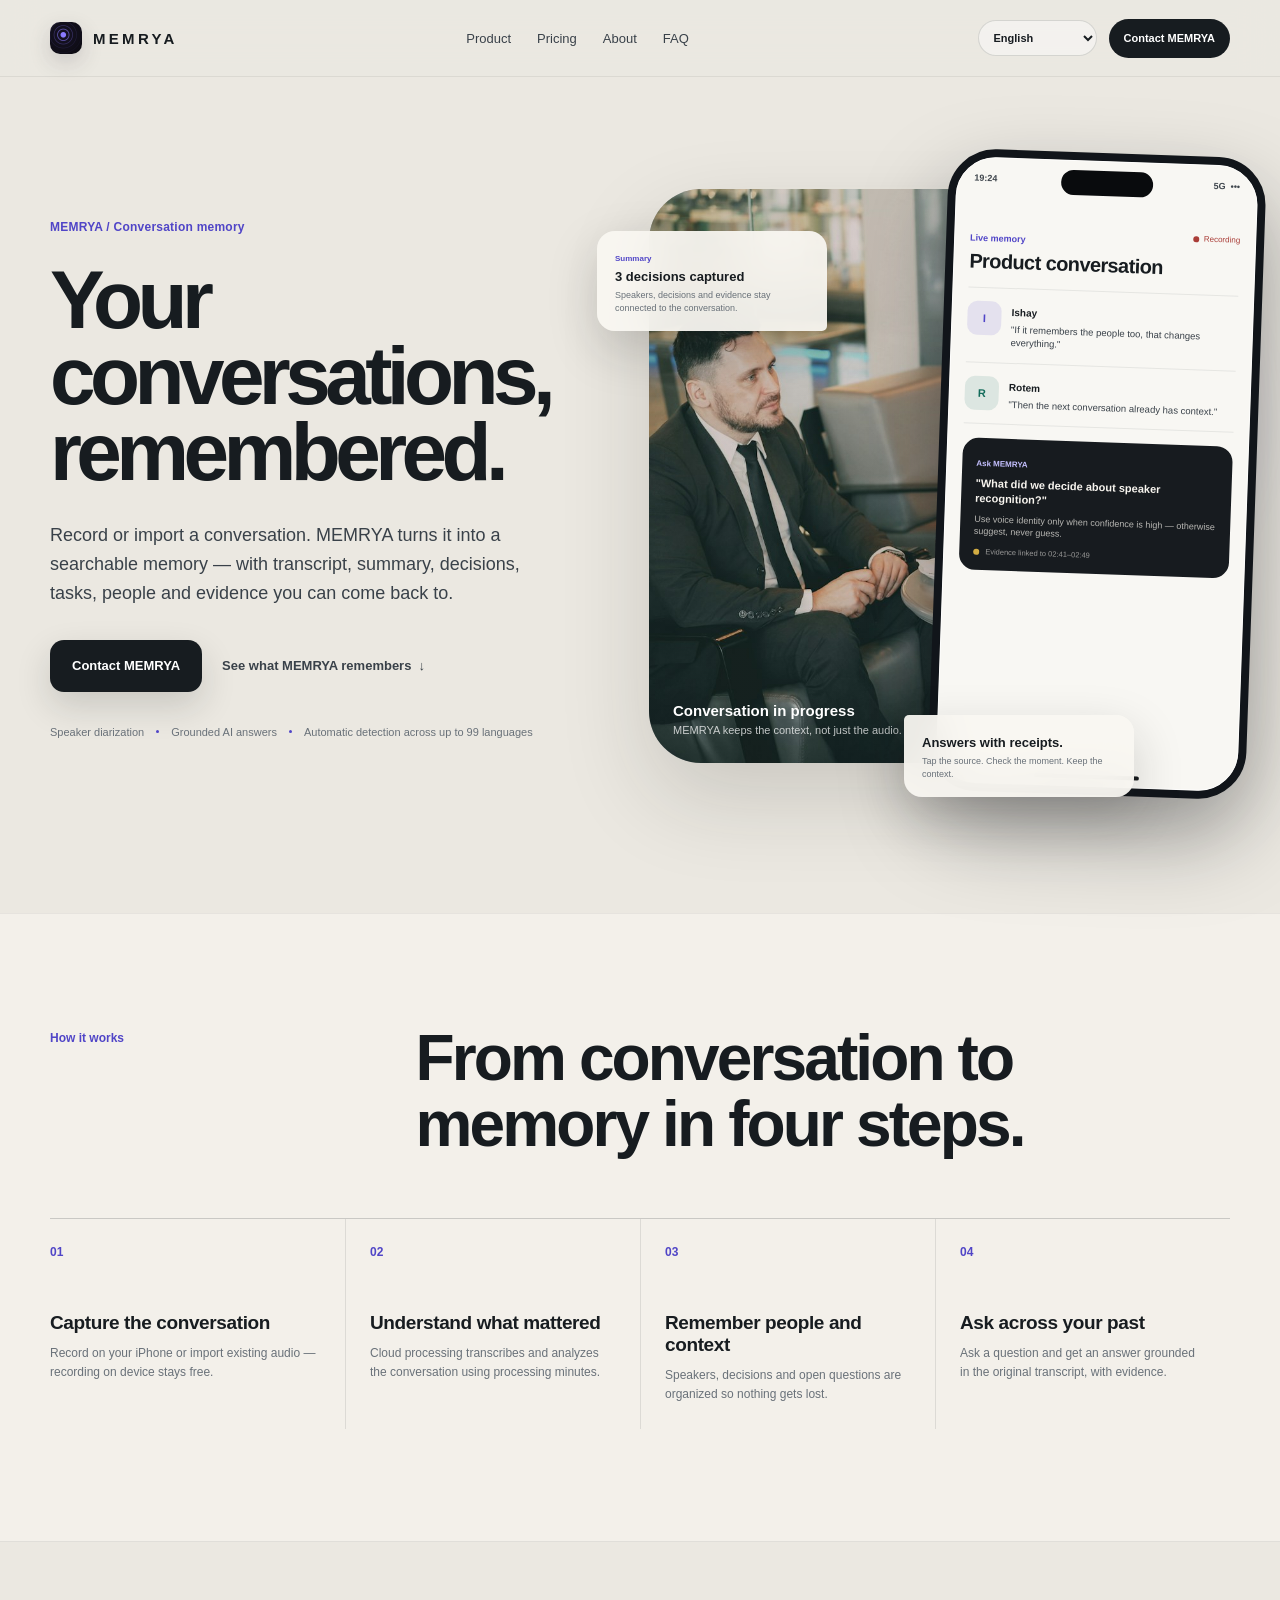
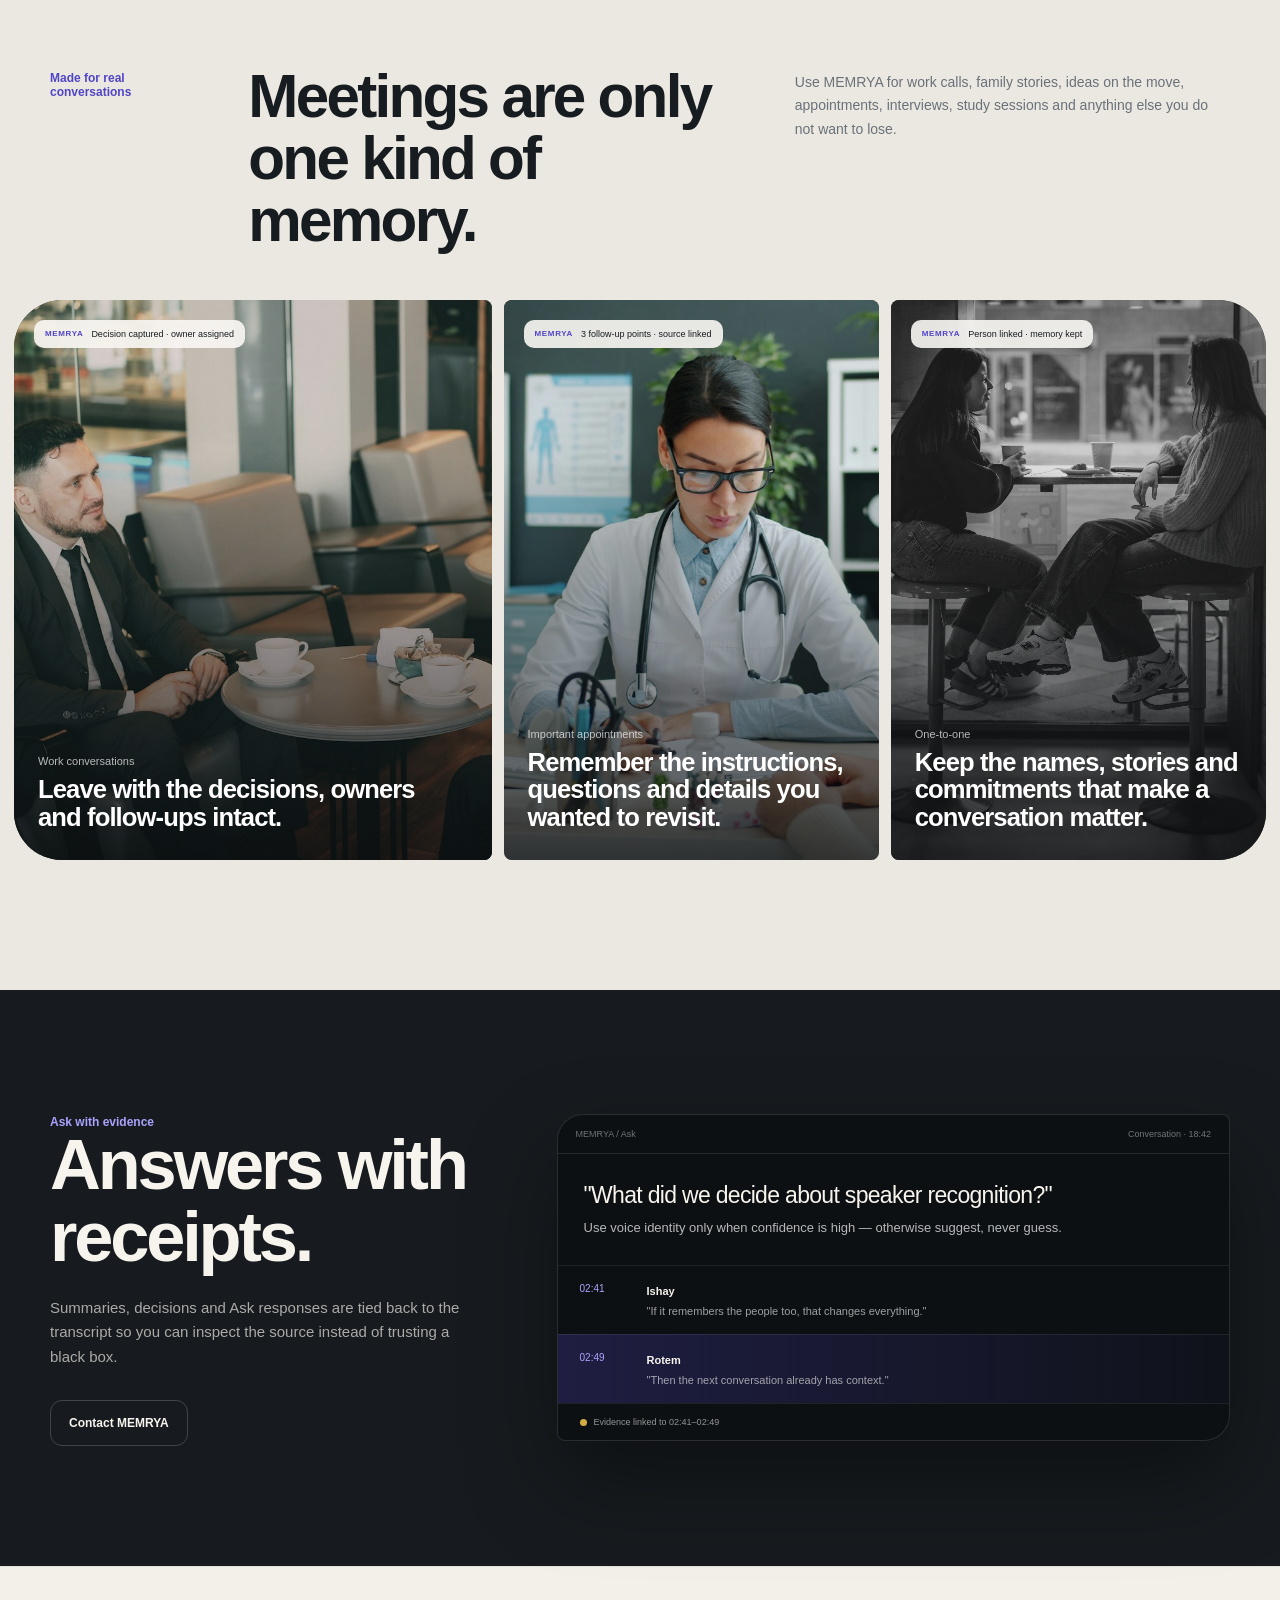
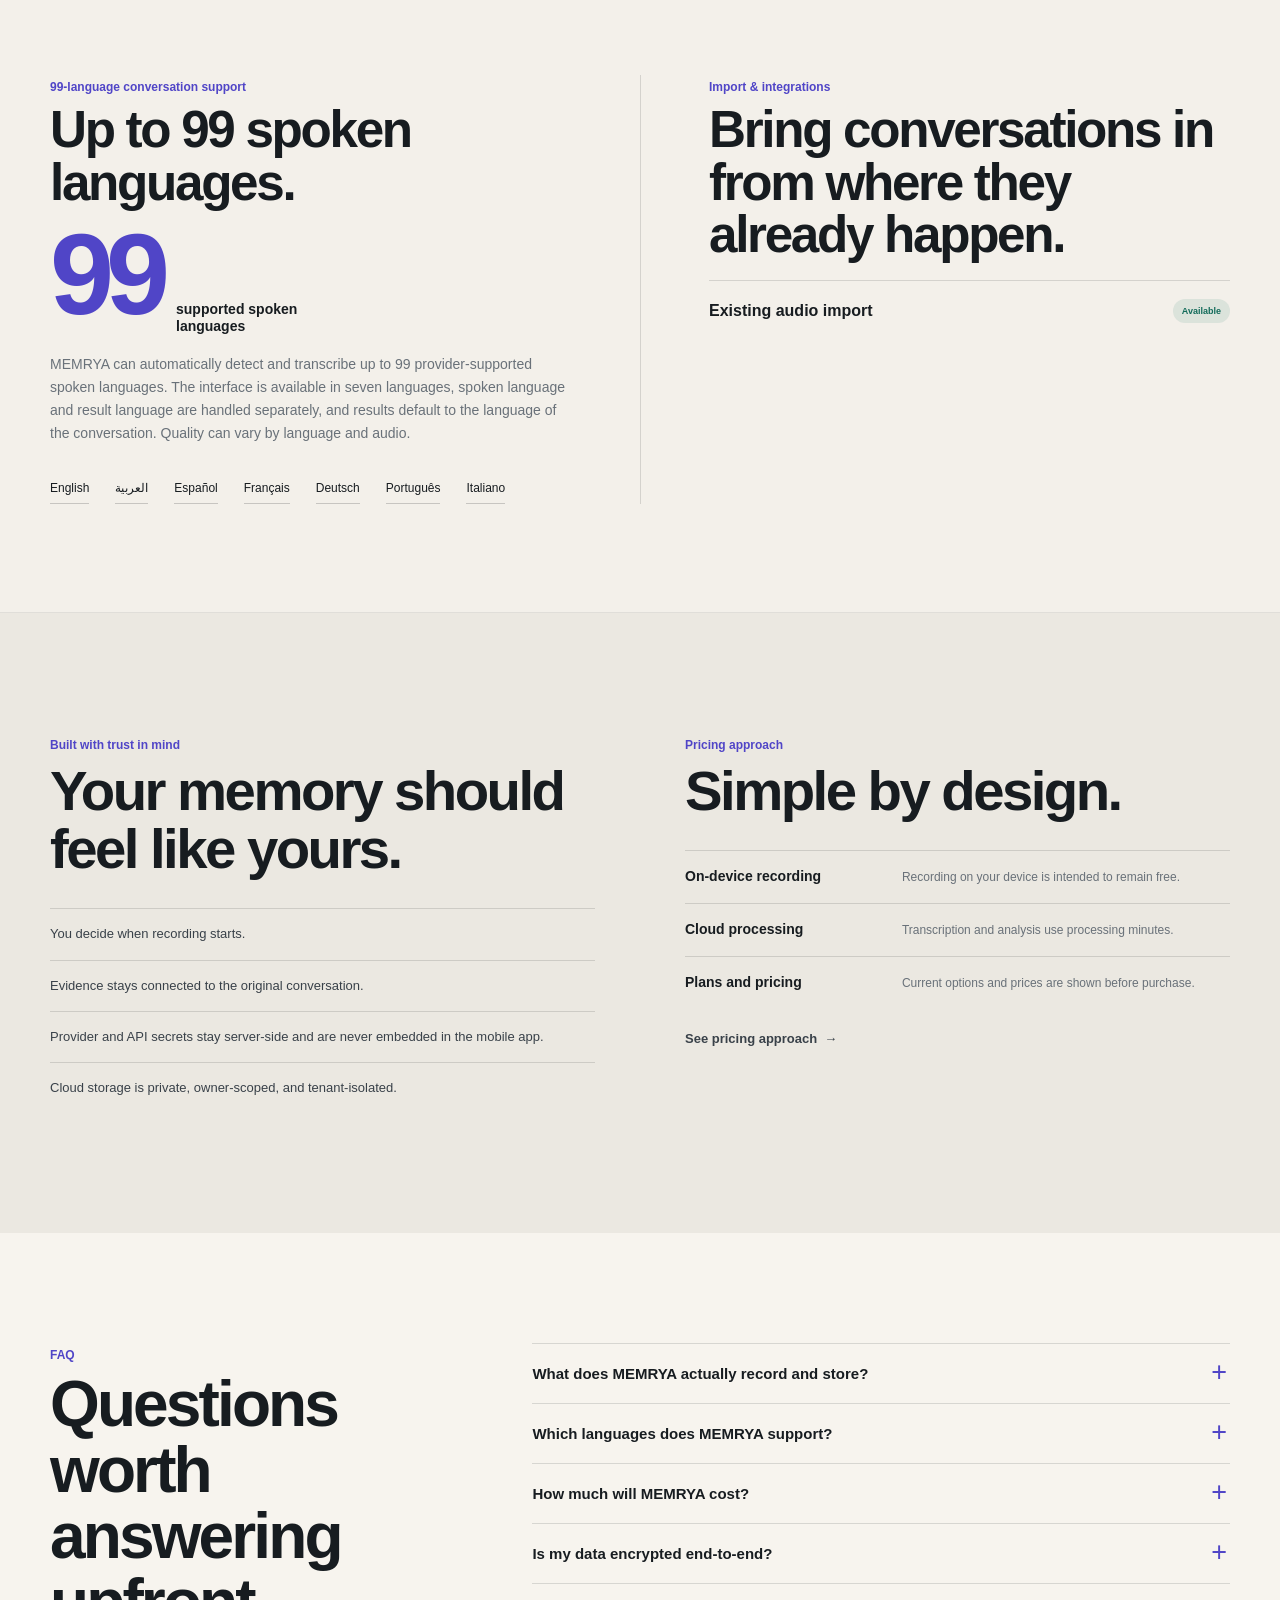
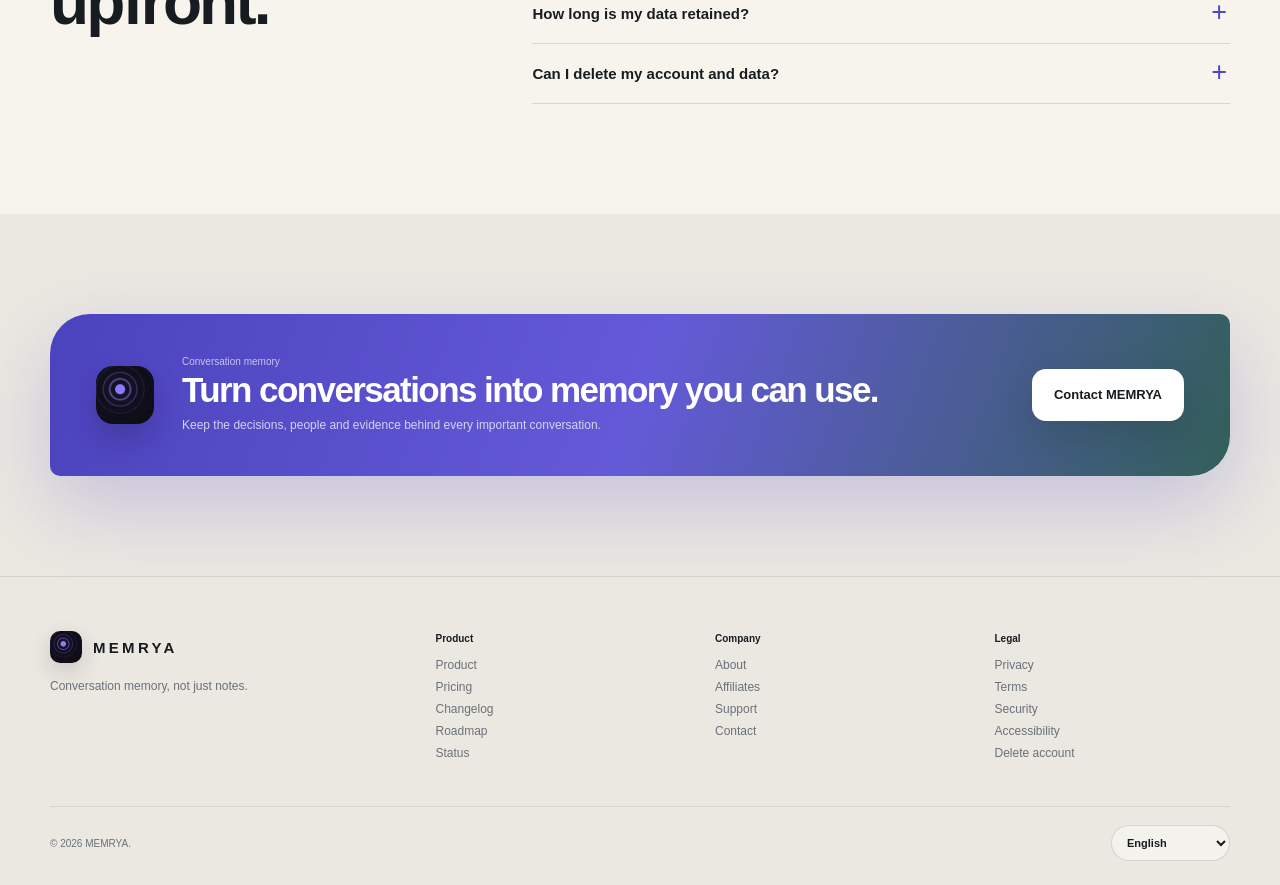
<file: index.html>
﻿<!doctype html>
<html lang="en" dir="ltr">
<head>
  <meta charset="utf-8">
  <meta name="viewport" content="width=device-width,initial-scale=1">
  <meta name="theme-color" content="#ebe8e1">
  <meta name="description" content="MEMRYA turns conversations into searchable memory with automatic language detection and transcription across up to 99 supported spoken languages.">
  <meta name="referrer" content="no-referrer">
  <meta http-equiv="Content-Security-Policy" content="default-src 'self'; img-src 'self'; style-src 'self'; script-src 'self'; font-src 'self'; connect-src 'none'; object-src 'none'; base-uri 'none'; form-action 'none'; frame-src 'none'">
  <meta name="robots" content="index,follow,max-image-preview:large">
  <meta property="og:title" content="MEMRYA | Your conversations, remembered.">
  <meta property="og:description" content="Conversation memory with automatic language detection and transcription across up to 99 supported spoken languages.">
  <meta property="og:type" content="website">
  <meta property="og:site_name" content="MEMRYA">
  <meta property="og:url" content="https://memrya.co/">
  <meta property="og:image" content="https://memrya.co/assets/og-memrya-v2.png">
  <meta property="og:image:secure_url" content="https://memrya.co/assets/og-memrya-v2.png">
  <meta property="og:image:width" content="1200">
  <meta property="og:image:height" content="630">
  <meta property="og:image:type" content="image/png">
  <meta property="og:image:alt" content="MEMRYA — Your conversations, remembered.">
  <meta name="twitter:card" content="summary_large_image">
  <meta name="twitter:title" content="MEMRYA | Your conversations, remembered.">
  <meta name="twitter:description" content="Conversation memory with automatic language detection and transcription across up to 99 supported spoken languages.">
  <meta name="twitter:image" content="https://memrya.co/assets/og-memrya-v2.png">
  <meta name="twitter:image:alt" content="MEMRYA — Your conversations, remembered.">
  <link rel="canonical" href="https://memrya.co/">
  <link rel="icon" href="./assets/icon.png">
  <link rel="stylesheet" href="./styles.css">
  <title>MEMRYA | Your conversations, remembered.</title>
</head>
<body class="home-page">  <a class="skip-link" href="#main">Skip to content</a>
  <header class="site-header">
    <div class="nav shell">
      <a class="brand" href="./index.html#top" aria-label="MEMRYA home">
        <img src="./assets/icon.png" alt="">
        <span>MEMRYA</span>
      </a>
      <nav class="nav-links" id="primary-nav" aria-label="Primary navigation">
        <a href="#product" data-i18n="nav.product">Product</a>
        <a href="./pricing.html" data-i18n="nav.pricing">Pricing</a>
        <a href="./about.html" data-i18n="nav.about">About</a>
        <a href="#faq" data-i18n="nav.faq">FAQ</a>
      </nav>
      <div class="nav-actions">
        <label class="locale-switch">
          <span class="sr-only" data-i18n="langswitch.label">Language</span>
          <select id="locale-switch" aria-label="Language"></select>
        </label>
        <a class="nav-cta" href="mailto:dev@memrya.co?subject=MEMRYA%20inquiry" data-i18n="hero.cta">Contact MEMRYA</a>
      </div>
      <button class="nav-toggle" type="button" aria-controls="primary-nav" aria-expanded="false" aria-label="Open menu">
        <span></span><span></span>
      </button>
    </div>
  </header>  <main id="main">
    <section class="hero-v2 shell" id="top">
      <div class="hero-copy-v2">
        <p class="brand-note">MEMRYA / Conversation memory</p>
        <h1><span data-i18n="hero.title1">Your conversations,</span><br><span data-i18n="hero.title2">remembered.</span></h1>
        <p class="hero-lede" data-i18n="hero.lede">Record or import a conversation. MEMRYA turns it into a searchable memory — with transcript, summary, decisions, tasks, people and evidence you can come back to.</p>
        <div class="hero-actions">
          <a class="primary-btn" href="mailto:dev@memrya.co?subject=MEMRYA%20inquiry" data-i18n="hero.cta">Contact MEMRYA</a>
          <a class="quiet-link" href="#product"><span data-i18n="hero.seeMore">See what MEMRYA remembers</span><span aria-hidden="true">↓</span></a>
        </div>
        <div class="hero-proof" aria-label="Product capabilities">
          <span data-i18n="hero.proof2">Speaker diarization</span>
          <span data-i18n="hero.proof3">Grounded AI answers</span>
          <span data-i18n="hero.proof1">Automatic detection across up to 99 languages</span>
        </div>
      </div>
      <div class="hero-visual-v2" aria-label="Conversation becoming a memory in MEMRYA">
        <figure class="hero-human">
          <img src="./assets/use-work.jpg" alt="Two professionals having a focused conversation">
          <figcaption><strong>Conversation in progress</strong><span>MEMRYA keeps the context, not just the audio.</span></figcaption>
        </figure>        <div class="iphone-frame">
          <div class="iphone-island" aria-hidden="true"></div>
          <div class="iphone-status"><span>19:24</span><span>5G&nbsp;&nbsp;•••</span></div>
          <div class="iphone-content">
            <div class="memory-head">
              <span data-i18n="hero.phoneLabel">LIVE MEMORY</span>
              <h3 data-i18n="hero.phoneTitle">Product conversation</h3>
              <small><i></i><span data-i18n="hero.recording">Recording</span></small>
            </div>
            <div class="speaker-row-v2">
              <div class="avatar violet">I</div>
              <div><strong data-i18n="hero.speakerAName">Ishay</strong><p data-i18n="hero.speakerAQuote">"If it remembers the people too, that changes everything."</p></div>
            </div>
            <div class="speaker-row-v2">
              <div class="avatar teal">R</div>
              <div><strong data-i18n="hero.speakerBName">Rotem</strong><p data-i18n="hero.speakerBQuote">"Then the next conversation already has context."</p></div>
            </div>
            <div class="ask-mini">
              <span data-i18n="hero.askKicker">ASK MEMRYA</span>
              <strong data-i18n="hero.askQuestion">"What did we decide about speaker recognition?"</strong>
              <p data-i18n="hero.askAnswer">Use voice identity only when confidence is high — otherwise suggest, never guess.</p>
              <small><i></i><span data-i18n="hero.evidenceLabel">Evidence linked to 02:41–02:49</span></small>
            </div>
          </div>
          <div class="iphone-home" aria-hidden="true"></div>
        </div>        <div class="hero-memory-card hero-memory-summary">
          <span data-i18n="hero.summaryKicker">SUMMARY</span>
          <strong data-i18n="hero.summaryTitle">3 decisions captured</strong>
          <p data-i18n="hero.summaryText">Speakers, decisions and evidence stay connected to the conversation.</p>
        </div>
        <div class="hero-memory-card hero-memory-proof">
          <strong data-i18n="features.card2Title">Answers with receipts.</strong>
          <p>Tap the source. Check the moment. Keep the context.</p>
        </div>
      </div>
    </section>    <section class="process-section" id="product">
      <div class="shell">
        <div class="split-heading">
          <p data-i18n="howitworks.eyebrow">How it works</p>
          <h2 data-i18n="howitworks.title">From conversation to memory in four steps.</h2>
        </div>
        <div class="process-line">
          <article><b>01</b><h3 data-i18n="howitworks.step1Title">Capture the conversation</h3><p data-i18n="howitworks.step1Desc">Record on your iPhone or import existing audio — recording on device stays free.</p></article>
          <article><b>02</b><h3 data-i18n="howitworks.step2Title">Understand what mattered</h3><p data-i18n="howitworks.step2Desc">Cloud processing transcribes and analyzes the conversation using processing minutes.</p></article>
          <article><b>03</b><h3 data-i18n="howitworks.step3Title">Remember people and context</h3><p data-i18n="howitworks.step3Desc">Speakers, decisions and open questions are organized so nothing gets lost.</p></article>
          <article><b>04</b><h3 data-i18n="howitworks.step4Title">Ask across your past</h3><p data-i18n="howitworks.step4Desc">Ask a question and get an answer grounded in the original transcript, with evidence.</p></article>
        </div>
      </div>
    </section>    <section class="story-section">
      <div class="shell story-intro">
        <p data-i18n="usecases.eyebrow">Made for real conversations</p>
        <h2 data-i18n="usecases.title">Meetings are only one kind of memory.</h2>
        <p data-i18n="usecases.desc">Use MEMRYA for work calls, family stories, ideas on the move, appointments, interviews, study sessions and anything else you do not want to lose.</p>
      </div>
      <div class="story-strip">
        <article class="story-panel story-work">
          <img src="./assets/use-work.jpg" loading="lazy" alt="Two professionals talking across a table">
          <div class="story-shade"></div>
          <div class="story-copy"><span data-i18n="usecases.morningTitle">At work</span><h3 data-i18n="usecases.morningDesc">Leave the conversation with decisions, owners and follow-ups intact.</h3></div>
          <div class="memory-tag"><b>MEMRYA</b><span>Decision captured · owner assigned</span></div>
        </article>
        <article class="story-panel story-health">
          <img src="./assets/use-health.jpg" loading="lazy" alt="Doctor speaking with a patient during an appointment">
          <div class="story-shade"></div>
          <div class="story-copy"><span data-i18n="usecases.middayTitle">Important appointments</span><h3 data-i18n="usecases.middayDesc">Remember the instructions, questions and details you wanted to revisit.</h3></div>
          <div class="memory-tag"><b>MEMRYA</b><span>3 follow-up points · source linked</span></div>
        </article>
        <article class="story-panel story-life">
          <img src="./assets/use-life.jpg" loading="lazy" alt="Two people having a personal conversation at a cafe">
          <div class="story-shade"></div>
          <div class="story-copy"><span data-i18n="usecases.eveningTitle">One-to-one</span><h3 data-i18n="usecases.eveningDesc">Keep the names, stories and commitments that make a conversation matter.</h3></div>
          <div class="memory-tag"><b>MEMRYA</b><span>Person linked · memory kept</span></div>
        </article>
      </div>
    </section>    <section class="product-demo">
      <div class="shell product-demo-grid">
        <div class="demo-copy">
          <p>Ask with evidence</p>
          <h2 data-i18n="features.card2Title">Answers with receipts.</h2>
          <p data-i18n="features.card2Desc">Summaries, decisions and Ask responses are tied back to the transcript so you can inspect the source instead of trusting a black box.</p>
          <a class="mid-cta" href="mailto:dev@memrya.co?subject=MEMRYA%20inquiry" data-i18n="hero.cta">Contact MEMRYA</a>
        </div>
        <div class="evidence-console">
          <div class="console-top"><span>MEMRYA / Ask</span><span>Conversation · 18:42</span></div>
          <div class="console-question" data-i18n="hero.askQuestion">"What did we decide about speaker recognition?"</div>
          <div class="console-answer" data-i18n="hero.askAnswer">Use voice identity only when confidence is high — otherwise suggest, never guess.</div>
          <div class="source-line">
            <span class="source-time">02:41</span>
            <div><strong data-i18n="hero.speakerAName">Ishay</strong><p data-i18n="hero.speakerAQuote">"If it remembers the people too, that changes everything."</p></div>
          </div>
          <div class="source-line selected">
            <span class="source-time">02:49</span>
            <div><strong data-i18n="hero.speakerBName">Rotem</strong><p data-i18n="hero.speakerBQuote">"Then the next conversation already has context."</p></div>
          </div>
          <div class="evidence-foot"><i></i><span data-i18n="hero.evidenceLabel">Evidence linked to 02:41–02:49</span></div>
        </div>
      </div>
    </section>    <section class="language-integrations" id="languages">
      <div class="shell dual-feature">
        <div class="language-feature">
          <p data-i18n="multilingual.eyebrow">99-language conversation support</p>
          <h2 data-i18n="multilingual.title">Up to 99 spoken languages.</h2>
          <div class="language-stat"><strong>99</strong><span data-i18n="multilingual.statLabel">supported spoken languages</span></div>
          <p data-i18n="multilingual.desc">MEMRYA can automatically detect and transcribe up to 99 provider-supported spoken languages. The interface is available in seven languages, spoken language and result language are handled separately, and results default to the language of the conversation. Quality can vary by language and audio.</p>
          <div class="language-list"><span>English</span><span>العربية</span><span>Español</span><span>Français</span><span>Deutsch</span><span>Português</span><span>Italiano</span></div>
        </div>
        <div class="integration-feature">
          <p data-i18n="integrations.eyebrow">Import & integrations</p>
          <h2 data-i18n="integrations.title">Bring conversations in from where they already happen.</h2>
          <div class="integration-row"><strong data-i18n="integrations.audioTitle">Existing audio import</strong><span class="state live" data-i18n="integrations.audioBadge">Available</span></div>
        </div>
      </div>
    </section>    <section class="trust-pricing">
      <div class="shell trust-pricing-grid">
        <div class="trust-column">
          <p data-i18n="trust.eyebrow">Built with trust in mind</p>
          <h2 data-i18n="trust.title">Your memory should feel like yours.</h2>
          <ul class="trust-lines">
            <li data-i18n="trust.point1">You decide when recording starts.</li>
            <li data-i18n="trust.point2">Evidence stays connected to the original conversation.</li>
            <li data-i18n="trust.point4">Provider and API secrets stay server-side and are never embedded in the mobile app.</li>
            <li data-i18n="trust.point5">Cloud storage is private, owner-scoped, and tenant-isolated.</li>
          </ul>
        </div>
        <div class="pricing-column">
          <p data-i18n="pricing.eyebrow">Pricing approach</p>
          <h2 data-i18n="pricing.title">Simple by design.</h2>
          <div class="price-line"><strong data-i18n="pricing.onDeviceTitle">On-device recording</strong><span data-i18n="pricing.onDeviceDesc">Recording on your device is intended to remain free.</span></div>
          <div class="price-line"><strong data-i18n="pricing.cloudTitle">Cloud processing</strong><span data-i18n="pricing.cloudDesc">Transcription and analysis use processing minutes.</span></div>
          <div class="price-line"><strong data-i18n="pricing.launchTitle">Plans and pricing</strong><span data-i18n="pricing.launchDesc">Current options and prices are shown before purchase.</span></div>
          <a class="quiet-link" href="./pricing.html">See pricing approach <span aria-hidden="true">→</span></a>
        </div>
      </div>
    </section>    <section class="faq-section-v2" id="faq">
      <div class="shell faq-grid">
        <div class="faq-heading"><p data-i18n="faq.eyebrow">FAQ</p><h2 data-i18n="faq.title">Questions worth answering upfront.</h2></div>
        <div class="faq-list">
          <details><summary data-i18n="faq.q1">What does MEMRYA actually record and store?</summary><p data-i18n="faq.a1">MEMRYA turns a recorded or imported conversation into a transcript, summary, decisions, people and evidence you can search later. Cloud storage is private and access is owner-scoped.</p></details>
          <details><summary data-i18n="faq.q3">Which languages does MEMRYA support?</summary><p data-i18n="faq.a3">MEMRYA can automatically detect and transcribe up to 99 provider-supported spoken languages. The interface is available in English, Arabic, Spanish, French, German, Portuguese and Italian. Quality can vary by language and audio.</p></details>
          <details><summary data-i18n="faq.q5">How much will MEMRYA cost?</summary><p data-i18n="faq.a5">Recording on device is intended to stay free. Cloud processing uses processing minutes. Final App Store and subscription pricing has not been set publicly yet.</p></details>
          <details><summary data-i18n="faq.q6">Is my data encrypted end-to-end?</summary><p data-i18n="faq.a6">We do not claim end-to-end encryption. Cloud storage is private and access-scoped to your account, provider secrets stay server-side, and tenant isolation is a product invariant.</p></details>
          <details><summary data-i18n="faq.q7">How long is my data retained?</summary><p data-i18n="faq.a7">See the Privacy page for current information about storage, retention and deletion controls.</p></details>
          <details><summary data-i18n="faq.q8">Can I delete my account and data?</summary><p data-i18n="faq.a8">Use the Delete account page or contact dev@memrya.co to request export or deletion of your account and data.</p></details>
        </div>
      </div>
    </section>    <section class="final-cta-v2 shell">
      <div class="final-cta-inner-v2">
        <img src="./assets/icon.png" alt="">
        <div>
          <p data-i18n="cta.eyebrow">Conversation memory</p>
          <h2 data-i18n="cta.title">Turn conversations into memory you can use.</h2>
          <p data-i18n="cta.desc">Keep the decisions, people and evidence behind every important conversation.</p>
        </div>
        <a class="primary-btn light" href="mailto:dev@memrya.co?subject=MEMRYA%20inquiry" data-i18n="hero.cta">Contact MEMRYA</a>
      </div>
    </section>
  </main>  <footer class="footer-deep">
    <div class="shell footer-grid">
      <div class="footer-brand-col">
        <a class="brand" href="./index.html#top"><img src="./assets/icon.png" alt=""><span>MEMRYA</span></a>
        <p data-i18n="footer.tagline">Conversation memory, not just notes.</p>
      </div>
      <div><h4 data-i18n="footer.colProduct">Product</h4><a href="#product" data-i18n="nav.product">Product</a><a href="./pricing.html" data-i18n="nav.pricing">Pricing</a><a href="./changelog.html" data-i18n="footer.changelog">Changelog</a><a href="./roadmap.html" data-i18n="footer.roadmap">Roadmap</a><a href="./status.html" data-i18n="footer.status">Status</a></div>
      <div><h4 data-i18n="footer.colCompany">Company</h4><a href="./about.html" data-i18n="nav.about">About</a><a href="./affiliates.html" data-i18n="footer.affiliates">Affiliates</a><a href="./support.html" data-i18n="footer.support">Support</a><a href="mailto:dev@memrya.co" data-i18n="nav.contact">Contact</a></div>
      <div><h4 data-i18n="footer.colLegal">Legal</h4><a href="./privacy.html" data-i18n="footer.privacy">Privacy</a><a href="./terms.html" data-i18n="footer.terms">Terms</a><a href="./security.html" data-i18n="footer.security">Security</a><a href="./accessibility.html" data-i18n="footer.accessibility">Accessibility</a><a href="./delete-account.html" data-i18n="footer.deleteAccount">Delete account</a></div>
    </div>
    <div class="shell footer-bottom"><p data-i18n="footer.copyright">© 2026 MEMRYA.</p><label class="locale-switch footer-locale"><span class="sr-only" data-i18n="langswitch.label">Language</span><select class="locale-switch-control" aria-label="Language"></select></label></div>
  </footer>
  <script src="./i18n.js" defer></script>
  <script src="./script.js" defer></script>
</body>
</html>
</file>
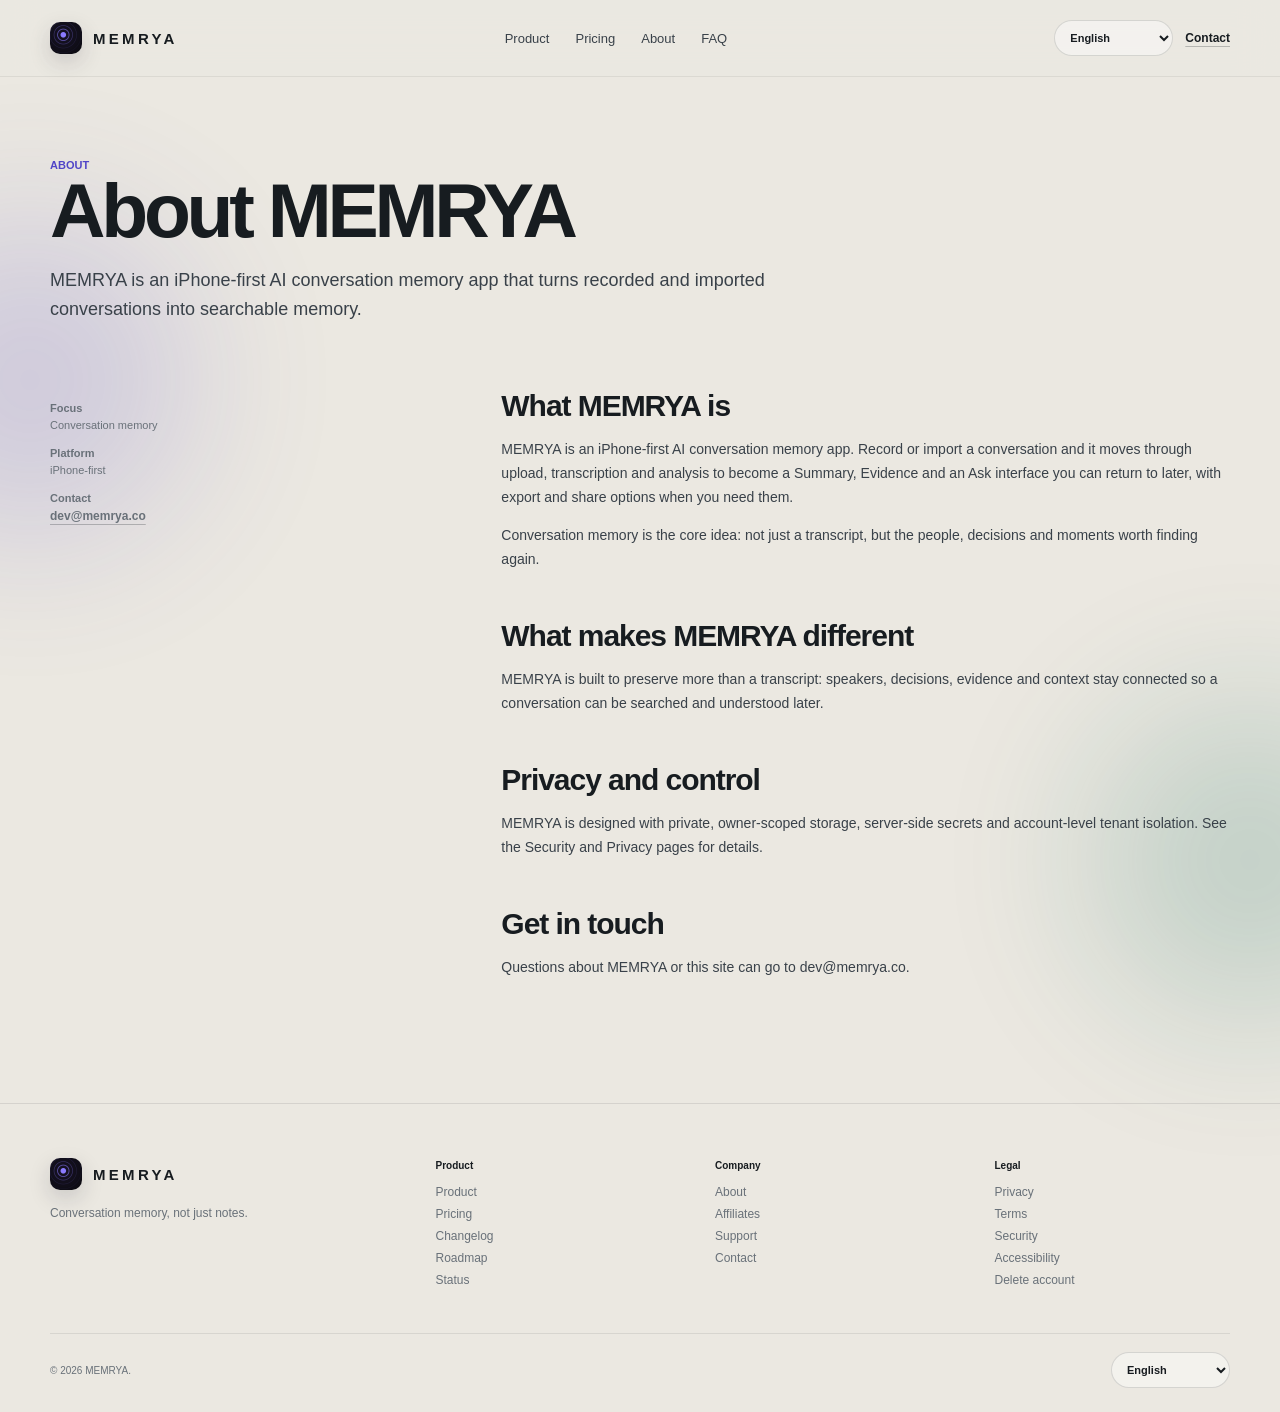
<file: about.html>
﻿<!doctype html>
<html lang="en" dir="ltr">
<head>
  <meta charset="utf-8">
  <meta name="viewport" content="width=device-width,initial-scale=1">
  <meta name="theme-color" content="#e7e3da">
  <meta name="description" content="MEMRYA is an iPhone-first AI conversation memory app that turns recorded and imported conversations into searchable memory.">
  <meta name="referrer" content="no-referrer">
  <meta http-equiv="Content-Security-Policy" content="default-src 'self'; img-src 'self'; style-src 'self'; script-src 'self'; font-src 'self'; connect-src 'none'; object-src 'none'; base-uri 'none'; form-action 'none'; frame-src 'none'">
  <meta name="robots" content="index,follow,max-image-preview:large">
  <meta property="og:title" content="About MEMRYA">
  <meta property="og:description" content="An iPhone-first AI conversation memory app for searchable conversation memory.">
  <meta property="og:type" content="website">
  <meta property="og:site_name" content="MEMRYA">
  <meta property="og:url" content="https://memrya.co/about.html">
  <meta property="og:image" content="https://memrya.co/assets/og-memrya-v2.png">
  <meta property="og:image:secure_url" content="https://memrya.co/assets/og-memrya-v2.png">
  <meta property="og:image:width" content="1200">
  <meta property="og:image:height" content="630">
  <meta property="og:image:type" content="image/png">
  <meta property="og:image:alt" content="MEMRYA — Your conversations, remembered.">
  <meta name="twitter:card" content="summary_large_image">
  <meta name="twitter:title" content="About MEMRYA">
  <meta name="twitter:description" content="An iPhone-first AI conversation memory app for searchable conversation memory.">
  <meta name="twitter:image" content="https://memrya.co/assets/og-memrya-v2.png">
  <meta name="twitter:image:alt" content="MEMRYA — Your conversations, remembered.">
  <link rel="canonical" href="https://memrya.co/about.html">
  <link rel="icon" href="./assets/icon.png">
  <link rel="stylesheet" href="./styles.css">
  <title>About MEMRYA</title>
</head>
<body>
  <a class="skip-link" href="#main">Skip to content</a>
  <div class="page-glow page-glow-a" aria-hidden="true"></div>
  <div class="page-glow page-glow-b" aria-hidden="true"></div>
  <header class="site-header">
    <div class="nav shell">
      <a class="brand" href="./index.html#top" aria-label="MEMRYA home">
        <img src="./assets/icon.png" alt="">
        <span>MEMRYA</span>
      </a>
      <nav class="nav-links" id="primary-nav" aria-label="Primary navigation">
        <a href="./index.html#product" data-i18n="nav.product">Product</a>
        <a href="./pricing.html" data-i18n="nav.pricing">Pricing</a>
        <a href="./about.html" data-i18n="nav.about">About</a>
        <a href="./index.html#faq" data-i18n="nav.faq">FAQ</a>
      </nav>
      <div class="nav-actions">
        <label class="locale-switch">
          <span class="sr-only" data-i18n="langswitch.label">Language</span>
          <select id="locale-switch" aria-label="Language"></select>
        </label>
        <a class="ghost-link" href="mailto:dev@memrya.co" data-i18n="nav.contact">Contact</a>
      </div>
      <button class="nav-toggle" type="button" aria-controls="primary-nav" aria-expanded="false" aria-label="Open menu">
        <span></span><span></span>
      </button>
    </div>
  </header>
  <main id="main" class="utility-main">
    <div class="shell">
      <div class="utility-hero reveal">
        <span class="eyebrow">ABOUT</span>
        <h1 data-i18n="page.about.title">About MEMRYA</h1>
        <p data-i18n="page.about.intro">MEMRYA is an iPhone-first AI conversation memory app that turns recorded and imported conversations into searchable memory.</p>
      </div>
      <div class="utility-grid">
        <aside class="utility-aside reveal">
          <p><strong>Focus</strong><br>Conversation memory</p>
          <p><strong>Platform</strong><br>iPhone-first</p>
          <p><strong>Contact</strong><br><a class="ghost-link" href="mailto:dev@memrya.co">dev@memrya.co</a></p>
        </aside>
        <div class="utility-content reveal">
          <h2>What MEMRYA is</h2>
          <p>MEMRYA is an iPhone-first AI conversation memory app. Record or import a conversation and it moves through upload, transcription and analysis to become a Summary, Evidence and an Ask interface you can return to later, with export and share options when you need them.</p>
          <p>Conversation memory is the core idea: not just a transcript, but the people, decisions and moments worth finding again.</p>

          <h2>What makes MEMRYA different</h2>
          <p>MEMRYA is built to preserve more than a transcript: speakers, decisions, evidence and context stay connected so a conversation can be searched and understood later.</p>

          <h2>Privacy and control</h2>
          <p>MEMRYA is designed with private, owner-scoped storage, server-side secrets and account-level tenant isolation. See the Security and Privacy pages for details.</p>

          <h2>Get in touch</h2>
          <p>Questions about MEMRYA or this site can go to <a href="mailto:dev@memrya.co">dev@memrya.co</a>.</p>
        </div>
      </div>
    </div>
  </main>
  <footer class="footer-deep">
    <div class="shell footer-grid">
      <div class="footer-brand-col">
        <a class="brand" href="./index.html#top"><img src="./assets/icon.png" alt=""><span>MEMRYA</span></a>
        <p data-i18n="footer.tagline">Conversation memory, not just notes.</p>
      </div>
      <div><h4 data-i18n="footer.colProduct">Product</h4><a href="./index.html#product" data-i18n="nav.product">Product</a><a href="./pricing.html" data-i18n="nav.pricing">Pricing</a><a href="./changelog.html" data-i18n="footer.changelog">Changelog</a><a href="./roadmap.html" data-i18n="footer.roadmap">Roadmap</a><a href="./status.html" data-i18n="footer.status">Status</a></div>
      <div><h4 data-i18n="footer.colCompany">Company</h4><a href="./about.html" data-i18n="nav.about">About</a><a href="./affiliates.html" data-i18n="footer.affiliates">Affiliates</a><a href="./support.html" data-i18n="footer.support">Support</a><a href="mailto:dev@memrya.co" data-i18n="nav.contact">Contact</a></div>
      <div><h4 data-i18n="footer.colLegal">Legal</h4><a href="./privacy.html" data-i18n="footer.privacy">Privacy</a><a href="./terms.html" data-i18n="footer.terms">Terms</a><a href="./security.html" data-i18n="footer.security">Security</a><a href="./accessibility.html" data-i18n="footer.accessibility">Accessibility</a><a href="./delete-account.html" data-i18n="footer.deleteAccount">Delete account</a></div>
    </div>
    <div class="shell footer-bottom"><p data-i18n="footer.copyright">© 2026 MEMRYA.</p><label class="locale-switch footer-locale"><span class="sr-only" data-i18n="langswitch.label">Language</span><select class="locale-switch-control" aria-label="Language"></select></label></div>
  </footer>
  <script src="./i18n.js" defer></script>
  <script src="./script.js" defer></script>
</body>
</html>
</file>
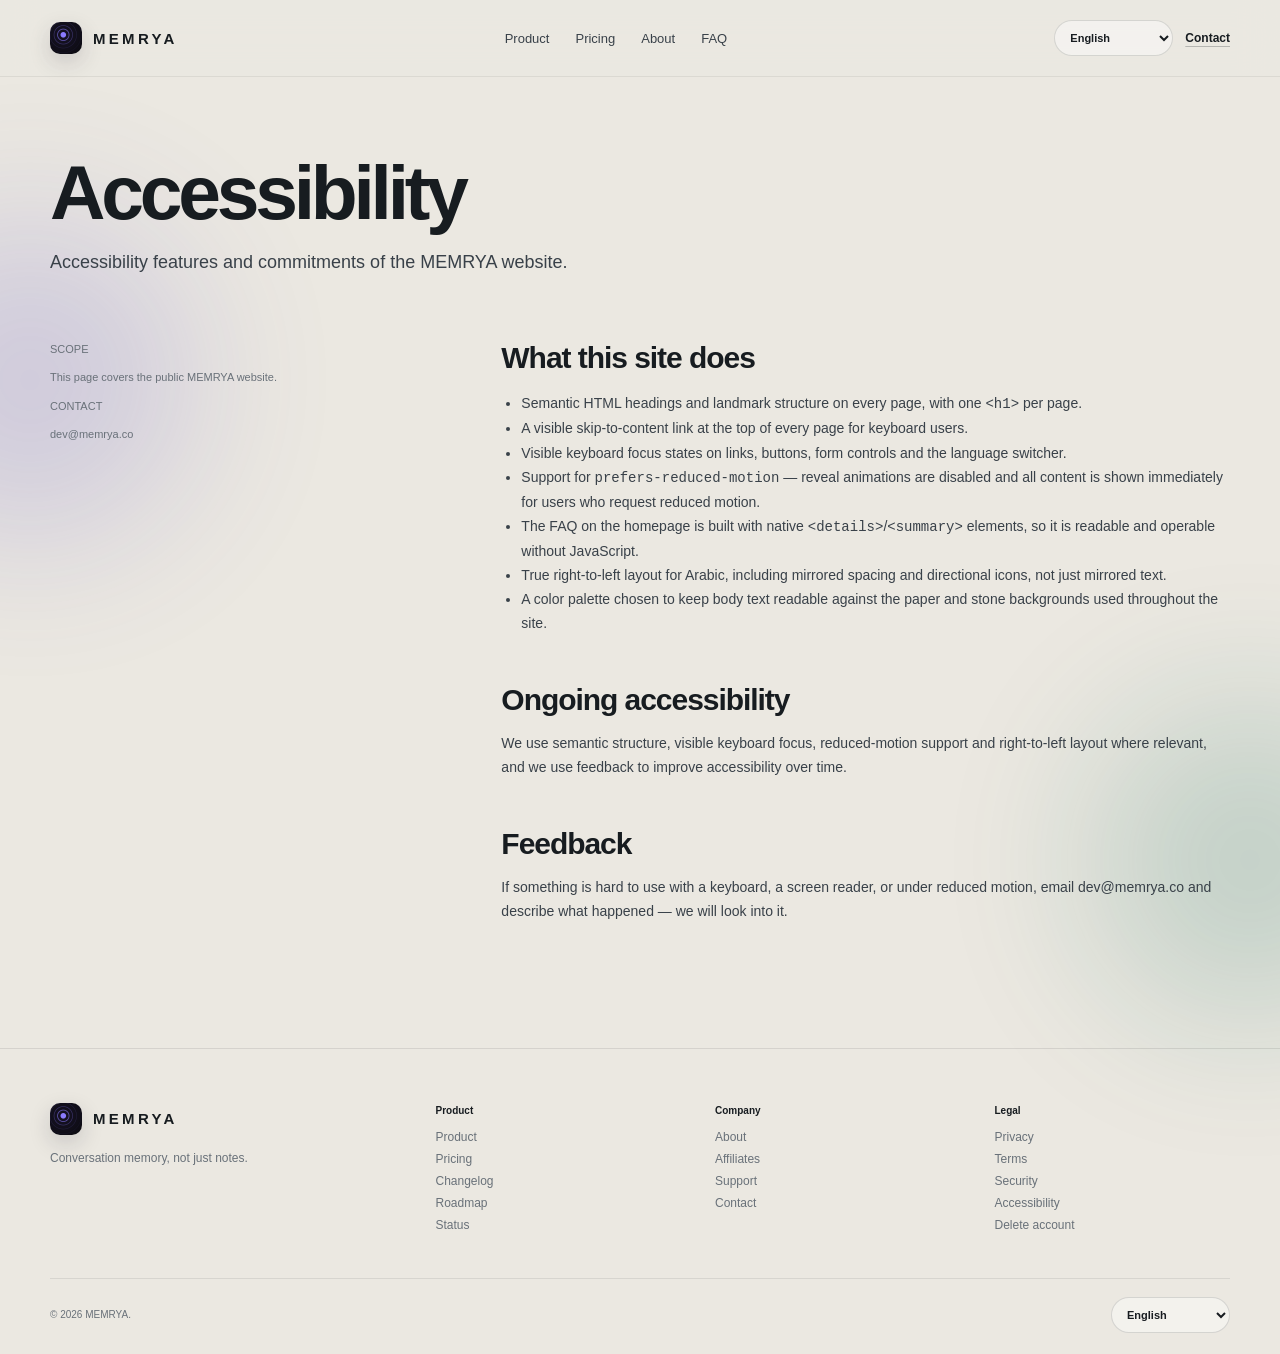
<file: accessibility.html>
﻿<!doctype html>
<html lang="en" dir="ltr">
<head>
  <meta charset="utf-8">
  <meta name="viewport" content="width=device-width,initial-scale=1">
  <meta name="theme-color" content="#e7e3da">
  <meta name="description" content="Accessibility features of the MEMRYA website, including semantic structure, keyboard focus, reduced motion and right-to-left support.">
  <meta name="referrer" content="no-referrer">
  <meta http-equiv="Content-Security-Policy" content="default-src 'self'; img-src 'self'; style-src 'self'; script-src 'self'; font-src 'self'; connect-src 'none'; object-src 'none'; base-uri 'none'; form-action 'none'; frame-src 'none'">
  <meta name="robots" content="index,follow,max-image-preview:large">
  <meta property="og:title" content="Accessibility — MEMRYA">
  <meta property="og:description" content="Accessibility features and commitments of the MEMRYA website.">
  <meta property="og:type" content="website">
  <meta property="og:site_name" content="MEMRYA">
  <meta property="og:url" content="https://memrya.co/accessibility.html">
  <meta property="og:image" content="https://memrya.co/assets/og-memrya-v2.png">
  <meta property="og:image:secure_url" content="https://memrya.co/assets/og-memrya-v2.png">
  <meta property="og:image:width" content="1200">
  <meta property="og:image:height" content="630">
  <meta property="og:image:type" content="image/png">
  <meta property="og:image:alt" content="MEMRYA — Your conversations, remembered.">
  <meta name="twitter:card" content="summary_large_image">
  <meta name="twitter:title" content="Accessibility — MEMRYA">
  <meta name="twitter:description" content="Accessibility features and commitments of the MEMRYA website.">
  <meta name="twitter:image" content="https://memrya.co/assets/og-memrya-v2.png">
  <meta name="twitter:image:alt" content="MEMRYA — Your conversations, remembered.">
  <link rel="canonical" href="https://memrya.co/accessibility.html">
  <link rel="icon" href="./assets/icon.png">
  <link rel="stylesheet" href="./styles.css">
  <title>Accessibility — MEMRYA</title>
</head>
<body>
  <a class="skip-link" href="#main">Skip to content</a>
  <div class="page-glow page-glow-a" aria-hidden="true"></div>
  <div class="page-glow page-glow-b" aria-hidden="true"></div>
  <header class="site-header">
    <div class="nav shell">
      <a class="brand" href="./index.html#top" aria-label="MEMRYA home">
        <img src="./assets/icon.png" alt="">
        <span>MEMRYA</span>
      </a>
      <nav class="nav-links" id="primary-nav" aria-label="Primary navigation">
        <a href="./index.html#product" data-i18n="nav.product">Product</a>
        <a href="./pricing.html" data-i18n="nav.pricing">Pricing</a>
        <a href="./about.html" data-i18n="nav.about">About</a>
        <a href="./index.html#faq" data-i18n="nav.faq">FAQ</a>
      </nav>
      <div class="nav-actions">
        <label class="locale-switch">
          <span class="sr-only" data-i18n="langswitch.label">Language</span>
          <select id="locale-switch" aria-label="Language"></select>
        </label>
        <a class="ghost-link" href="mailto:dev@memrya.co" data-i18n="nav.contact">Contact</a>
      </div>
      <button class="nav-toggle" type="button" aria-controls="primary-nav" aria-expanded="false" aria-label="Open menu">
        <span></span><span></span>
      </button>
    </div>
  </header>
  <main id="main" class="utility-main">
    <div class="shell">
      <div class="utility-hero reveal">
        <h1 data-i18n="page.accessibility.title">Accessibility</h1>
        <p data-i18n="page.accessibility.intro">Accessibility features and commitments of the MEMRYA website.</p>
      </div>
      <div class="utility-grid">
        <aside class="utility-aside reveal">
          <span class="eyebrow">SCOPE</span>
          <p>This page covers the public MEMRYA website.</p>
          <span class="eyebrow">CONTACT</span>
          <p><a href="mailto:dev@memrya.co">dev@memrya.co</a></p>
        </aside>
        <div class="utility-content reveal">
          <h2>What this site does</h2>
          <ul>
            <li>Semantic HTML headings and landmark structure on every page, with one <code>&lt;h1&gt;</code> per page.</li>
            <li>A visible skip-to-content link at the top of every page for keyboard users.</li>
            <li>Visible keyboard focus states on links, buttons, form controls and the language switcher.</li>
            <li>Support for <code>prefers-reduced-motion</code> — reveal animations are disabled and all content is shown immediately for users who request reduced motion.</li>
            <li>The FAQ on the homepage is built with native <code>&lt;details&gt;</code>/<code>&lt;summary&gt;</code> elements, so it is readable and operable without JavaScript.</li>
            <li>True right-to-left layout for Arabic, including mirrored spacing and directional icons, not just mirrored text.</li>
            <li>A color palette chosen to keep body text readable against the paper and stone backgrounds used throughout the site.</li>
          </ul>
          <h2>Ongoing accessibility</h2>
          <p>We use semantic structure, visible keyboard focus, reduced-motion support and right-to-left layout where relevant, and we use feedback to improve accessibility over time.</p>
          <h2>Feedback</h2>
          <p>If something is hard to use with a keyboard, a screen reader, or under reduced motion, email <a href="mailto:dev@memrya.co">dev@memrya.co</a> and describe what happened — we will look into it.</p>
        </div>
      </div>
    </div>
  </main>
  <footer class="footer-deep">
    <div class="shell footer-grid">
      <div class="footer-brand-col">
        <a class="brand" href="./index.html#top"><img src="./assets/icon.png" alt=""><span>MEMRYA</span></a>
        <p data-i18n="footer.tagline">Conversation memory, not just notes.</p>
      </div>
      <div><h4 data-i18n="footer.colProduct">Product</h4><a href="./index.html#product" data-i18n="nav.product">Product</a><a href="./pricing.html" data-i18n="nav.pricing">Pricing</a><a href="./changelog.html" data-i18n="footer.changelog">Changelog</a><a href="./roadmap.html" data-i18n="footer.roadmap">Roadmap</a><a href="./status.html" data-i18n="footer.status">Status</a></div>
      <div><h4 data-i18n="footer.colCompany">Company</h4><a href="./about.html" data-i18n="nav.about">About</a><a href="./affiliates.html" data-i18n="footer.affiliates">Affiliates</a><a href="./support.html" data-i18n="footer.support">Support</a><a href="mailto:dev@memrya.co" data-i18n="nav.contact">Contact</a></div>
      <div><h4 data-i18n="footer.colLegal">Legal</h4><a href="./privacy.html" data-i18n="footer.privacy">Privacy</a><a href="./terms.html" data-i18n="footer.terms">Terms</a><a href="./security.html" data-i18n="footer.security">Security</a><a href="./accessibility.html" data-i18n="footer.accessibility">Accessibility</a><a href="./delete-account.html" data-i18n="footer.deleteAccount">Delete account</a></div>
    </div>
    <div class="shell footer-bottom"><p data-i18n="footer.copyright">© 2026 MEMRYA.</p><label class="locale-switch footer-locale"><span class="sr-only" data-i18n="langswitch.label">Language</span><select class="locale-switch-control" aria-label="Language"></select></label></div>
  </footer>
  <script src="./i18n.js" defer></script>
  <script src="./script.js" defer></script>
</body>
</html>
</file>
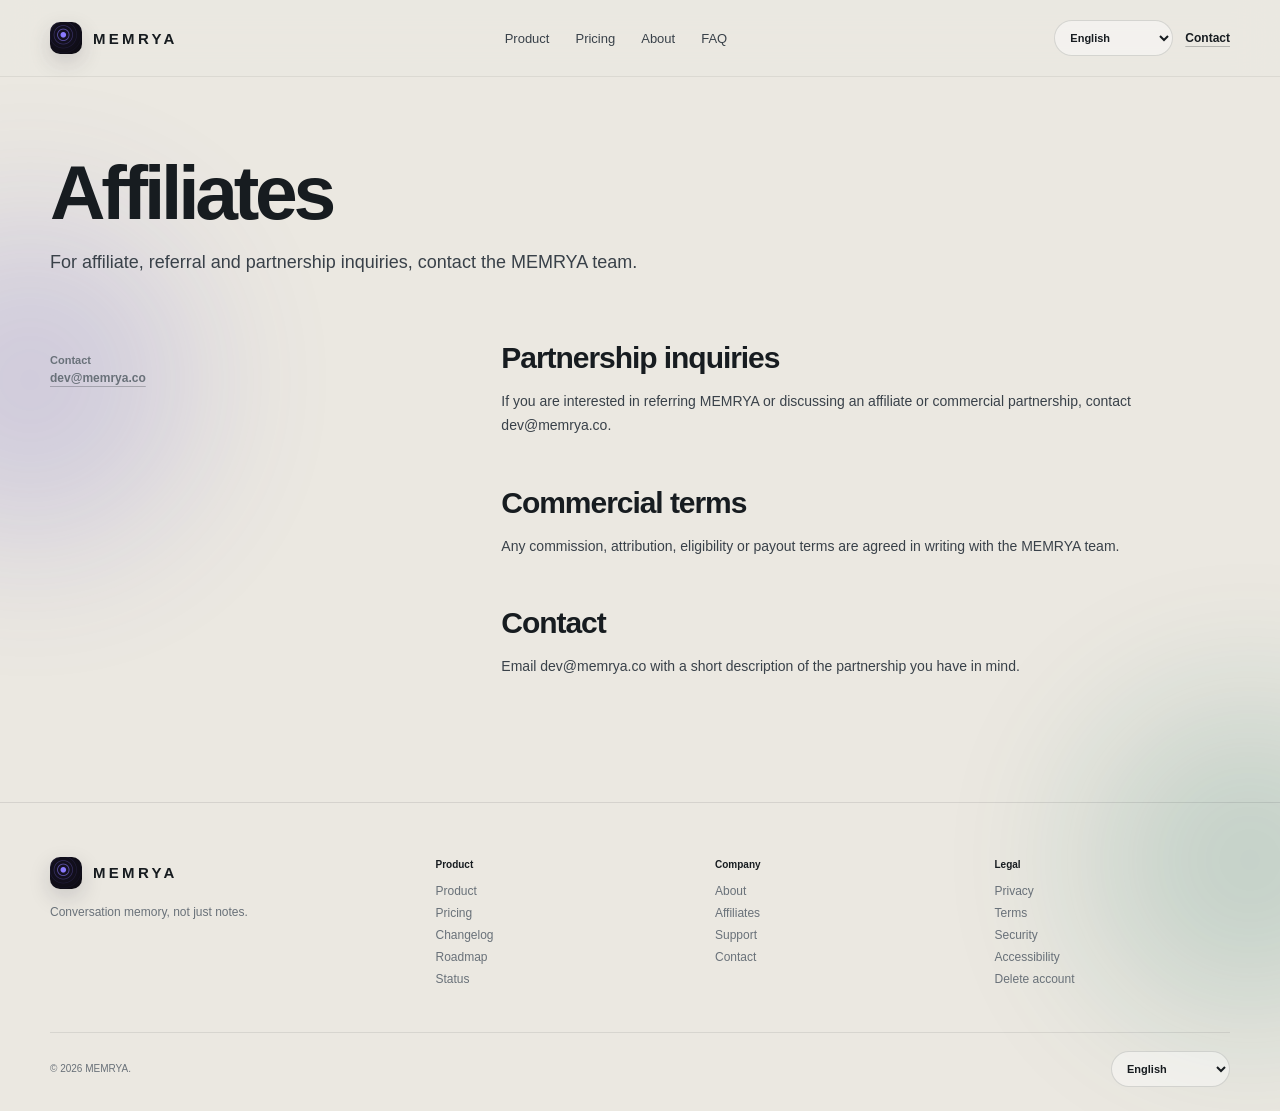
<file: affiliates.html>
﻿<!doctype html>
<html lang="en" dir="ltr">
<head>
  <meta charset="utf-8">
  <meta name="viewport" content="width=device-width,initial-scale=1">
  <meta name="theme-color" content="#e7e3da">
  <meta name="description" content="Affiliate, referral and partnership inquiries for MEMRYA.">
  <meta name="referrer" content="no-referrer">
  <meta http-equiv="Content-Security-Policy" content="default-src 'self'; img-src 'self'; style-src 'self'; script-src 'self'; font-src 'self'; connect-src 'none'; object-src 'none'; base-uri 'none'; form-action 'none'; frame-src 'none'">
  <meta name="robots" content="index,follow,max-image-preview:large">
  <meta property="og:title" content="MEMRYA Affiliates">
  <meta property="og:description" content="Affiliate, referral and partnership inquiries for MEMRYA.">
  <meta property="og:type" content="website">
  <meta property="og:site_name" content="MEMRYA">
  <meta property="og:url" content="https://memrya.co/affiliates.html">
  <meta property="og:image" content="https://memrya.co/assets/og-memrya-v2.png">
  <meta property="og:image:secure_url" content="https://memrya.co/assets/og-memrya-v2.png">
  <meta property="og:image:width" content="1200">
  <meta property="og:image:height" content="630">
  <meta property="og:image:type" content="image/png">
  <meta property="og:image:alt" content="MEMRYA — Your conversations, remembered.">
  <meta name="twitter:card" content="summary_large_image">
  <meta name="twitter:title" content="MEMRYA Affiliates">
  <meta name="twitter:description" content="Affiliate, referral and partnership inquiries for MEMRYA.">
  <meta name="twitter:image" content="https://memrya.co/assets/og-memrya-v2.png">
  <meta name="twitter:image:alt" content="MEMRYA — Your conversations, remembered.">
  <link rel="canonical" href="https://memrya.co/affiliates.html">
  <link rel="icon" href="./assets/icon.png">
  <link rel="stylesheet" href="./styles.css">
  <title>Affiliates — MEMRYA</title>
</head>
<body>
  <a class="skip-link" href="#main">Skip to content</a>
  <div class="page-glow page-glow-a" aria-hidden="true"></div>
  <div class="page-glow page-glow-b" aria-hidden="true"></div>
  <header class="site-header">
    <div class="nav shell">
      <a class="brand" href="./index.html#top" aria-label="MEMRYA home">
        <img src="./assets/icon.png" alt="">
        <span>MEMRYA</span>
      </a>
      <nav class="nav-links" id="primary-nav" aria-label="Primary navigation">
        <a href="./index.html#product" data-i18n="nav.product">Product</a>
        <a href="./pricing.html" data-i18n="nav.pricing">Pricing</a>
        <a href="./about.html" data-i18n="nav.about">About</a>
        <a href="./index.html#faq" data-i18n="nav.faq">FAQ</a>
      </nav>
      <div class="nav-actions">
        <label class="locale-switch">
          <span class="sr-only" data-i18n="langswitch.label">Language</span>
          <select id="locale-switch" aria-label="Language"></select>
        </label>
        <a class="ghost-link" href="mailto:dev@memrya.co" data-i18n="nav.contact">Contact</a>
      </div>
      <button class="nav-toggle" type="button" aria-controls="primary-nav" aria-expanded="false" aria-label="Open menu">
        <span></span><span></span>
      </button>
    </div>
  </header>
  <main id="main" class="utility-main">
    <div class="shell">
      <div class="utility-hero reveal">
        <h1 data-i18n="page.affiliates.title">Affiliates</h1>
        <p data-i18n="page.affiliates.intro">For affiliate, referral and partnership inquiries, contact the MEMRYA team.</p>
      </div>
      <div class="utility-grid">
        <aside class="utility-aside reveal">
          <p><strong>Contact</strong><br><a class="ghost-link" href="mailto:dev@memrya.co">dev@memrya.co</a></p>
        </aside>
        <div class="utility-content reveal">
          <h2>Partnership inquiries</h2>
          <p>If you are interested in referring MEMRYA or discussing an affiliate or commercial partnership, contact <a href="mailto:dev@memrya.co">dev@memrya.co</a>.</p>

          <h2>Commercial terms</h2>
          <p>Any commission, attribution, eligibility or payout terms are agreed in writing with the MEMRYA team.</p>

          <h2>Contact</h2>
          <p>Email <a href="mailto:dev@memrya.co">dev@memrya.co</a> with a short description of the partnership you have in mind.</p>
        </div>
      </div>
    </div>
  </main>
  <footer class="footer-deep">
    <div class="shell footer-grid">
      <div class="footer-brand-col">
        <a class="brand" href="./index.html#top"><img src="./assets/icon.png" alt=""><span>MEMRYA</span></a>
        <p data-i18n="footer.tagline">Conversation memory, not just notes.</p>
      </div>
      <div><h4 data-i18n="footer.colProduct">Product</h4><a href="./index.html#product" data-i18n="nav.product">Product</a><a href="./pricing.html" data-i18n="nav.pricing">Pricing</a><a href="./changelog.html" data-i18n="footer.changelog">Changelog</a><a href="./roadmap.html" data-i18n="footer.roadmap">Roadmap</a><a href="./status.html" data-i18n="footer.status">Status</a></div>
      <div><h4 data-i18n="footer.colCompany">Company</h4><a href="./about.html" data-i18n="nav.about">About</a><a href="./affiliates.html" data-i18n="footer.affiliates">Affiliates</a><a href="./support.html" data-i18n="footer.support">Support</a><a href="mailto:dev@memrya.co" data-i18n="nav.contact">Contact</a></div>
      <div><h4 data-i18n="footer.colLegal">Legal</h4><a href="./privacy.html" data-i18n="footer.privacy">Privacy</a><a href="./terms.html" data-i18n="footer.terms">Terms</a><a href="./security.html" data-i18n="footer.security">Security</a><a href="./accessibility.html" data-i18n="footer.accessibility">Accessibility</a><a href="./delete-account.html" data-i18n="footer.deleteAccount">Delete account</a></div>
    </div>
    <div class="shell footer-bottom"><p data-i18n="footer.copyright">© 2026 MEMRYA.</p><label class="locale-switch footer-locale"><span class="sr-only" data-i18n="langswitch.label">Language</span><select class="locale-switch-control" aria-label="Language"></select></label></div>
  </footer>
  <script src="./i18n.js" defer></script>
  <script src="./script.js" defer></script>
</body>
</html>
</file>
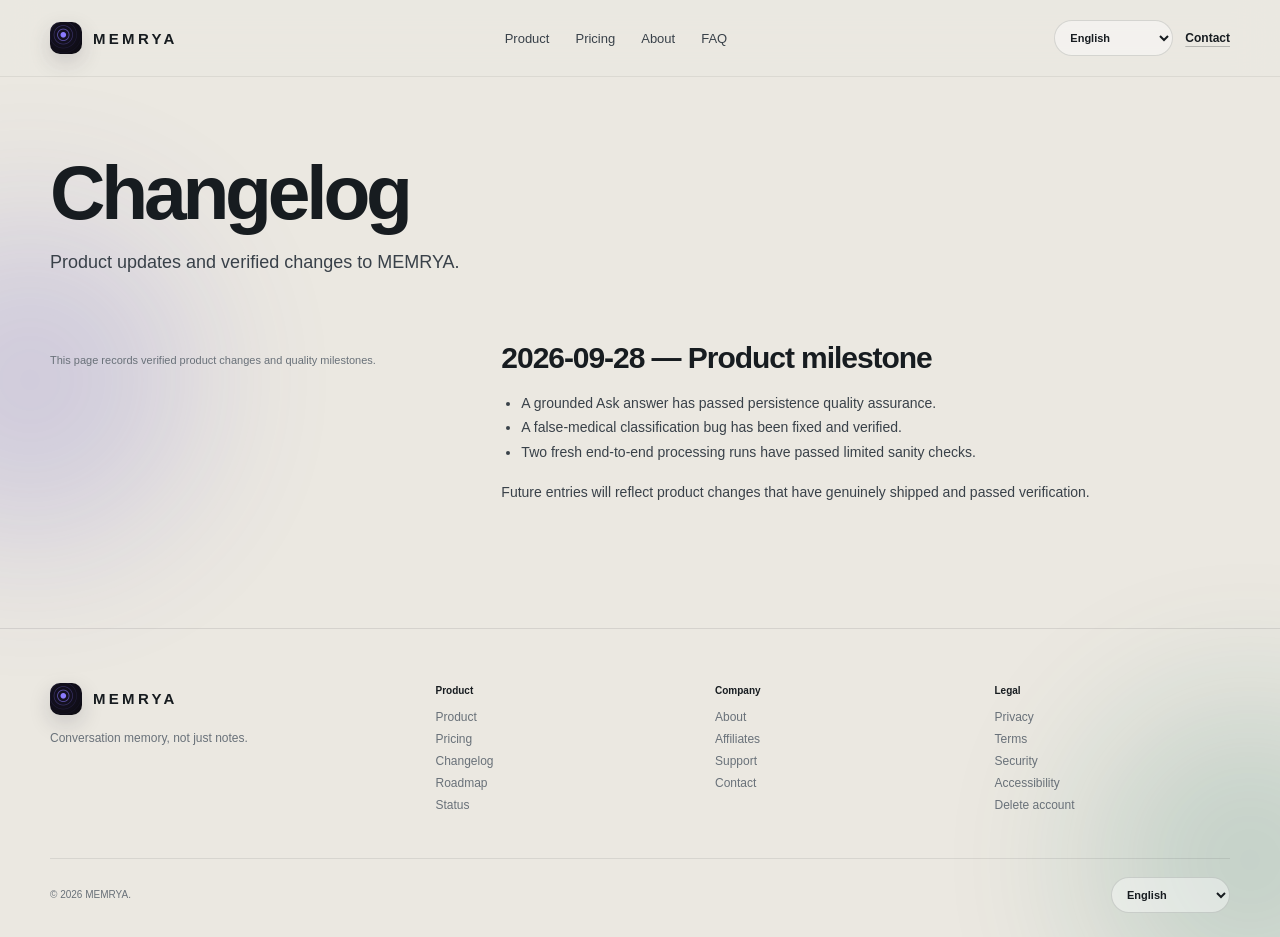
<file: changelog.html>
﻿<!doctype html>
<html lang="en" dir="ltr">
<head>
  <meta charset="utf-8">
  <meta name="viewport" content="width=device-width,initial-scale=1">
  <meta name="theme-color" content="#e7e3da">
  <meta name="description" content="Product updates and verified changes to MEMRYA.">
  <meta name="referrer" content="no-referrer">
  <meta http-equiv="Content-Security-Policy" content="default-src 'self'; img-src 'self'; style-src 'self'; script-src 'self'; font-src 'self'; connect-src 'none'; object-src 'none'; base-uri 'none'; form-action 'none'; frame-src 'none'">
  <meta name="robots" content="index,follow,max-image-preview:large">
  <meta property="og:title" content="MEMRYA — Changelog">
  <meta property="og:description" content="Product updates and verified changes to MEMRYA.">
  <meta property="og:type" content="website">
  <meta property="og:site_name" content="MEMRYA">
  <meta property="og:url" content="https://memrya.co/changelog.html">
  <meta property="og:image" content="https://memrya.co/assets/og-memrya-v2.png">
  <meta property="og:image:secure_url" content="https://memrya.co/assets/og-memrya-v2.png">
  <meta property="og:image:width" content="1200">
  <meta property="og:image:height" content="630">
  <meta property="og:image:type" content="image/png">
  <meta property="og:image:alt" content="MEMRYA — Your conversations, remembered.">
  <meta name="twitter:card" content="summary_large_image">
  <meta name="twitter:title" content="MEMRYA — Changelog">
  <meta name="twitter:description" content="Product updates and verified changes to MEMRYA.">
  <meta name="twitter:image" content="https://memrya.co/assets/og-memrya-v2.png">
  <meta name="twitter:image:alt" content="MEMRYA — Your conversations, remembered.">
  <link rel="canonical" href="https://memrya.co/changelog.html">
  <link rel="icon" href="./assets/icon.png">
  <link rel="stylesheet" href="./styles.css">
  <title>MEMRYA — Changelog</title>
</head>
<body>
  <a class="skip-link" href="#main">Skip to content</a>
  <div class="page-glow page-glow-a" aria-hidden="true"></div>
  <div class="page-glow page-glow-b" aria-hidden="true"></div>
  <header class="site-header">
    <div class="nav shell">
      <a class="brand" href="./index.html#top" aria-label="MEMRYA home">
        <img src="./assets/icon.png" alt="">
        <span>MEMRYA</span>
      </a>
      <nav class="nav-links" id="primary-nav" aria-label="Primary navigation">
        <a href="./index.html#product" data-i18n="nav.product">Product</a>
        <a href="./pricing.html" data-i18n="nav.pricing">Pricing</a>
        <a href="./about.html" data-i18n="nav.about">About</a>
        <a href="./index.html#faq" data-i18n="nav.faq">FAQ</a>
      </nav>
      <div class="nav-actions">
        <label class="locale-switch">
          <span class="sr-only" data-i18n="langswitch.label">Language</span>
          <select id="locale-switch" aria-label="Language"></select>
        </label>
        <a class="ghost-link" href="mailto:dev@memrya.co" data-i18n="nav.contact">Contact</a>
      </div>
      <button class="nav-toggle" type="button" aria-controls="primary-nav" aria-expanded="false" aria-label="Open menu">
        <span></span><span></span>
      </button>
    </div>
  </header>
  <main id="main" class="utility-main">
    <div class="shell">
      <div class="utility-hero reveal">
        <h1 data-i18n="page.changelog.title">Changelog</h1>
        <p data-i18n="page.changelog.intro">Product updates and verified changes to MEMRYA.</p>
      </div>
      <div class="utility-grid">
        <aside class="utility-aside reveal">
          <p>This page records verified product changes and quality milestones.</p>
        </aside>
        <div class="utility-content reveal">
          <h2>2026-09-28 — Product milestone</h2>
          <ul>
            <li>A grounded Ask answer has passed persistence quality assurance.</li>
            <li>A false-medical classification bug has been fixed and verified.</li>
            <li>Two fresh end-to-end processing runs have passed limited sanity checks.</li>
          </ul>
          <p>Future entries will reflect product changes that have genuinely shipped and passed verification.</p>
        </div>
      </div>
    </div>
  </main>
  <footer class="footer-deep">
    <div class="shell footer-grid">
      <div class="footer-brand-col">
        <a class="brand" href="./index.html#top"><img src="./assets/icon.png" alt=""><span>MEMRYA</span></a>
        <p data-i18n="footer.tagline">Conversation memory, not just notes.</p>
      </div>
      <div><h4 data-i18n="footer.colProduct">Product</h4><a href="./index.html#product" data-i18n="nav.product">Product</a><a href="./pricing.html" data-i18n="nav.pricing">Pricing</a><a href="./changelog.html" data-i18n="footer.changelog">Changelog</a><a href="./roadmap.html" data-i18n="footer.roadmap">Roadmap</a><a href="./status.html" data-i18n="footer.status">Status</a></div>
      <div><h4 data-i18n="footer.colCompany">Company</h4><a href="./about.html" data-i18n="nav.about">About</a><a href="./affiliates.html" data-i18n="footer.affiliates">Affiliates</a><a href="./support.html" data-i18n="footer.support">Support</a><a href="mailto:dev@memrya.co" data-i18n="nav.contact">Contact</a></div>
      <div><h4 data-i18n="footer.colLegal">Legal</h4><a href="./privacy.html" data-i18n="footer.privacy">Privacy</a><a href="./terms.html" data-i18n="footer.terms">Terms</a><a href="./security.html" data-i18n="footer.security">Security</a><a href="./accessibility.html" data-i18n="footer.accessibility">Accessibility</a><a href="./delete-account.html" data-i18n="footer.deleteAccount">Delete account</a></div>
    </div>
    <div class="shell footer-bottom"><p data-i18n="footer.copyright">© 2026 MEMRYA.</p><label class="locale-switch footer-locale"><span class="sr-only" data-i18n="langswitch.label">Language</span><select class="locale-switch-control" aria-label="Language"></select></label></div>
  </footer>
  <script src="./i18n.js" defer></script>
  <script src="./script.js" defer></script>
</body>
</html>
</file>
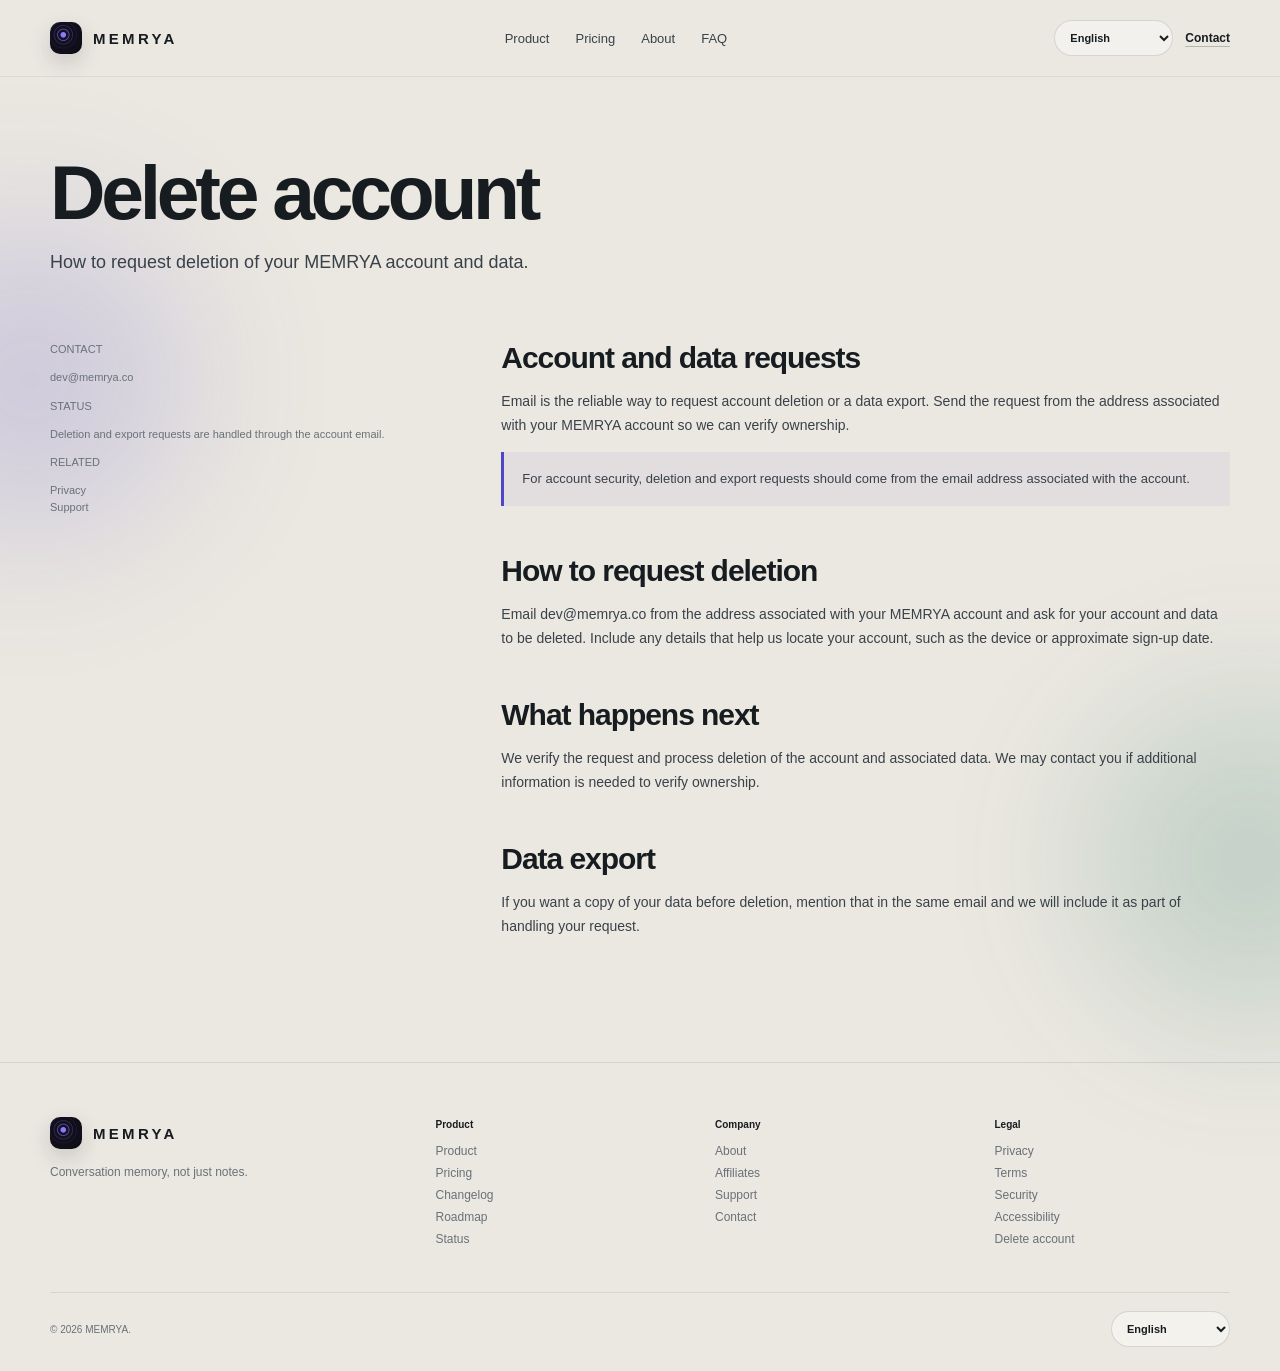
<file: delete-account.html>
﻿<!doctype html>
<html lang="en" dir="ltr">
<head>
  <meta charset="utf-8">
  <meta name="viewport" content="width=device-width,initial-scale=1">
  <meta name="theme-color" content="#e7e3da">
  <meta name="description" content="How to request deletion or export of your MEMRYA account and data.">
  <meta name="referrer" content="no-referrer">
  <meta http-equiv="Content-Security-Policy" content="default-src 'self'; img-src 'self'; style-src 'self'; script-src 'self'; font-src 'self'; connect-src 'none'; object-src 'none'; base-uri 'none'; form-action 'none'; frame-src 'none'">
  <meta name="robots" content="index,follow,max-image-preview:large">
  <meta property="og:title" content="Delete Account — MEMRYA">
  <meta property="og:description" content="How to request deletion or export of your MEMRYA account and data.">
  <meta property="og:type" content="website">
  <meta property="og:site_name" content="MEMRYA">
  <meta property="og:url" content="https://memrya.co/delete-account.html">
  <meta property="og:image" content="https://memrya.co/assets/og-memrya-v2.png">
  <meta property="og:image:secure_url" content="https://memrya.co/assets/og-memrya-v2.png">
  <meta property="og:image:width" content="1200">
  <meta property="og:image:height" content="630">
  <meta property="og:image:type" content="image/png">
  <meta property="og:image:alt" content="MEMRYA — Your conversations, remembered.">
  <meta name="twitter:card" content="summary_large_image">
  <meta name="twitter:title" content="Delete Account — MEMRYA">
  <meta name="twitter:description" content="How to request deletion or export of your MEMRYA account and data.">
  <meta name="twitter:image" content="https://memrya.co/assets/og-memrya-v2.png">
  <meta name="twitter:image:alt" content="MEMRYA — Your conversations, remembered.">
  <link rel="canonical" href="https://memrya.co/delete-account.html">
  <link rel="icon" href="./assets/icon.png">
  <link rel="stylesheet" href="./styles.css">
  <title>Delete Account — MEMRYA</title>
</head>
<body>
  <a class="skip-link" href="#main">Skip to content</a>
  <div class="page-glow page-glow-a" aria-hidden="true"></div>
  <div class="page-glow page-glow-b" aria-hidden="true"></div>
  <header class="site-header">
    <div class="nav shell">
      <a class="brand" href="./index.html#top" aria-label="MEMRYA home">
        <img src="./assets/icon.png" alt="">
        <span>MEMRYA</span>
      </a>
      <nav class="nav-links" id="primary-nav" aria-label="Primary navigation">
        <a href="./index.html#product" data-i18n="nav.product">Product</a>
        <a href="./pricing.html" data-i18n="nav.pricing">Pricing</a>
        <a href="./about.html" data-i18n="nav.about">About</a>
        <a href="./index.html#faq" data-i18n="nav.faq">FAQ</a>
      </nav>
      <div class="nav-actions">
        <label class="locale-switch">
          <span class="sr-only" data-i18n="langswitch.label">Language</span>
          <select id="locale-switch" aria-label="Language"></select>
        </label>
        <a class="ghost-link" href="mailto:dev@memrya.co" data-i18n="nav.contact">Contact</a>
      </div>
      <button class="nav-toggle" type="button" aria-controls="primary-nav" aria-expanded="false" aria-label="Open menu">
        <span></span><span></span>
      </button>
    </div>
  </header>
  <main id="main" class="utility-main">
    <div class="shell">
      <div class="utility-hero reveal">
        <h1 data-i18n="page.deleteAccount.title">Delete account</h1>
        <p data-i18n="page.deleteAccount.intro">How to request deletion of your MEMRYA account and data.</p>
      </div>
      <div class="utility-grid">
        <aside class="utility-aside reveal">
          <span class="eyebrow">CONTACT</span>
          <p><a href="mailto:dev@memrya.co?subject=Delete%20my%20MEMRYA%20account">dev@memrya.co</a></p>
          <span class="eyebrow">STATUS</span>
          <p>Deletion and export requests are handled through the account email.</p>
          <span class="eyebrow">RELATED</span>
          <p><a href="./privacy.html">Privacy</a><br><a href="./support.html">Support</a></p>
        </aside>
        <div class="utility-content reveal">
          <h2>Account and data requests</h2>
          <p>Email is the reliable way to request account deletion or a data export. Send the request from the address associated with your MEMRYA account so we can verify ownership.</p>
          <div class="notice">For account security, deletion and export requests should come from the email address associated with the account.</div>
          <h2>How to request deletion</h2>
          <p>Email <a href="mailto:dev@memrya.co?subject=Delete%20my%20MEMRYA%20account">dev@memrya.co</a> from the address associated with your MEMRYA account and ask for your account and data to be deleted. Include any details that help us locate your account, such as the device or approximate sign-up date.</p>
          <h2>What happens next</h2>
          <p>We verify the request and process deletion of the account and associated data. We may contact you if additional information is needed to verify ownership.</p>
          <h2>Data export</h2>
          <p>If you want a copy of your data before deletion, mention that in the same email and we will include it as part of handling your request.</p>
        </div>
      </div>
    </div>
  </main>
  <footer class="footer-deep">
    <div class="shell footer-grid">
      <div class="footer-brand-col">
        <a class="brand" href="./index.html#top"><img src="./assets/icon.png" alt=""><span>MEMRYA</span></a>
        <p data-i18n="footer.tagline">Conversation memory, not just notes.</p>
      </div>
      <div><h4 data-i18n="footer.colProduct">Product</h4><a href="./index.html#product" data-i18n="nav.product">Product</a><a href="./pricing.html" data-i18n="nav.pricing">Pricing</a><a href="./changelog.html" data-i18n="footer.changelog">Changelog</a><a href="./roadmap.html" data-i18n="footer.roadmap">Roadmap</a><a href="./status.html" data-i18n="footer.status">Status</a></div>
      <div><h4 data-i18n="footer.colCompany">Company</h4><a href="./about.html" data-i18n="nav.about">About</a><a href="./affiliates.html" data-i18n="footer.affiliates">Affiliates</a><a href="./support.html" data-i18n="footer.support">Support</a><a href="mailto:dev@memrya.co" data-i18n="nav.contact">Contact</a></div>
      <div><h4 data-i18n="footer.colLegal">Legal</h4><a href="./privacy.html" data-i18n="footer.privacy">Privacy</a><a href="./terms.html" data-i18n="footer.terms">Terms</a><a href="./security.html" data-i18n="footer.security">Security</a><a href="./accessibility.html" data-i18n="footer.accessibility">Accessibility</a><a href="./delete-account.html" data-i18n="footer.deleteAccount">Delete account</a></div>
    </div>
    <div class="shell footer-bottom"><p data-i18n="footer.copyright">© 2026 MEMRYA.</p><label class="locale-switch footer-locale"><span class="sr-only" data-i18n="langswitch.label">Language</span><select class="locale-switch-control" aria-label="Language"></select></label></div>
  </footer>
  <script src="./i18n.js" defer></script>
  <script src="./script.js" defer></script>
</body>
</html>
</file>
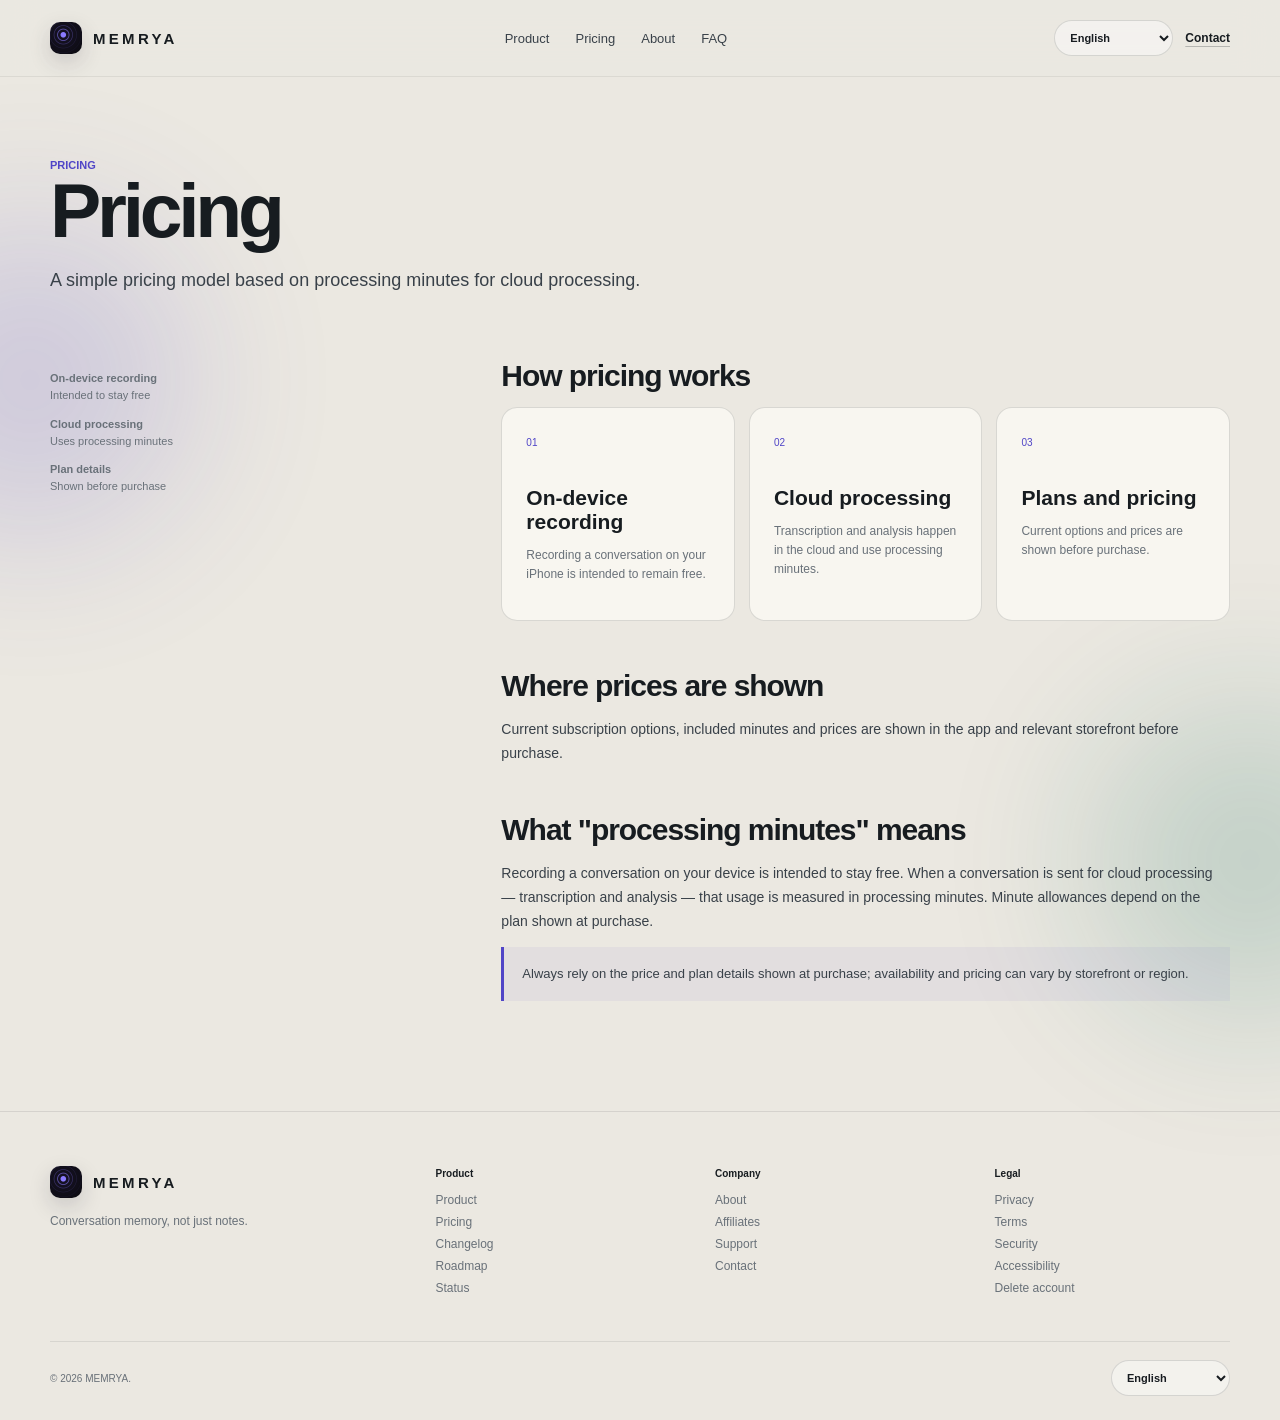
<file: pricing.html>
﻿<!doctype html>
<html lang="en" dir="ltr">
<head>
  <meta charset="utf-8">
  <meta name="viewport" content="width=device-width,initial-scale=1">
  <meta name="theme-color" content="#e7e3da">
  <meta name="description" content="Recording on your iPhone is intended to stay free. Cloud processing uses processing minutes, with plan details shown before purchase.">
  <meta name="referrer" content="no-referrer">
  <meta http-equiv="Content-Security-Policy" content="default-src 'self'; img-src 'self'; style-src 'self'; script-src 'self'; font-src 'self'; connect-src 'none'; object-src 'none'; base-uri 'none'; form-action 'none'; frame-src 'none'">
  <meta name="robots" content="index,follow,max-image-preview:large">
  <meta property="og:title" content="MEMRYA Pricing">
  <meta property="og:description" content="On-device recording is intended to stay free; cloud processing uses minutes and plan details are shown before purchase.">
  <meta property="og:type" content="website">
  <meta property="og:site_name" content="MEMRYA">
  <meta property="og:url" content="https://memrya.co/pricing.html">
  <meta property="og:image" content="https://memrya.co/assets/og-memrya-v2.png">
  <meta property="og:image:secure_url" content="https://memrya.co/assets/og-memrya-v2.png">
  <meta property="og:image:width" content="1200">
  <meta property="og:image:height" content="630">
  <meta property="og:image:type" content="image/png">
  <meta property="og:image:alt" content="MEMRYA — Your conversations, remembered.">
  <meta name="twitter:card" content="summary_large_image">
  <meta name="twitter:title" content="MEMRYA Pricing">
  <meta name="twitter:description" content="On-device recording is intended to stay free; cloud processing uses minutes and plan details are shown before purchase.">
  <meta name="twitter:image" content="https://memrya.co/assets/og-memrya-v2.png">
  <meta name="twitter:image:alt" content="MEMRYA — Your conversations, remembered.">
  <link rel="canonical" href="https://memrya.co/pricing.html">
  <link rel="icon" href="./assets/icon.png">
  <link rel="stylesheet" href="./styles.css">
  <title>Pricing — MEMRYA</title>
</head>
<body>
  <a class="skip-link" href="#main">Skip to content</a>
  <div class="page-glow page-glow-a" aria-hidden="true"></div>
  <div class="page-glow page-glow-b" aria-hidden="true"></div>
  <header class="site-header">
    <div class="nav shell">
      <a class="brand" href="./index.html#top" aria-label="MEMRYA home">
        <img src="./assets/icon.png" alt="">
        <span>MEMRYA</span>
      </a>
      <nav class="nav-links" id="primary-nav" aria-label="Primary navigation">
        <a href="./index.html#product" data-i18n="nav.product">Product</a>
        <a href="./pricing.html" data-i18n="nav.pricing">Pricing</a>
        <a href="./about.html" data-i18n="nav.about">About</a>
        <a href="./index.html#faq" data-i18n="nav.faq">FAQ</a>
      </nav>
      <div class="nav-actions">
        <label class="locale-switch">
          <span class="sr-only" data-i18n="langswitch.label">Language</span>
          <select id="locale-switch" aria-label="Language"></select>
        </label>
        <a class="ghost-link" href="mailto:dev@memrya.co" data-i18n="nav.contact">Contact</a>
      </div>
      <button class="nav-toggle" type="button" aria-controls="primary-nav" aria-expanded="false" aria-label="Open menu">
        <span></span><span></span>
      </button>
    </div>
  </header>
  <main id="main" class="utility-main">
    <div class="shell">
      <div class="utility-hero reveal">
        <span class="eyebrow">PRICING</span>
        <h1 data-i18n="page.pricing.title">Pricing</h1>
        <p data-i18n="page.pricing.intro">A simple pricing model based on processing minutes for cloud processing.</p>
      </div>
      <div class="utility-grid">
        <aside class="utility-aside reveal">
          <p><strong>On-device recording</strong><br>Intended to stay free</p>
          <p><strong>Cloud processing</strong><br>Uses processing minutes</p>
          <p><strong>Plan details</strong><br>Shown before purchase</p>
        </aside>
        <div class="utility-content reveal">
          <h2>How pricing works</h2>
          <div class="pricing-grid">
            <article class="pricing-card reveal"><span>01</span><h3>On-device recording</h3><p>Recording a conversation on your iPhone is intended to remain free.</p></article>
            <article class="pricing-card reveal"><span>02</span><h3>Cloud processing</h3><p>Transcription and analysis happen in the cloud and use processing minutes.</p></article>
            <article class="pricing-card reveal"><span>03</span><h3>Plans and pricing</h3><p>Current options and prices are shown before purchase.</p></article>
          </div>

          <h2>Where prices are shown</h2>
          <p>Current subscription options, included minutes and prices are shown in the app and relevant storefront before purchase.</p>

          <h2>What "processing minutes" means</h2>
          <p>Recording a conversation on your device is intended to stay free. When a conversation is sent for cloud processing — transcription and analysis — that usage is measured in processing minutes. Minute allowances depend on the plan shown at purchase.</p>

          <div class="notice">Always rely on the price and plan details shown at purchase; availability and pricing can vary by storefront or region.</div>
        </div>
      </div>
    </div>
  </main>
  <footer class="footer-deep">
    <div class="shell footer-grid">
      <div class="footer-brand-col">
        <a class="brand" href="./index.html#top"><img src="./assets/icon.png" alt=""><span>MEMRYA</span></a>
        <p data-i18n="footer.tagline">Conversation memory, not just notes.</p>
      </div>
      <div><h4 data-i18n="footer.colProduct">Product</h4><a href="./index.html#product" data-i18n="nav.product">Product</a><a href="./pricing.html" data-i18n="nav.pricing">Pricing</a><a href="./changelog.html" data-i18n="footer.changelog">Changelog</a><a href="./roadmap.html" data-i18n="footer.roadmap">Roadmap</a><a href="./status.html" data-i18n="footer.status">Status</a></div>
      <div><h4 data-i18n="footer.colCompany">Company</h4><a href="./about.html" data-i18n="nav.about">About</a><a href="./affiliates.html" data-i18n="footer.affiliates">Affiliates</a><a href="./support.html" data-i18n="footer.support">Support</a><a href="mailto:dev@memrya.co" data-i18n="nav.contact">Contact</a></div>
      <div><h4 data-i18n="footer.colLegal">Legal</h4><a href="./privacy.html" data-i18n="footer.privacy">Privacy</a><a href="./terms.html" data-i18n="footer.terms">Terms</a><a href="./security.html" data-i18n="footer.security">Security</a><a href="./accessibility.html" data-i18n="footer.accessibility">Accessibility</a><a href="./delete-account.html" data-i18n="footer.deleteAccount">Delete account</a></div>
    </div>
    <div class="shell footer-bottom"><p data-i18n="footer.copyright">© 2026 MEMRYA.</p><label class="locale-switch footer-locale"><span class="sr-only" data-i18n="langswitch.label">Language</span><select class="locale-switch-control" aria-label="Language"></select></label></div>
  </footer>
  <script src="./i18n.js" defer></script>
  <script src="./script.js" defer></script>
</body>
</html>
</file>
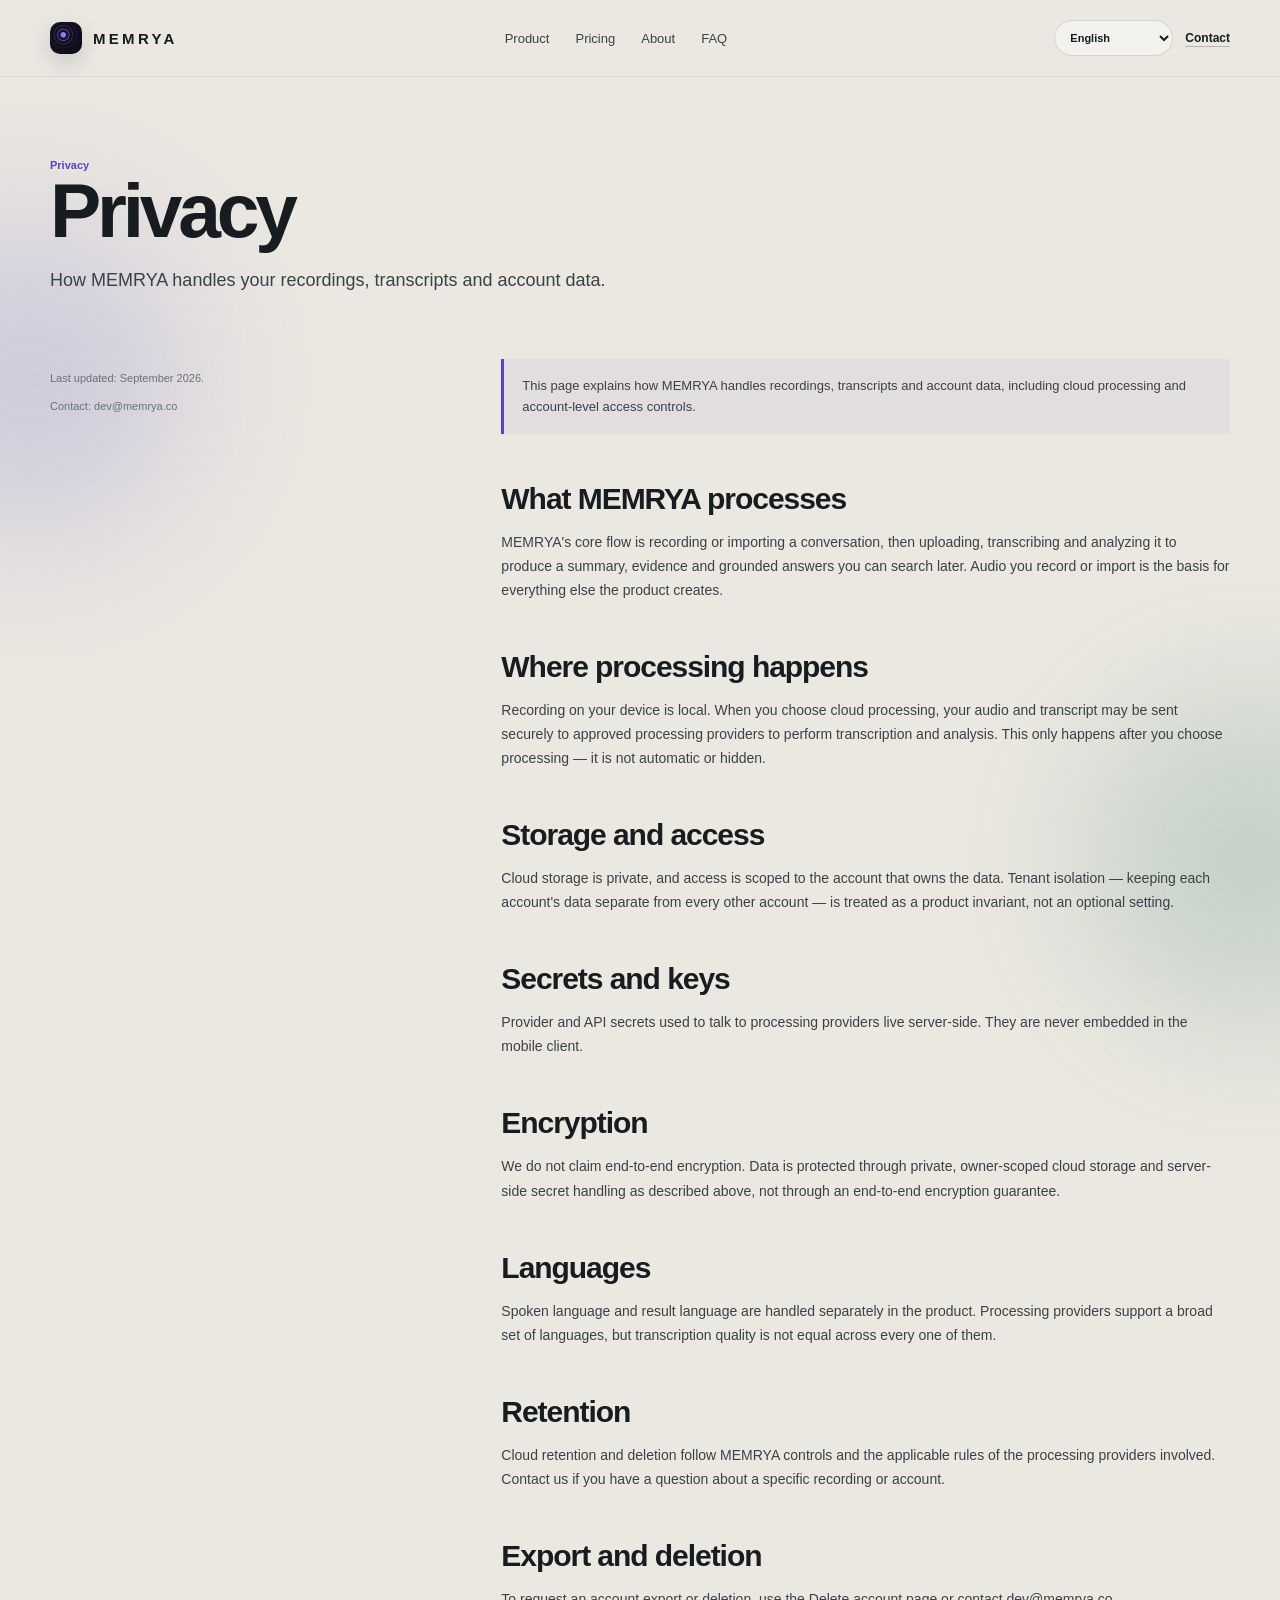
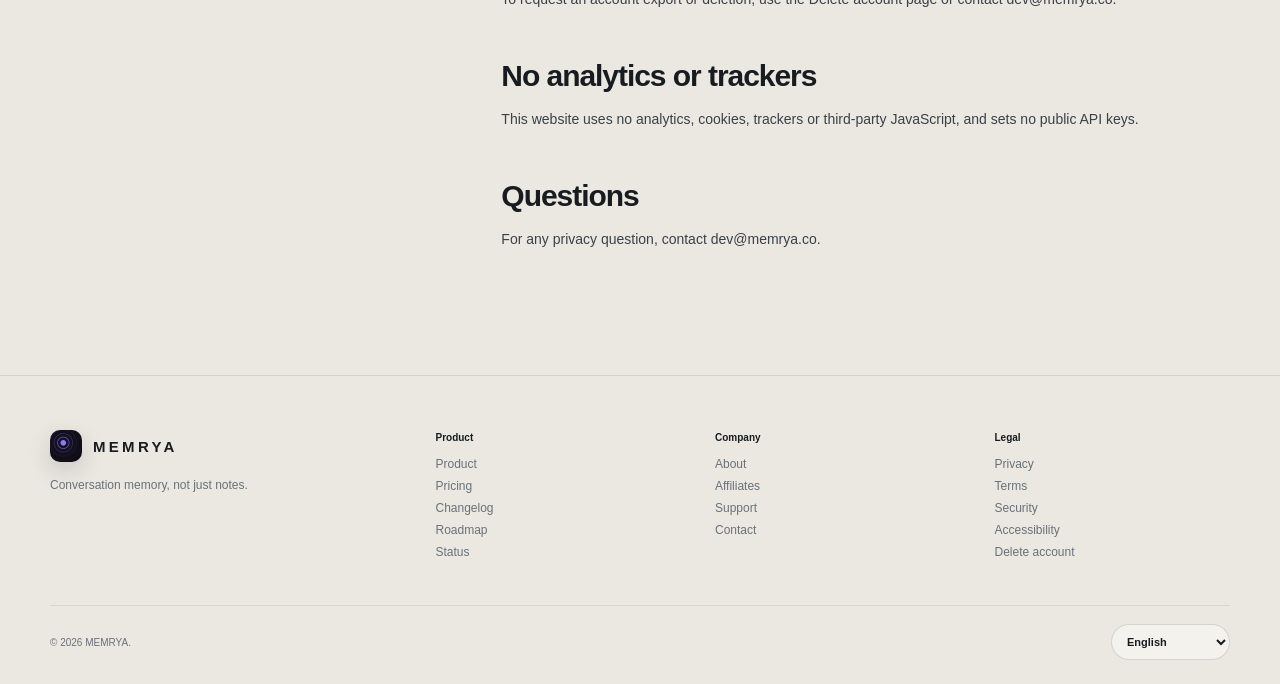
<file: privacy.html>
﻿<!doctype html>
<html lang="en" dir="ltr">
<head>
  <meta charset="utf-8">
  <meta name="viewport" content="width=device-width,initial-scale=1">
  <meta name="theme-color" content="#e7e3da">
  <meta name="description" content="How MEMRYA handles recordings, transcripts, account data, cloud processing and deletion.">
  <meta name="referrer" content="no-referrer">
  <meta http-equiv="Content-Security-Policy" content="default-src 'self'; img-src 'self'; style-src 'self'; script-src 'self'; font-src 'self'; connect-src 'none'; object-src 'none'; base-uri 'none'; form-action 'none'; frame-src 'none'">
  <meta name="robots" content="index,follow,max-image-preview:large">
  <meta property="og:title" content="Privacy — MEMRYA">
  <meta property="og:description" content="How MEMRYA handles recordings, transcripts, account data, cloud processing and deletion.">
  <meta property="og:type" content="website">
  <meta property="og:site_name" content="MEMRYA">
  <meta property="og:url" content="https://memrya.co/privacy.html">
  <meta property="og:image" content="https://memrya.co/assets/og-memrya-v2.png">
  <meta property="og:image:secure_url" content="https://memrya.co/assets/og-memrya-v2.png">
  <meta property="og:image:width" content="1200">
  <meta property="og:image:height" content="630">
  <meta property="og:image:type" content="image/png">
  <meta property="og:image:alt" content="MEMRYA — Your conversations, remembered.">
  <meta name="twitter:card" content="summary_large_image">
  <meta name="twitter:title" content="Privacy — MEMRYA">
  <meta name="twitter:description" content="How MEMRYA handles recordings, transcripts, account data, cloud processing and deletion.">
  <meta name="twitter:image" content="https://memrya.co/assets/og-memrya-v2.png">
  <meta name="twitter:image:alt" content="MEMRYA — Your conversations, remembered.">
  <link rel="canonical" href="https://memrya.co/privacy.html">
  <link rel="icon" href="./assets/icon.png">
  <link rel="stylesheet" href="./styles.css">
  <title>Privacy — MEMRYA</title>
</head>
<body>
  <a class="skip-link" href="#main">Skip to content</a>
  <div class="page-glow page-glow-a" aria-hidden="true"></div>
  <div class="page-glow page-glow-b" aria-hidden="true"></div>
  <header class="site-header">
    <div class="nav shell">
      <a class="brand" href="./index.html#top" aria-label="MEMRYA home">
        <img src="./assets/icon.png" alt="">
        <span>MEMRYA</span>
      </a>
      <nav class="nav-links" id="primary-nav" aria-label="Primary navigation">
        <a href="./index.html#product" data-i18n="nav.product">Product</a>
        <a href="./pricing.html" data-i18n="nav.pricing">Pricing</a>
        <a href="./about.html" data-i18n="nav.about">About</a>
        <a href="./index.html#faq" data-i18n="nav.faq">FAQ</a>
      </nav>
      <div class="nav-actions">
        <label class="locale-switch">
          <span class="sr-only" data-i18n="langswitch.label">Language</span>
          <select id="locale-switch" aria-label="Language"></select>
        </label>
        <a class="ghost-link" href="mailto:dev@memrya.co" data-i18n="nav.contact">Contact</a>
      </div>
      <button class="nav-toggle" type="button" aria-controls="primary-nav" aria-expanded="false" aria-label="Open menu">
        <span></span><span></span>
      </button>
    </div>
  </header>
  <main id="main" class="utility-main">
    <div class="shell">
      <div class="utility-hero reveal">
        <span class="eyebrow" data-i18n="page.privacy.title">Privacy</span>
        <h1 data-i18n="page.privacy.title">Privacy</h1>
        <p data-i18n="page.privacy.intro">How MEMRYA handles your recordings, transcripts and account data.</p>
      </div>
      <div class="utility-grid">
        <aside class="utility-aside reveal">
          <p>Last updated: September 2026.</p>
          <p>Contact: <a href="mailto:dev@memrya.co">dev@memrya.co</a></p>
        </aside>
        <div class="utility-content reveal">
          <div class="notice">This page explains how MEMRYA handles recordings, transcripts and account data, including cloud processing and account-level access controls.</div>

          <h2>What MEMRYA processes</h2>
          <p>MEMRYA's core flow is recording or importing a conversation, then uploading, transcribing and analyzing it to produce a summary, evidence and grounded answers you can search later. Audio you record or import is the basis for everything else the product creates.</p>

          <h2>Where processing happens</h2>
          <p>Recording on your device is local. When you choose cloud processing, your audio and transcript may be sent securely to approved processing providers to perform transcription and analysis. This only happens after you choose processing — it is not automatic or hidden.</p>

          <h2>Storage and access</h2>
          <p>Cloud storage is private, and access is scoped to the account that owns the data. Tenant isolation — keeping each account's data separate from every other account — is treated as a product invariant, not an optional setting.</p>

          <h2>Secrets and keys</h2>
          <p>Provider and API secrets used to talk to processing providers live server-side. They are never embedded in the mobile client.</p>

          <h2>Encryption</h2>
          <p>We do not claim end-to-end encryption. Data is protected through private, owner-scoped cloud storage and server-side secret handling as described above, not through an end-to-end encryption guarantee.</p>

          <h2>Languages</h2>
          <p>Spoken language and result language are handled separately in the product. Processing providers support a broad set of languages, but transcription quality is not equal across every one of them.</p>

          <h2>Retention</h2>
          <p>Cloud retention and deletion follow MEMRYA controls and the applicable rules of the processing providers involved. Contact us if you have a question about a specific recording or account.</p>

          <h2>Export and deletion</h2>
          <p>To request an account export or deletion, use the <a href="./delete-account.html">Delete account</a> page or contact <a href="mailto:dev@memrya.co">dev@memrya.co</a>.</p>

          <h2>No analytics or trackers</h2>
          <p>This website uses no analytics, cookies, trackers or third-party JavaScript, and sets no public API keys.</p>

          <h2>Questions</h2>
          <p>For any privacy question, contact <a href="mailto:dev@memrya.co">dev@memrya.co</a>.</p>
        </div>
      </div>
    </div>
  </main>
  <footer class="footer-deep">
    <div class="shell footer-grid">
      <div class="footer-brand-col">
        <a class="brand" href="./index.html#top"><img src="./assets/icon.png" alt=""><span>MEMRYA</span></a>
        <p data-i18n="footer.tagline">Conversation memory, not just notes.</p>
      </div>
      <div><h4 data-i18n="footer.colProduct">Product</h4><a href="./index.html#product" data-i18n="nav.product">Product</a><a href="./pricing.html" data-i18n="nav.pricing">Pricing</a><a href="./changelog.html" data-i18n="footer.changelog">Changelog</a><a href="./roadmap.html" data-i18n="footer.roadmap">Roadmap</a><a href="./status.html" data-i18n="footer.status">Status</a></div>
      <div><h4 data-i18n="footer.colCompany">Company</h4><a href="./about.html" data-i18n="nav.about">About</a><a href="./affiliates.html" data-i18n="footer.affiliates">Affiliates</a><a href="./support.html" data-i18n="footer.support">Support</a><a href="mailto:dev@memrya.co" data-i18n="nav.contact">Contact</a></div>
      <div><h4 data-i18n="footer.colLegal">Legal</h4><a href="./privacy.html" data-i18n="footer.privacy">Privacy</a><a href="./terms.html" data-i18n="footer.terms">Terms</a><a href="./security.html" data-i18n="footer.security">Security</a><a href="./accessibility.html" data-i18n="footer.accessibility">Accessibility</a><a href="./delete-account.html" data-i18n="footer.deleteAccount">Delete account</a></div>
    </div>
    <div class="shell footer-bottom"><p data-i18n="footer.copyright">© 2026 MEMRYA.</p><label class="locale-switch footer-locale"><span class="sr-only" data-i18n="langswitch.label">Language</span><select class="locale-switch-control" aria-label="Language"></select></label></div>
  </footer>
  <script src="./i18n.js" defer></script>
  <script src="./script.js" defer></script>
</body>
</html>
</file>
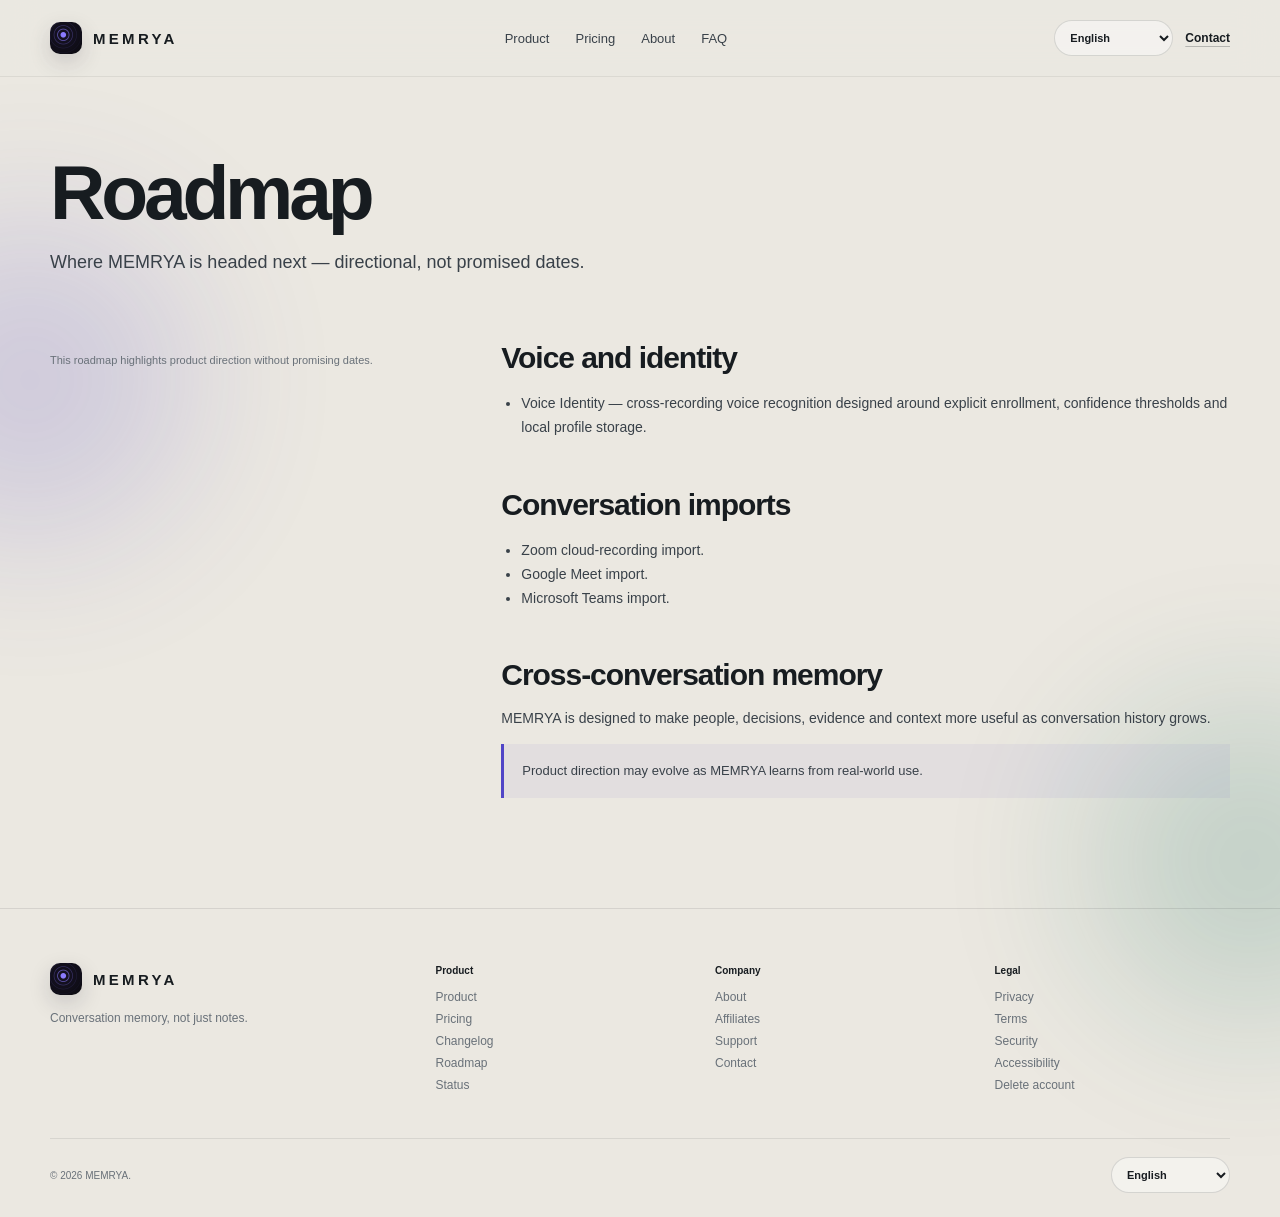
<file: roadmap.html>
﻿<!doctype html>
<html lang="en" dir="ltr">
<head>
  <meta charset="utf-8">
  <meta name="viewport" content="width=device-width,initial-scale=1">
  <meta name="theme-color" content="#e7e3da">
  <meta name="description" content="Product direction for identity, conversation imports and cross-conversation memory in MEMRYA.">
  <meta name="referrer" content="no-referrer">
  <meta http-equiv="Content-Security-Policy" content="default-src 'self'; img-src 'self'; style-src 'self'; script-src 'self'; font-src 'self'; connect-src 'none'; object-src 'none'; base-uri 'none'; form-action 'none'; frame-src 'none'">
  <meta name="robots" content="index,follow,max-image-preview:large">
  <meta property="og:title" content="MEMRYA — Roadmap">
  <meta property="og:description" content="Where MEMRYA is headed next — directional, not promised dates.">
  <meta property="og:type" content="website">
  <meta property="og:site_name" content="MEMRYA">
  <meta property="og:url" content="https://memrya.co/roadmap.html">
  <meta property="og:image" content="https://memrya.co/assets/og-memrya-v2.png">
  <meta property="og:image:secure_url" content="https://memrya.co/assets/og-memrya-v2.png">
  <meta property="og:image:width" content="1200">
  <meta property="og:image:height" content="630">
  <meta property="og:image:type" content="image/png">
  <meta property="og:image:alt" content="MEMRYA — Your conversations, remembered.">
  <meta name="twitter:card" content="summary_large_image">
  <meta name="twitter:title" content="MEMRYA — Roadmap">
  <meta name="twitter:description" content="Where MEMRYA is headed next — directional, not promised dates.">
  <meta name="twitter:image" content="https://memrya.co/assets/og-memrya-v2.png">
  <meta name="twitter:image:alt" content="MEMRYA — Your conversations, remembered.">
  <link rel="canonical" href="https://memrya.co/roadmap.html">
  <link rel="icon" href="./assets/icon.png">
  <link rel="stylesheet" href="./styles.css">
  <title>MEMRYA — Roadmap</title>
</head>
<body>
  <a class="skip-link" href="#main">Skip to content</a>
  <div class="page-glow page-glow-a" aria-hidden="true"></div>
  <div class="page-glow page-glow-b" aria-hidden="true"></div>
  <header class="site-header">
    <div class="nav shell">
      <a class="brand" href="./index.html#top" aria-label="MEMRYA home">
        <img src="./assets/icon.png" alt="">
        <span>MEMRYA</span>
      </a>
      <nav class="nav-links" id="primary-nav" aria-label="Primary navigation">
        <a href="./index.html#product" data-i18n="nav.product">Product</a>
        <a href="./pricing.html" data-i18n="nav.pricing">Pricing</a>
        <a href="./about.html" data-i18n="nav.about">About</a>
        <a href="./index.html#faq" data-i18n="nav.faq">FAQ</a>
      </nav>
      <div class="nav-actions">
        <label class="locale-switch">
          <span class="sr-only" data-i18n="langswitch.label">Language</span>
          <select id="locale-switch" aria-label="Language"></select>
        </label>
        <a class="ghost-link" href="mailto:dev@memrya.co" data-i18n="nav.contact">Contact</a>
      </div>
      <button class="nav-toggle" type="button" aria-controls="primary-nav" aria-expanded="false" aria-label="Open menu">
        <span></span><span></span>
      </button>
    </div>
  </header>
  <main id="main" class="utility-main">
    <div class="shell">
      <div class="utility-hero reveal">
        <h1 data-i18n="page.roadmap.title">Roadmap</h1>
        <p data-i18n="page.roadmap.intro">Where MEMRYA is headed next — directional, not promised dates.</p>
      </div>
      <div class="utility-grid">
        <aside class="utility-aside reveal">
          <p>This roadmap highlights product direction without promising dates.</p>
        </aside>
        <div class="utility-content reveal">
          <h2>Voice and identity</h2>
          <ul>
            <li>Voice Identity — cross-recording voice recognition designed around explicit enrollment, confidence thresholds and local profile storage.</li>
          </ul>

          <h2>Conversation imports</h2>
          <ul>
            <li>Zoom cloud-recording import.</li>
            <li>Google Meet import.</li>
            <li>Microsoft Teams import.</li>
          </ul>

          <h2>Cross-conversation memory</h2>
          <p>MEMRYA is designed to make people, decisions, evidence and context more useful as conversation history grows.</p>

          <div class="notice">Product direction may evolve as MEMRYA learns from real-world use.</div>
        </div>
      </div>
    </div>
  </main>
  <footer class="footer-deep">
    <div class="shell footer-grid">
      <div class="footer-brand-col">
        <a class="brand" href="./index.html#top"><img src="./assets/icon.png" alt=""><span>MEMRYA</span></a>
        <p data-i18n="footer.tagline">Conversation memory, not just notes.</p>
      </div>
      <div><h4 data-i18n="footer.colProduct">Product</h4><a href="./index.html#product" data-i18n="nav.product">Product</a><a href="./pricing.html" data-i18n="nav.pricing">Pricing</a><a href="./changelog.html" data-i18n="footer.changelog">Changelog</a><a href="./roadmap.html" data-i18n="footer.roadmap">Roadmap</a><a href="./status.html" data-i18n="footer.status">Status</a></div>
      <div><h4 data-i18n="footer.colCompany">Company</h4><a href="./about.html" data-i18n="nav.about">About</a><a href="./affiliates.html" data-i18n="footer.affiliates">Affiliates</a><a href="./support.html" data-i18n="footer.support">Support</a><a href="mailto:dev@memrya.co" data-i18n="nav.contact">Contact</a></div>
      <div><h4 data-i18n="footer.colLegal">Legal</h4><a href="./privacy.html" data-i18n="footer.privacy">Privacy</a><a href="./terms.html" data-i18n="footer.terms">Terms</a><a href="./security.html" data-i18n="footer.security">Security</a><a href="./accessibility.html" data-i18n="footer.accessibility">Accessibility</a><a href="./delete-account.html" data-i18n="footer.deleteAccount">Delete account</a></div>
    </div>
    <div class="shell footer-bottom"><p data-i18n="footer.copyright">© 2026 MEMRYA.</p><label class="locale-switch footer-locale"><span class="sr-only" data-i18n="langswitch.label">Language</span><select class="locale-switch-control" aria-label="Language"></select></label></div>
  </footer>
  <script src="./i18n.js" defer></script>
  <script src="./script.js" defer></script>
</body>
</html>
</file>
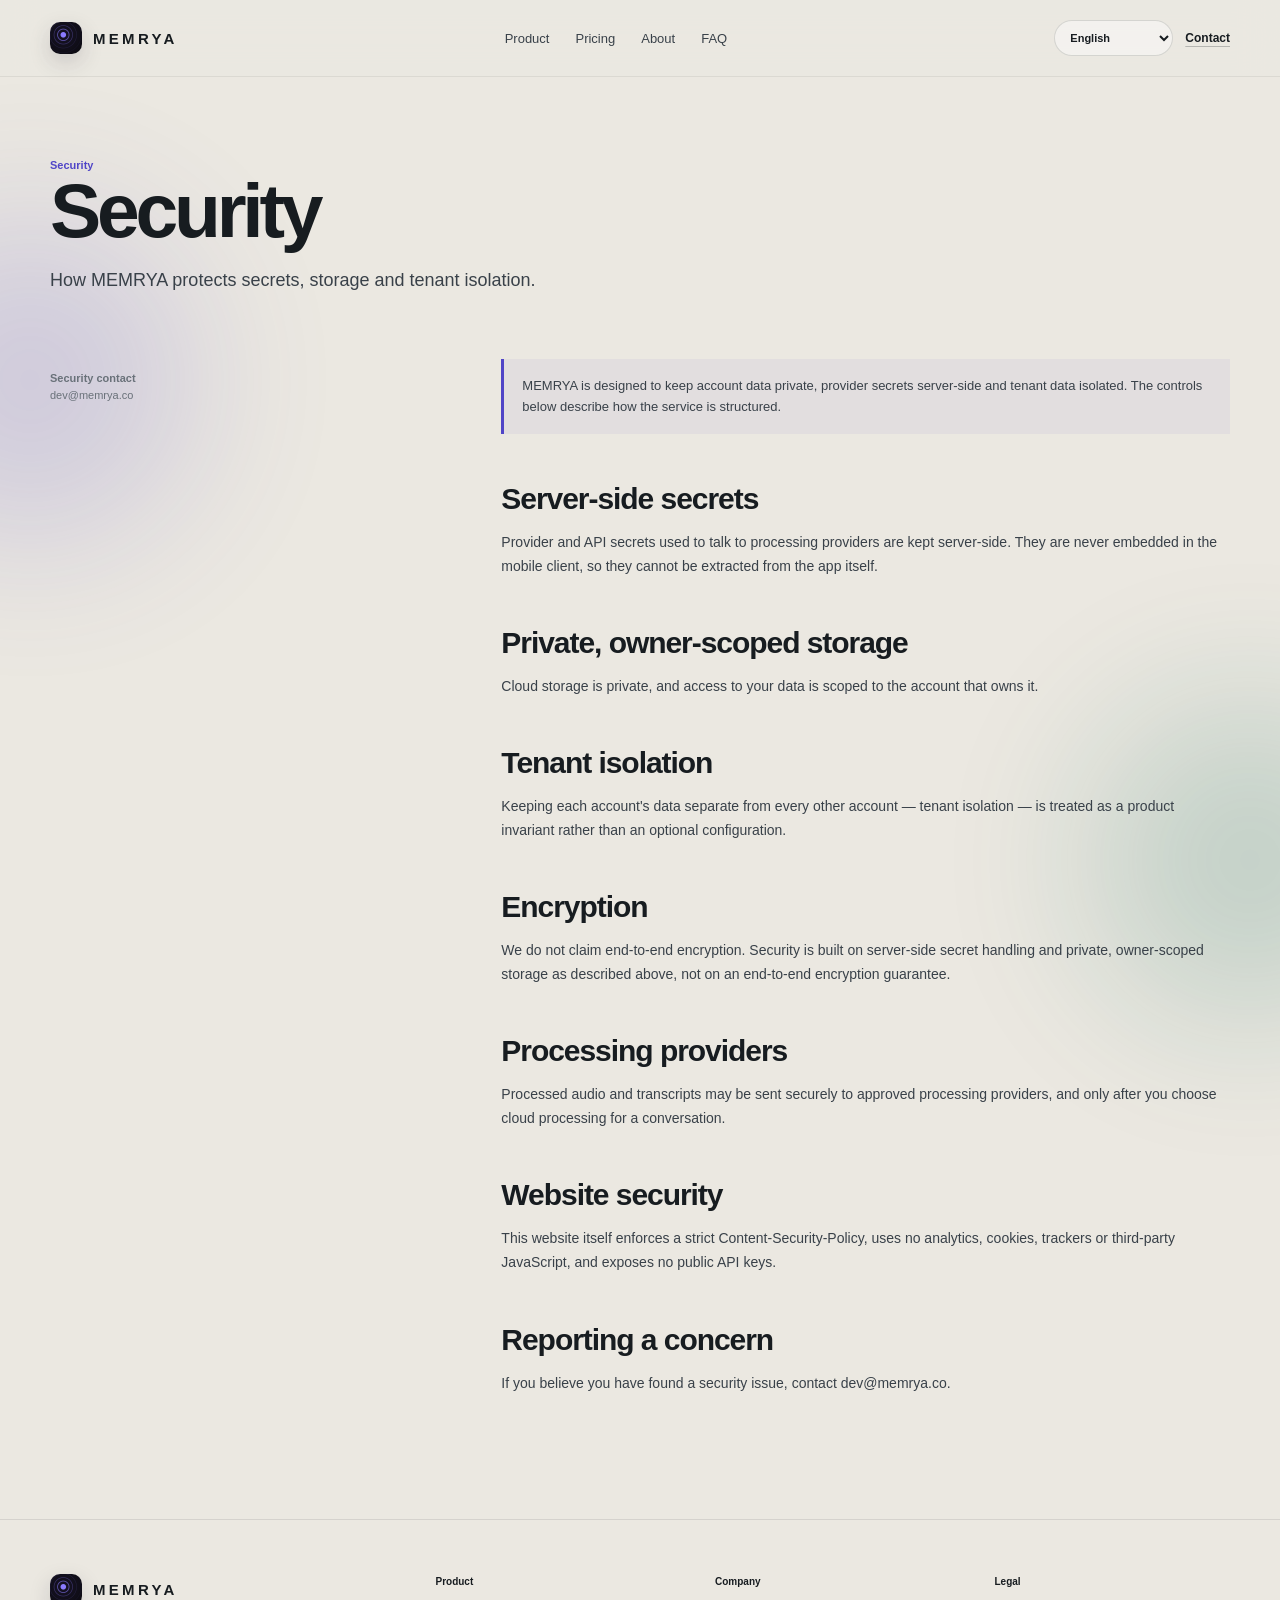
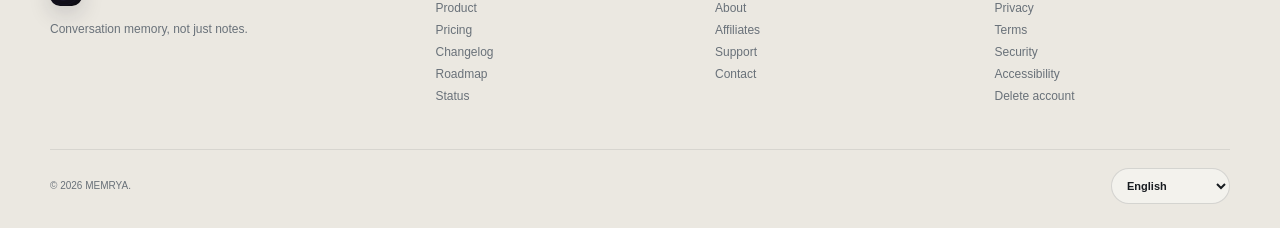
<file: security.html>
﻿<!doctype html>
<html lang="en" dir="ltr">
<head>
  <meta charset="utf-8">
  <meta name="viewport" content="width=device-width,initial-scale=1">
  <meta name="theme-color" content="#e7e3da">
  <meta name="description" content="How MEMRYA protects secrets, storage and tenant isolation.">
  <meta name="referrer" content="no-referrer">
  <meta http-equiv="Content-Security-Policy" content="default-src 'self'; img-src 'self'; style-src 'self'; script-src 'self'; font-src 'self'; connect-src 'none'; object-src 'none'; base-uri 'none'; form-action 'none'; frame-src 'none'">
  <meta name="robots" content="index,follow,max-image-preview:large">
  <meta property="og:title" content="Security — MEMRYA">
  <meta property="og:description" content="How MEMRYA protects secrets, storage and tenant isolation.">
  <meta property="og:type" content="website">
  <meta property="og:site_name" content="MEMRYA">
  <meta property="og:url" content="https://memrya.co/security.html">
  <meta property="og:image" content="https://memrya.co/assets/og-memrya-v2.png">
  <meta property="og:image:secure_url" content="https://memrya.co/assets/og-memrya-v2.png">
  <meta property="og:image:width" content="1200">
  <meta property="og:image:height" content="630">
  <meta property="og:image:type" content="image/png">
  <meta property="og:image:alt" content="MEMRYA — Your conversations, remembered.">
  <meta name="twitter:card" content="summary_large_image">
  <meta name="twitter:title" content="Security — MEMRYA">
  <meta name="twitter:description" content="How MEMRYA protects secrets, storage and tenant isolation.">
  <meta name="twitter:image" content="https://memrya.co/assets/og-memrya-v2.png">
  <meta name="twitter:image:alt" content="MEMRYA — Your conversations, remembered.">
  <link rel="canonical" href="https://memrya.co/security.html">
  <link rel="icon" href="./assets/icon.png">
  <link rel="stylesheet" href="./styles.css">
  <title>Security — MEMRYA</title>
</head>
<body>
  <a class="skip-link" href="#main">Skip to content</a>
  <div class="page-glow page-glow-a" aria-hidden="true"></div>
  <div class="page-glow page-glow-b" aria-hidden="true"></div>
  <header class="site-header">
    <div class="nav shell">
      <a class="brand" href="./index.html#top" aria-label="MEMRYA home">
        <img src="./assets/icon.png" alt="">
        <span>MEMRYA</span>
      </a>
      <nav class="nav-links" id="primary-nav" aria-label="Primary navigation">
        <a href="./index.html#product" data-i18n="nav.product">Product</a>
        <a href="./pricing.html" data-i18n="nav.pricing">Pricing</a>
        <a href="./about.html" data-i18n="nav.about">About</a>
        <a href="./index.html#faq" data-i18n="nav.faq">FAQ</a>
      </nav>
      <div class="nav-actions">
        <label class="locale-switch">
          <span class="sr-only" data-i18n="langswitch.label">Language</span>
          <select id="locale-switch" aria-label="Language"></select>
        </label>
        <a class="ghost-link" href="mailto:dev@memrya.co" data-i18n="nav.contact">Contact</a>
      </div>
      <button class="nav-toggle" type="button" aria-controls="primary-nav" aria-expanded="false" aria-label="Open menu">
        <span></span><span></span>
      </button>
    </div>
  </header>
  <main id="main" class="utility-main">
    <div class="shell">
      <div class="utility-hero reveal">
        <span class="eyebrow" data-i18n="page.security.title">Security</span>
        <h1 data-i18n="page.security.title">Security</h1>
        <p data-i18n="page.security.intro">How MEMRYA protects secrets, storage and tenant isolation.</p>
      </div>
      <div class="utility-grid">
        <aside class="utility-aside reveal">
          <p><strong>Security contact</strong><br><a href="mailto:dev@memrya.co">dev@memrya.co</a></p>
        </aside>
        <div class="utility-content reveal">
          <div class="notice">MEMRYA is designed to keep account data private, provider secrets server-side and tenant data isolated. The controls below describe how the service is structured.</div>

          <h2>Server-side secrets</h2>
          <p>Provider and API secrets used to talk to processing providers are kept server-side. They are never embedded in the mobile client, so they cannot be extracted from the app itself.</p>

          <h2>Private, owner-scoped storage</h2>
          <p>Cloud storage is private, and access to your data is scoped to the account that owns it.</p>

          <h2>Tenant isolation</h2>
          <p>Keeping each account's data separate from every other account — tenant isolation — is treated as a product invariant rather than an optional configuration.</p>

          <h2>Encryption</h2>
          <p>We do not claim end-to-end encryption. Security is built on server-side secret handling and private, owner-scoped storage as described above, not on an end-to-end encryption guarantee.</p>

          <h2>Processing providers</h2>
          <p>Processed audio and transcripts may be sent securely to approved processing providers, and only after you choose cloud processing for a conversation.</p>

          <h2>Website security</h2>
          <p>This website itself enforces a strict Content-Security-Policy, uses no analytics, cookies, trackers or third-party JavaScript, and exposes no public API keys.</p>

          <h2>Reporting a concern</h2>
          <p>If you believe you have found a security issue, contact <a href="mailto:dev@memrya.co">dev@memrya.co</a>.</p>
        </div>
      </div>
    </div>
  </main>
  <footer class="footer-deep">
    <div class="shell footer-grid">
      <div class="footer-brand-col">
        <a class="brand" href="./index.html#top"><img src="./assets/icon.png" alt=""><span>MEMRYA</span></a>
        <p data-i18n="footer.tagline">Conversation memory, not just notes.</p>
      </div>
      <div><h4 data-i18n="footer.colProduct">Product</h4><a href="./index.html#product" data-i18n="nav.product">Product</a><a href="./pricing.html" data-i18n="nav.pricing">Pricing</a><a href="./changelog.html" data-i18n="footer.changelog">Changelog</a><a href="./roadmap.html" data-i18n="footer.roadmap">Roadmap</a><a href="./status.html" data-i18n="footer.status">Status</a></div>
      <div><h4 data-i18n="footer.colCompany">Company</h4><a href="./about.html" data-i18n="nav.about">About</a><a href="./affiliates.html" data-i18n="footer.affiliates">Affiliates</a><a href="./support.html" data-i18n="footer.support">Support</a><a href="mailto:dev@memrya.co" data-i18n="nav.contact">Contact</a></div>
      <div><h4 data-i18n="footer.colLegal">Legal</h4><a href="./privacy.html" data-i18n="footer.privacy">Privacy</a><a href="./terms.html" data-i18n="footer.terms">Terms</a><a href="./security.html" data-i18n="footer.security">Security</a><a href="./accessibility.html" data-i18n="footer.accessibility">Accessibility</a><a href="./delete-account.html" data-i18n="footer.deleteAccount">Delete account</a></div>
    </div>
    <div class="shell footer-bottom"><p data-i18n="footer.copyright">© 2026 MEMRYA.</p><label class="locale-switch footer-locale"><span class="sr-only" data-i18n="langswitch.label">Language</span><select class="locale-switch-control" aria-label="Language"></select></label></div>
  </footer>
  <script src="./i18n.js" defer></script>
  <script src="./script.js" defer></script>
</body>
</html>
</file>
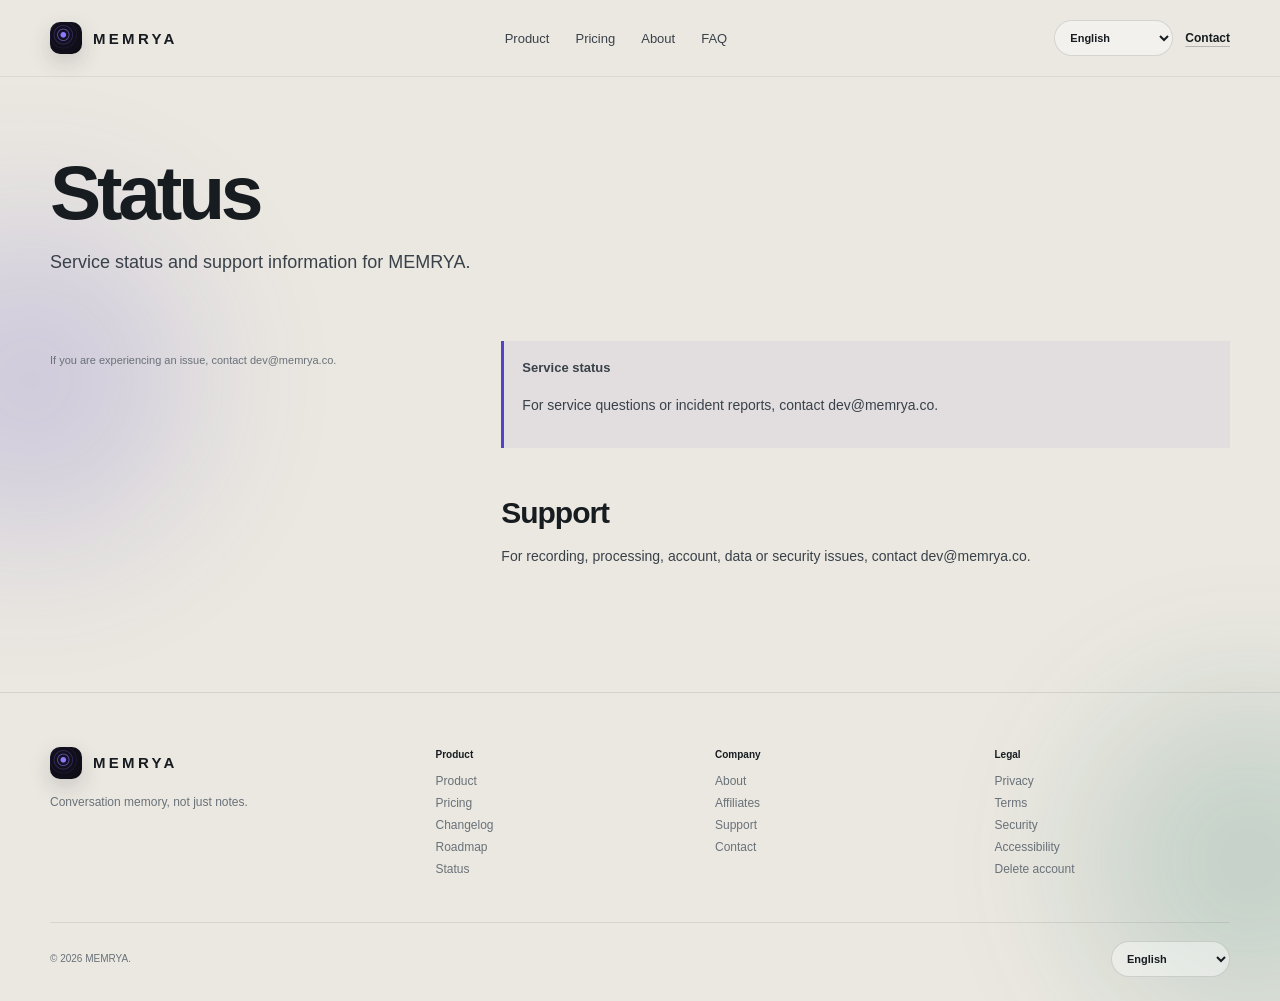
<file: status.html>
﻿<!doctype html>
<html lang="en" dir="ltr">
<head>
  <meta charset="utf-8">
  <meta name="viewport" content="width=device-width,initial-scale=1">
  <meta name="theme-color" content="#e7e3da">
  <meta name="description" content="Service status and support information for MEMRYA.">
  <meta name="referrer" content="no-referrer">
  <meta http-equiv="Content-Security-Policy" content="default-src 'self'; img-src 'self'; style-src 'self'; script-src 'self'; font-src 'self'; connect-src 'none'; object-src 'none'; base-uri 'none'; form-action 'none'; frame-src 'none'">
  <meta name="robots" content="index,follow,max-image-preview:large">
  <meta property="og:title" content="MEMRYA — Status">
  <meta property="og:description" content="Service status and support information for MEMRYA.">
  <meta property="og:type" content="website">
  <meta property="og:site_name" content="MEMRYA">
  <meta property="og:url" content="https://memrya.co/status.html">
  <meta property="og:image" content="https://memrya.co/assets/og-memrya-v2.png">
  <meta property="og:image:secure_url" content="https://memrya.co/assets/og-memrya-v2.png">
  <meta property="og:image:width" content="1200">
  <meta property="og:image:height" content="630">
  <meta property="og:image:type" content="image/png">
  <meta property="og:image:alt" content="MEMRYA — Your conversations, remembered.">
  <meta name="twitter:card" content="summary_large_image">
  <meta name="twitter:title" content="MEMRYA — Status">
  <meta name="twitter:description" content="Service status and support information for MEMRYA.">
  <meta name="twitter:image" content="https://memrya.co/assets/og-memrya-v2.png">
  <meta name="twitter:image:alt" content="MEMRYA — Your conversations, remembered.">
  <link rel="canonical" href="https://memrya.co/status.html">
  <link rel="icon" href="./assets/icon.png">
  <link rel="stylesheet" href="./styles.css">
  <title>MEMRYA — Status</title>
</head>
<body>
  <a class="skip-link" href="#main">Skip to content</a>
  <div class="page-glow page-glow-a" aria-hidden="true"></div>
  <div class="page-glow page-glow-b" aria-hidden="true"></div>
  <header class="site-header">
    <div class="nav shell">
      <a class="brand" href="./index.html#top" aria-label="MEMRYA home">
        <img src="./assets/icon.png" alt="">
        <span>MEMRYA</span>
      </a>
      <nav class="nav-links" id="primary-nav" aria-label="Primary navigation">
        <a href="./index.html#product" data-i18n="nav.product">Product</a>
        <a href="./pricing.html" data-i18n="nav.pricing">Pricing</a>
        <a href="./about.html" data-i18n="nav.about">About</a>
        <a href="./index.html#faq" data-i18n="nav.faq">FAQ</a>
      </nav>
      <div class="nav-actions">
        <label class="locale-switch">
          <span class="sr-only" data-i18n="langswitch.label">Language</span>
          <select id="locale-switch" aria-label="Language"></select>
        </label>
        <a class="ghost-link" href="mailto:dev@memrya.co" data-i18n="nav.contact">Contact</a>
      </div>
      <button class="nav-toggle" type="button" aria-controls="primary-nav" aria-expanded="false" aria-label="Open menu">
        <span></span><span></span>
      </button>
    </div>
  </header>
  <main id="main" class="utility-main">
    <div class="shell">
      <div class="utility-hero reveal">
        <h1 data-i18n="page.status.title">Status</h1>
        <p data-i18n="page.status.intro">Service status and support information for MEMRYA.</p>
      </div>
      <div class="utility-grid">
        <aside class="utility-aside reveal">
          <p data-i18n="status.contactNote">If you are experiencing an issue, contact dev@memrya.co.</p>
        </aside>
        <div class="utility-content reveal">
          <div class="notice">
            <strong data-i18n="status.noPublicFeed">Service status</strong>
            <p>For service questions or incident reports, contact <a href="mailto:dev@memrya.co">dev@memrya.co</a>.</p>
          </div>
          <h2>Support</h2>
          <p>For recording, processing, account, data or security issues, contact <a href="mailto:dev@memrya.co">dev@memrya.co</a>.</p>
        </div>
      </div>
    </div>
  </main>
  <footer class="footer-deep">
    <div class="shell footer-grid">
      <div class="footer-brand-col">
        <a class="brand" href="./index.html#top"><img src="./assets/icon.png" alt=""><span>MEMRYA</span></a>
        <p data-i18n="footer.tagline">Conversation memory, not just notes.</p>
      </div>
      <div><h4 data-i18n="footer.colProduct">Product</h4><a href="./index.html#product" data-i18n="nav.product">Product</a><a href="./pricing.html" data-i18n="nav.pricing">Pricing</a><a href="./changelog.html" data-i18n="footer.changelog">Changelog</a><a href="./roadmap.html" data-i18n="footer.roadmap">Roadmap</a><a href="./status.html" data-i18n="footer.status">Status</a></div>
      <div><h4 data-i18n="footer.colCompany">Company</h4><a href="./about.html" data-i18n="nav.about">About</a><a href="./affiliates.html" data-i18n="footer.affiliates">Affiliates</a><a href="./support.html" data-i18n="footer.support">Support</a><a href="mailto:dev@memrya.co" data-i18n="nav.contact">Contact</a></div>
      <div><h4 data-i18n="footer.colLegal">Legal</h4><a href="./privacy.html" data-i18n="footer.privacy">Privacy</a><a href="./terms.html" data-i18n="footer.terms">Terms</a><a href="./security.html" data-i18n="footer.security">Security</a><a href="./accessibility.html" data-i18n="footer.accessibility">Accessibility</a><a href="./delete-account.html" data-i18n="footer.deleteAccount">Delete account</a></div>
    </div>
    <div class="shell footer-bottom"><p data-i18n="footer.copyright">© 2026 MEMRYA.</p><label class="locale-switch footer-locale"><span class="sr-only" data-i18n="langswitch.label">Language</span><select class="locale-switch-control" aria-label="Language"></select></label></div>
  </footer>
  <script src="./i18n.js" defer></script>
  <script src="./script.js" defer></script>
</body>
</html>
</file>
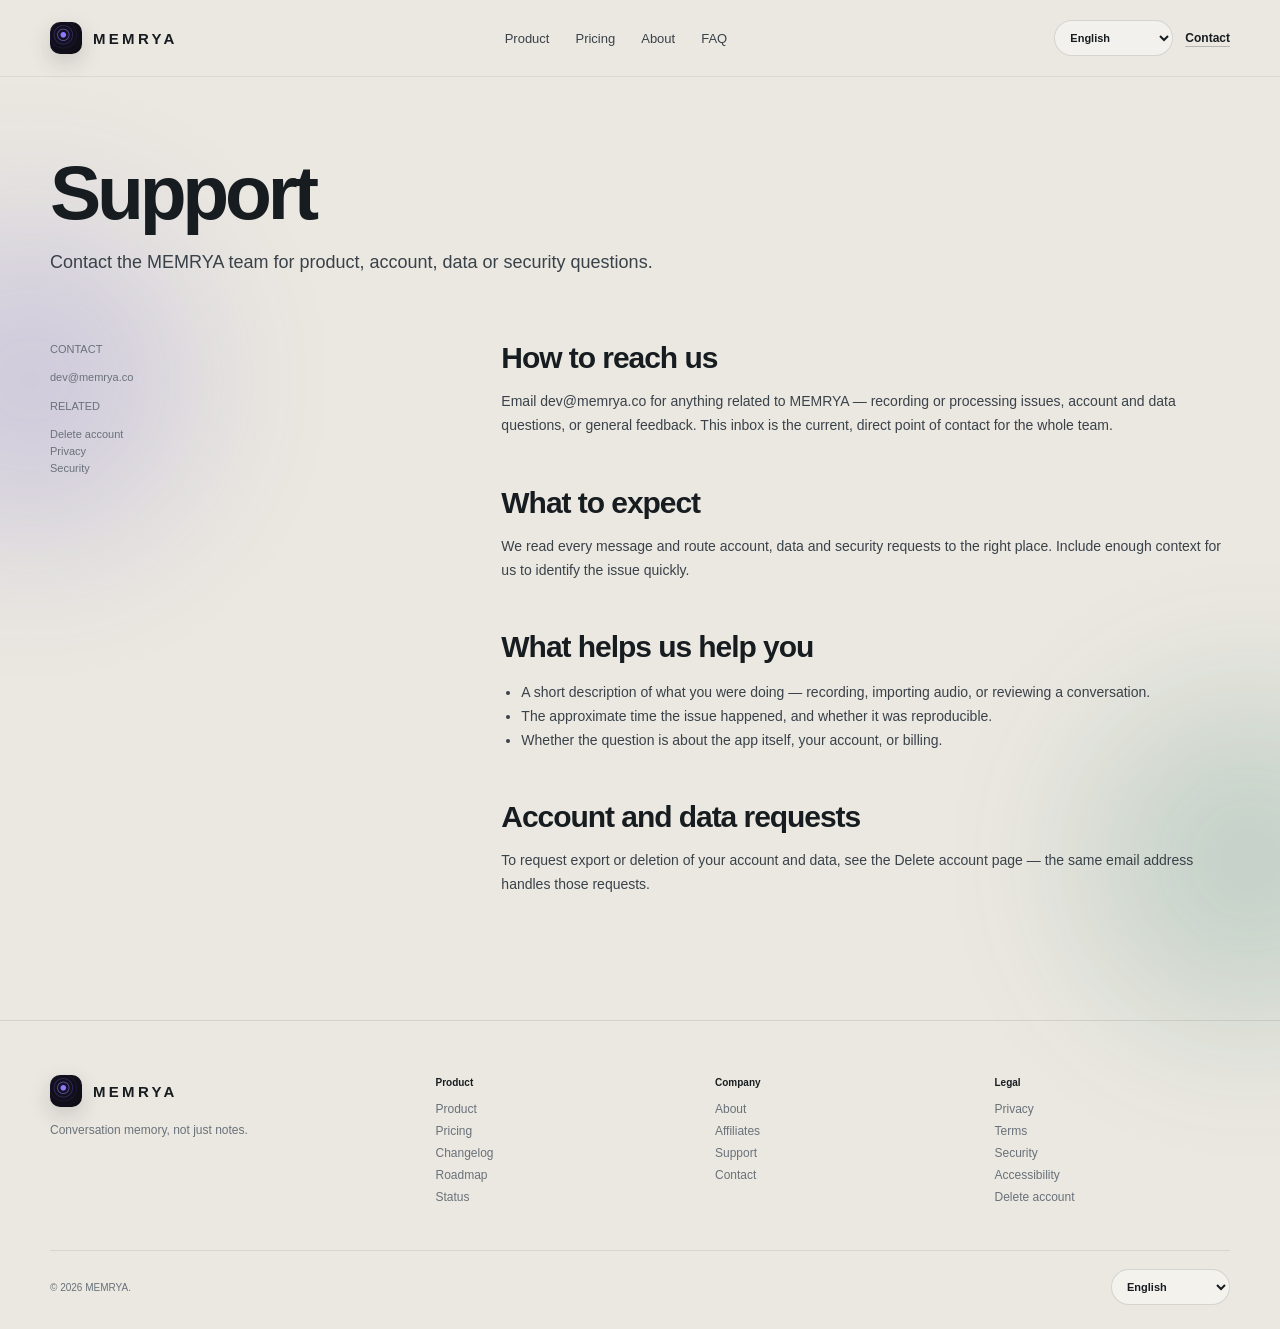
<file: support.html>
﻿<!doctype html>
<html lang="en" dir="ltr">
<head>
  <meta charset="utf-8">
  <meta name="viewport" content="width=device-width,initial-scale=1">
  <meta name="theme-color" content="#e7e3da">
  <meta name="description" content="Contact the MEMRYA team at dev@memrya.co for support with recording, processing, your account or your data.">
  <meta name="referrer" content="no-referrer">
  <meta http-equiv="Content-Security-Policy" content="default-src 'self'; img-src 'self'; style-src 'self'; script-src 'self'; font-src 'self'; connect-src 'none'; object-src 'none'; base-uri 'none'; form-action 'none'; frame-src 'none'">
  <meta name="robots" content="index,follow,max-image-preview:large">
  <meta property="og:title" content="Support — MEMRYA">
  <meta property="og:description" content="Contact the MEMRYA team at dev@memrya.co for product, account, data or security support.">
  <meta property="og:type" content="website">
  <meta property="og:site_name" content="MEMRYA">
  <meta property="og:url" content="https://memrya.co/support.html">
  <meta property="og:image" content="https://memrya.co/assets/og-memrya-v2.png">
  <meta property="og:image:secure_url" content="https://memrya.co/assets/og-memrya-v2.png">
  <meta property="og:image:width" content="1200">
  <meta property="og:image:height" content="630">
  <meta property="og:image:type" content="image/png">
  <meta property="og:image:alt" content="MEMRYA — Your conversations, remembered.">
  <meta name="twitter:card" content="summary_large_image">
  <meta name="twitter:title" content="Support — MEMRYA">
  <meta name="twitter:description" content="Contact the MEMRYA team at dev@memrya.co for product, account, data or security support.">
  <meta name="twitter:image" content="https://memrya.co/assets/og-memrya-v2.png">
  <meta name="twitter:image:alt" content="MEMRYA — Your conversations, remembered.">
  <link rel="canonical" href="https://memrya.co/support.html">
  <link rel="icon" href="./assets/icon.png">
  <link rel="stylesheet" href="./styles.css">
  <title>Support — MEMRYA</title>
</head>
<body>
  <a class="skip-link" href="#main">Skip to content</a>
  <div class="page-glow page-glow-a" aria-hidden="true"></div>
  <div class="page-glow page-glow-b" aria-hidden="true"></div>
  <header class="site-header">
    <div class="nav shell">
      <a class="brand" href="./index.html#top" aria-label="MEMRYA home">
        <img src="./assets/icon.png" alt="">
        <span>MEMRYA</span>
      </a>
      <nav class="nav-links" id="primary-nav" aria-label="Primary navigation">
        <a href="./index.html#product" data-i18n="nav.product">Product</a>
        <a href="./pricing.html" data-i18n="nav.pricing">Pricing</a>
        <a href="./about.html" data-i18n="nav.about">About</a>
        <a href="./index.html#faq" data-i18n="nav.faq">FAQ</a>
      </nav>
      <div class="nav-actions">
        <label class="locale-switch">
          <span class="sr-only" data-i18n="langswitch.label">Language</span>
          <select id="locale-switch" aria-label="Language"></select>
        </label>
        <a class="ghost-link" href="mailto:dev@memrya.co" data-i18n="nav.contact">Contact</a>
      </div>
      <button class="nav-toggle" type="button" aria-controls="primary-nav" aria-expanded="false" aria-label="Open menu">
        <span></span><span></span>
      </button>
    </div>
  </header>
  <main id="main" class="utility-main">
    <div class="shell">
      <div class="utility-hero reveal">
        <h1 data-i18n="page.support.title">Support</h1>
        <p data-i18n="page.support.intro">Contact the MEMRYA team for product, account, data or security questions.</p>
      </div>
      <div class="utility-grid">
        <aside class="utility-aside reveal">
          <span class="eyebrow">CONTACT</span>
          <p><a href="mailto:dev@memrya.co">dev@memrya.co</a></p>
          <span class="eyebrow">RELATED</span>
          <p><a href="./delete-account.html">Delete account</a><br><a href="./privacy.html">Privacy</a><br><a href="./security.html">Security</a></p>
        </aside>
        <div class="utility-content reveal">
          <h2>How to reach us</h2>
          <p>Email <a href="mailto:dev@memrya.co">dev@memrya.co</a> for anything related to MEMRYA — recording or processing issues, account and data questions, or general feedback. This inbox is the current, direct point of contact for the whole team.</p>
          <h2>What to expect</h2>
          <p>We read every message and route account, data and security requests to the right place. Include enough context for us to identify the issue quickly.</p>
          <h2>What helps us help you</h2>
          <ul>
            <li>A short description of what you were doing — recording, importing audio, or reviewing a conversation.</li>
            <li>The approximate time the issue happened, and whether it was reproducible.</li>
            <li>Whether the question is about the app itself, your account, or billing.</li>
          </ul>
          <h2>Account and data requests</h2>
          <p>To request export or deletion of your account and data, see the <a href="./delete-account.html">Delete account</a> page — the same email address handles those requests.</p>
        </div>
      </div>
    </div>
  </main>
  <footer class="footer-deep">
    <div class="shell footer-grid">
      <div class="footer-brand-col">
        <a class="brand" href="./index.html#top"><img src="./assets/icon.png" alt=""><span>MEMRYA</span></a>
        <p data-i18n="footer.tagline">Conversation memory, not just notes.</p>
      </div>
      <div><h4 data-i18n="footer.colProduct">Product</h4><a href="./index.html#product" data-i18n="nav.product">Product</a><a href="./pricing.html" data-i18n="nav.pricing">Pricing</a><a href="./changelog.html" data-i18n="footer.changelog">Changelog</a><a href="./roadmap.html" data-i18n="footer.roadmap">Roadmap</a><a href="./status.html" data-i18n="footer.status">Status</a></div>
      <div><h4 data-i18n="footer.colCompany">Company</h4><a href="./about.html" data-i18n="nav.about">About</a><a href="./affiliates.html" data-i18n="footer.affiliates">Affiliates</a><a href="./support.html" data-i18n="footer.support">Support</a><a href="mailto:dev@memrya.co" data-i18n="nav.contact">Contact</a></div>
      <div><h4 data-i18n="footer.colLegal">Legal</h4><a href="./privacy.html" data-i18n="footer.privacy">Privacy</a><a href="./terms.html" data-i18n="footer.terms">Terms</a><a href="./security.html" data-i18n="footer.security">Security</a><a href="./accessibility.html" data-i18n="footer.accessibility">Accessibility</a><a href="./delete-account.html" data-i18n="footer.deleteAccount">Delete account</a></div>
    </div>
    <div class="shell footer-bottom"><p data-i18n="footer.copyright">© 2026 MEMRYA.</p><label class="locale-switch footer-locale"><span class="sr-only" data-i18n="langswitch.label">Language</span><select class="locale-switch-control" aria-label="Language"></select></label></div>
  </footer>
  <script src="./i18n.js" defer></script>
  <script src="./script.js" defer></script>
</body>
</html>
</file>
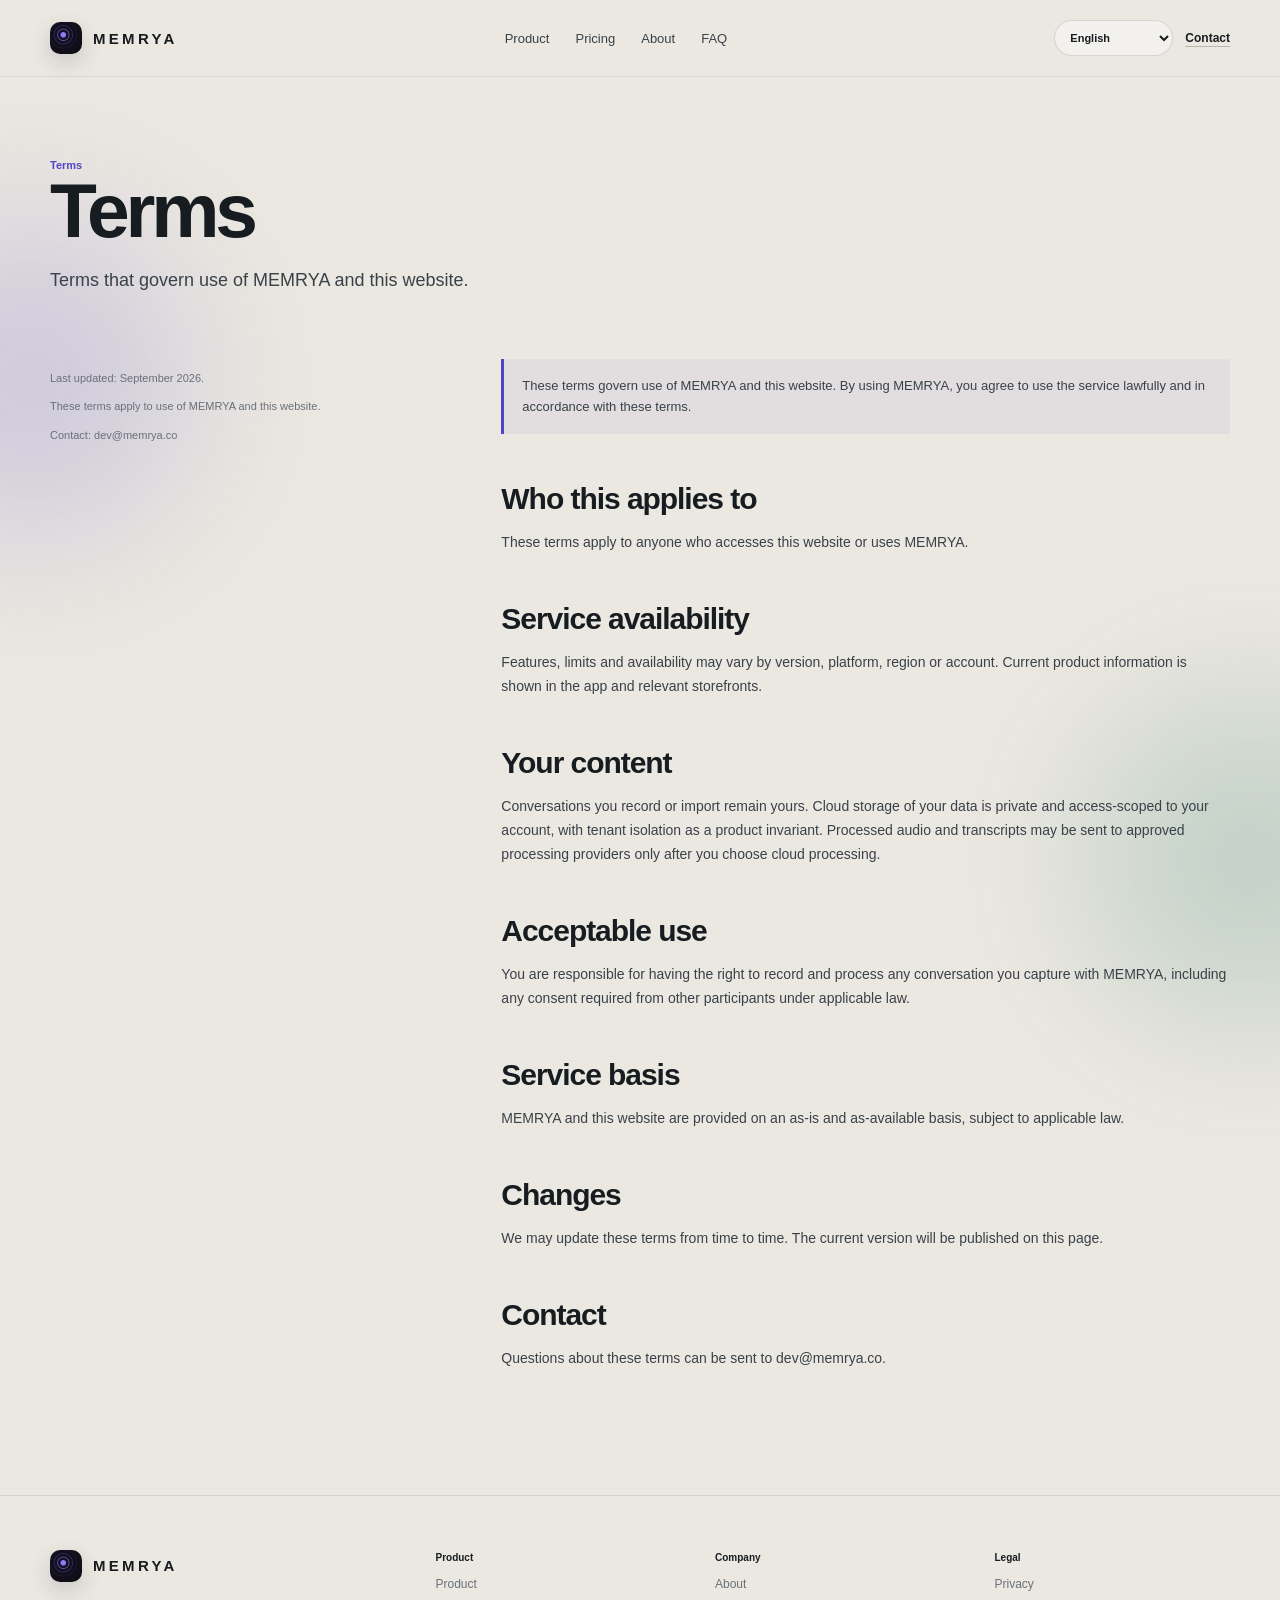
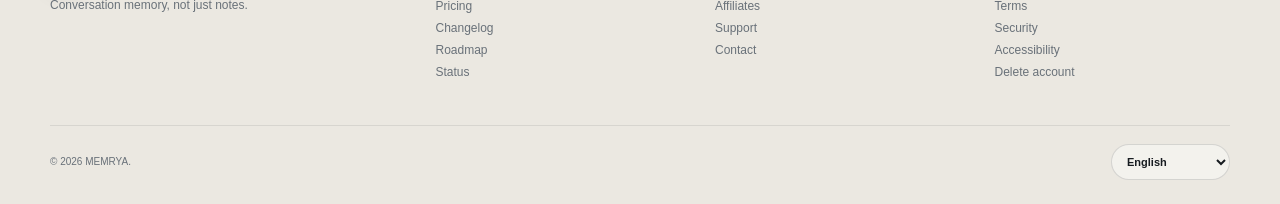
<file: terms.html>
﻿<!doctype html>
<html lang="en" dir="ltr">
<head>
  <meta charset="utf-8">
  <meta name="viewport" content="width=device-width,initial-scale=1">
  <meta name="theme-color" content="#e7e3da">
  <meta name="description" content="Terms that govern use of MEMRYA and this website.">
  <meta name="referrer" content="no-referrer">
  <meta http-equiv="Content-Security-Policy" content="default-src 'self'; img-src 'self'; style-src 'self'; script-src 'self'; font-src 'self'; connect-src 'none'; object-src 'none'; base-uri 'none'; form-action 'none'; frame-src 'none'">
  <meta name="robots" content="index,follow,max-image-preview:large">
  <meta property="og:title" content="Terms — MEMRYA">
  <meta property="og:description" content="Terms that govern use of MEMRYA and this website.">
  <meta property="og:type" content="website">
  <meta property="og:site_name" content="MEMRYA">
  <meta property="og:url" content="https://memrya.co/terms.html">
  <meta property="og:image" content="https://memrya.co/assets/og-memrya-v2.png">
  <meta property="og:image:secure_url" content="https://memrya.co/assets/og-memrya-v2.png">
  <meta property="og:image:width" content="1200">
  <meta property="og:image:height" content="630">
  <meta property="og:image:type" content="image/png">
  <meta property="og:image:alt" content="MEMRYA — Your conversations, remembered.">
  <meta name="twitter:card" content="summary_large_image">
  <meta name="twitter:title" content="Terms — MEMRYA">
  <meta name="twitter:description" content="Terms that govern use of MEMRYA and this website.">
  <meta name="twitter:image" content="https://memrya.co/assets/og-memrya-v2.png">
  <meta name="twitter:image:alt" content="MEMRYA — Your conversations, remembered.">
  <link rel="canonical" href="https://memrya.co/terms.html">
  <link rel="icon" href="./assets/icon.png">
  <link rel="stylesheet" href="./styles.css">
  <title>Terms — MEMRYA</title>
</head>
<body>
  <a class="skip-link" href="#main">Skip to content</a>
  <div class="page-glow page-glow-a" aria-hidden="true"></div>
  <div class="page-glow page-glow-b" aria-hidden="true"></div>
  <header class="site-header">
    <div class="nav shell">
      <a class="brand" href="./index.html#top" aria-label="MEMRYA home">
        <img src="./assets/icon.png" alt="">
        <span>MEMRYA</span>
      </a>
      <nav class="nav-links" id="primary-nav" aria-label="Primary navigation">
        <a href="./index.html#product" data-i18n="nav.product">Product</a>
        <a href="./pricing.html" data-i18n="nav.pricing">Pricing</a>
        <a href="./about.html" data-i18n="nav.about">About</a>
        <a href="./index.html#faq" data-i18n="nav.faq">FAQ</a>
      </nav>
      <div class="nav-actions">
        <label class="locale-switch">
          <span class="sr-only" data-i18n="langswitch.label">Language</span>
          <select id="locale-switch" aria-label="Language"></select>
        </label>
        <a class="ghost-link" href="mailto:dev@memrya.co" data-i18n="nav.contact">Contact</a>
      </div>
      <button class="nav-toggle" type="button" aria-controls="primary-nav" aria-expanded="false" aria-label="Open menu">
        <span></span><span></span>
      </button>
    </div>
  </header>
  <main id="main" class="utility-main">
    <div class="shell">
      <div class="utility-hero reveal">
        <span class="eyebrow" data-i18n="page.terms.title">Terms</span>
        <h1 data-i18n="page.terms.title">Terms</h1>
        <p data-i18n="page.terms.intro">Terms that govern use of MEMRYA and this website.</p>
      </div>
      <div class="utility-grid">
        <aside class="utility-aside reveal">
          <p>Last updated: September 2026.</p>
          <p>These terms apply to use of MEMRYA and this website.</p>
          <p>Contact: <a href="mailto:dev@memrya.co">dev@memrya.co</a></p>
        </aside>
        <div class="utility-content reveal">
          <div class="notice">These terms govern use of MEMRYA and this website. By using MEMRYA, you agree to use the service lawfully and in accordance with these terms.</div>

          <h2>Who this applies to</h2>
          <p>These terms apply to anyone who accesses this website or uses MEMRYA.</p>

          <h2>Service availability</h2>
          <p>Features, limits and availability may vary by version, platform, region or account. Current product information is shown in the app and relevant storefronts.</p>

          <h2>Your content</h2>
          <p>Conversations you record or import remain yours. Cloud storage of your data is private and access-scoped to your account, with tenant isolation as a product invariant. Processed audio and transcripts may be sent to approved processing providers only after you choose cloud processing.</p>

          <h2>Acceptable use</h2>
          <p>You are responsible for having the right to record and process any conversation you capture with MEMRYA, including any consent required from other participants under applicable law.</p>

          <h2>Service basis</h2>
          <p>MEMRYA and this website are provided on an as-is and as-available basis, subject to applicable law.</p>

          <h2>Changes</h2>
          <p>We may update these terms from time to time. The current version will be published on this page.</p>

          <h2>Contact</h2>
          <p>Questions about these terms can be sent to <a href="mailto:dev@memrya.co">dev@memrya.co</a>.</p>
        </div>
      </div>
    </div>
  </main>
  <footer class="footer-deep">
    <div class="shell footer-grid">
      <div class="footer-brand-col">
        <a class="brand" href="./index.html#top"><img src="./assets/icon.png" alt=""><span>MEMRYA</span></a>
        <p data-i18n="footer.tagline">Conversation memory, not just notes.</p>
      </div>
      <div><h4 data-i18n="footer.colProduct">Product</h4><a href="./index.html#product" data-i18n="nav.product">Product</a><a href="./pricing.html" data-i18n="nav.pricing">Pricing</a><a href="./changelog.html" data-i18n="footer.changelog">Changelog</a><a href="./roadmap.html" data-i18n="footer.roadmap">Roadmap</a><a href="./status.html" data-i18n="footer.status">Status</a></div>
      <div><h4 data-i18n="footer.colCompany">Company</h4><a href="./about.html" data-i18n="nav.about">About</a><a href="./affiliates.html" data-i18n="footer.affiliates">Affiliates</a><a href="./support.html" data-i18n="footer.support">Support</a><a href="mailto:dev@memrya.co" data-i18n="nav.contact">Contact</a></div>
      <div><h4 data-i18n="footer.colLegal">Legal</h4><a href="./privacy.html" data-i18n="footer.privacy">Privacy</a><a href="./terms.html" data-i18n="footer.terms">Terms</a><a href="./security.html" data-i18n="footer.security">Security</a><a href="./accessibility.html" data-i18n="footer.accessibility">Accessibility</a><a href="./delete-account.html" data-i18n="footer.deleteAccount">Delete account</a></div>
    </div>
    <div class="shell footer-bottom"><p data-i18n="footer.copyright">© 2026 MEMRYA.</p><label class="locale-switch footer-locale"><span class="sr-only" data-i18n="langswitch.label">Language</span><select class="locale-switch-control" aria-label="Language"></select></label></div>
  </footer>
  <script src="./i18n.js" defer></script>
  <script src="./script.js" defer></script>
</body>
</html>
</file>
<file: styles.css>
:root{
  --bg:#ebe8e1;--bg-deep:#ddd8ce;--paper:#f8f6f0;--paper-cool:#f0f0ee;
  --ink:#171c20;--ink-2:#394149;--muted:#697179;--line:rgba(23,28,32,.14);
  --violet:#5045c7;--violet-2:#746be1;--teal:#126b5a;--amber:#d3ad43;--dark:#171b1f;
  --display:"Avenir Next","Avenir","Segoe UI Variable Display","SF Pro Display",-apple-system,BlinkMacSystemFont,"Helvetica Neue",sans-serif;
  --body:-apple-system,BlinkMacSystemFont,"Segoe UI Variable Text","Segoe UI",Roboto,Helvetica,Arial,sans-serif;
  --shell:min(1180px,calc(100vw - 40px));
  --shadow:0 35px 90px rgba(31,28,24,.16);
}
*{box-sizing:border-box}
html{scroll-behavior:smooth}
body{margin:0;background:var(--bg);color:var(--ink);font-family:var(--body);overflow-x:hidden;text-rendering:optimizeLegibility}
a{color:inherit;text-decoration:none}img{display:block;max-width:100%}button,select{font:inherit}
.shell{width:var(--shell);margin-inline:auto;min-width:0}
.sr-only{position:absolute;width:1px;height:1px;padding:0;margin:-1px;overflow:hidden;clip:rect(0,0,0,0);white-space:nowrap;border:0}
.skip-link{position:fixed;z-index:9999;top:12px;inset-inline-start:12px;transform:translateY(-150%);background:#fff;color:#111;padding:10px 14px;border-radius:8px}
.skip-link:focus{transform:none}
:focus-visible{outline:3px solid rgba(80,69,199,.5);outline-offset:4px}
.site-header{position:sticky;top:0;z-index:80;background:rgba(235,232,225,.86);backdrop-filter:blur(20px);border-bottom:1px solid rgba(23,28,32,.07)}
.nav{min-height:76px;display:flex;align-items:center;justify-content:space-between;gap:24px}
.brand{display:inline-flex;align-items:center;gap:11px;font-family:var(--display);font-size:15px;font-weight:800;letter-spacing:.22em;white-space:nowrap}
.brand img{width:32px;height:32px;border-radius:10px;box-shadow:0 8px 22px rgba(25,22,52,.16)}
.nav-links{display:flex;align-items:center;gap:26px;font-size:13px;color:var(--ink-2)}
.nav-links a{position:relative}.nav-links a:after{content:"";position:absolute;left:0;right:100%;bottom:-8px;height:1px;background:var(--ink);transition:right .2s ease}
.nav-links a:hover:after{right:0}
.nav-actions{display:flex;align-items:center;gap:12px}
.status-line,.status-pill{display:inline-flex;align-items:center;gap:7px;font-size:10px;color:var(--muted);white-space:nowrap}
.status-line i,.status-pill i{width:7px;height:7px;border-radius:50%;background:var(--teal);box-shadow:0 0 0 4px rgba(18,107,90,.08)}
.locale-switch select,.locale-switch-control{height:36px;border:1px solid var(--line);background:rgba(255,255,255,.42);color:var(--ink);border-radius:999px;padding:0 31px 0 11px;font-size:11px;font-weight:650}
.nav-cta{display:inline-flex;align-items:center;min-height:39px;padding:0 15px;background:var(--ink);color:#fff;border-radius:999px;font-size:11px;font-weight:750}
.nav-toggle{display:none;border:0;background:transparent;width:42px;height:42px;padding:10px;cursor:pointer}.nav-toggle span{display:block;height:2px;background:var(--ink);margin:6px 0}
.hero-v2{display:grid;grid-template-columns:minmax(0,.88fr) minmax(500px,1.12fr);align-items:center;gap:64px;min-height:820px;padding:72px 0 104px}.hero-v2>*{min-width:0}
.hero-copy-v2{position:relative;z-index:3;min-width:0}
.brand-note{margin:0 0 28px;font-family:var(--display);font-size:12px;font-weight:650;color:var(--violet);letter-spacing:.02em}
.hero-v2 h1{font-family:var(--display);font-size:clamp(58px,6.4vw,94px);line-height:.93;letter-spacing:-.068em;font-weight:720;margin:0;max-width:720px}
.hero-v2 h1 span{color:inherit}
.hero-lede{font-size:18px;line-height:1.62;color:var(--ink-2);max-width:620px;margin:30px 0 0}
.hero-actions{display:flex;align-items:center;gap:20px;flex-wrap:wrap;margin-top:32px}
.primary-btn{display:inline-flex;align-items:center;justify-content:center;min-height:52px;padding:0 22px;border-radius:14px;background:var(--ink);color:#fff;font-size:13px;font-weight:760;box-shadow:0 14px 35px rgba(23,28,32,.16)}
.primary-btn:hover{transform:translateY(-1px)}
.primary-btn.light{background:#fff;color:var(--ink)}
.quiet-link{display:inline-flex;align-items:center;gap:7px;font-size:13px;font-weight:700;color:var(--ink-2)}
.hero-proof{display:flex;align-items:center;gap:0;margin-top:34px;color:var(--muted);font-size:11px}
.hero-proof span{display:inline-flex;align-items:center}
.hero-proof span+span:before{content:"";width:3px;height:3px;background:var(--violet);border-radius:50%;margin:0 12px}
.hero-visual-v2{position:relative;min-height:660px;min-width:0}
.hero-visual-v2:before{content:"";position:absolute;width:520px;height:520px;right:-70px;top:10px;border-radius:50%;background:radial-gradient(circle,rgba(80,69,199,.20),rgba(80,69,199,0) 68%);filter:blur(4px);pointer-events:none}
.hero-human{position:absolute;inset:40px 0 46px 44px;margin:0;overflow:hidden;border-radius:52px 12px 52px 52px;box-shadow:var(--shadow);background:#aaa}
.hero-human:after{content:"";position:absolute;inset:0;background:linear-gradient(90deg,rgba(18,22,25,.05),rgba(18,22,25,.02) 45%,rgba(18,22,25,.35))}
.hero-human img{width:100%;height:100%;object-fit:cover;object-position:8% center}
.hero-human figcaption{position:absolute;z-index:2;left:24px;bottom:24px;max-width:250px;color:#fff;display:grid;gap:4px}
.hero-human figcaption strong{font-family:var(--display);font-size:15px}.hero-human figcaption span{font-size:11px;line-height:1.45;color:rgba(255,255,255,.74)}
.iphone-frame{position:absolute;z-index:5;right:-26px;top:4px;width:318px;height:642px;background:#f8f7f3;border:8px solid #11151a;border-radius:48px;box-shadow:0 38px 85px rgba(16,19,22,.34);overflow:hidden;transform:rotate(2deg)}
.iphone-frame:before{content:"";position:absolute;inset:0;border-radius:39px;box-shadow:inset 0 0 0 1px rgba(255,255,255,.8);pointer-events:none}
.iphone-island{position:absolute;z-index:4;top:10px;left:50%;transform:translateX(-50%);width:92px;height:25px;border-radius:999px;background:#090b0d}
.iphone-status{height:49px;padding:16px 18px 0;display:flex;justify-content:space-between;font-size:9px;font-weight:720;color:#3f464d}
.iphone-content{padding:21px 16px 28px}
.memory-head{position:relative;padding-bottom:14px;border-bottom:1px solid rgba(23,28,32,.08)}.memory-head>span{font-size:9px;color:var(--violet);font-weight:800}.memory-head h3{font-family:var(--display);font-size:20px;letter-spacing:-.03em;margin:5px 0 0}.memory-head small{position:absolute;right:0;top:0;display:flex;align-items:center;gap:5px;color:#aa3d37;font-size:8px}.memory-head small i{width:6px;height:6px;border-radius:50%;background:#aa3d37}
.speaker-row-v2{display:grid;grid-template-columns:34px minmax(0,1fr);gap:10px;padding:13px 0;border-bottom:1px solid rgba(23,28,32,.08)}
.avatar{width:34px;height:34px;border-radius:10px;display:grid;place-items:center;font-size:11px;font-weight:800}.avatar.violet{background:rgba(80,69,199,.12);color:var(--violet)}.avatar.teal{background:rgba(18,107,90,.12);color:var(--teal)}
.speaker-row-v2 strong{font-size:10px}.speaker-row-v2 p{font-size:9.5px;line-height:1.4;color:var(--ink-2);margin:3px 0 0}
.ask-mini{margin-top:14px;background:var(--dark);color:#f8f5ef;padding:14px;border-radius:16px}.ask-mini>span{font-size:8px;font-weight:800;color:#c5c0ff}.ask-mini>strong{display:block;font-size:11px;line-height:1.4;margin:6px 0}.ask-mini>p{font-size:9px;line-height:1.42;color:rgba(248,245,239,.72);margin:0 0 9px}.ask-mini small{display:flex;align-items:center;gap:6px;font-size:7.5px;color:rgba(248,245,239,.58)}.ask-mini small i{width:6px;height:6px;border-radius:50%;background:var(--amber)}
.iphone-home{position:absolute;bottom:8px;left:50%;transform:translateX(-50%);width:105px;height:4px;border-radius:999px;background:#16191c}
.hero-memory-card{position:absolute;z-index:7;background:rgba(249,247,242,.94);backdrop-filter:blur(18px);box-shadow:0 18px 50px rgba(25,26,28,.18);padding:16px 18px;color:var(--ink);max-width:230px}
.hero-memory-card>span{font-size:8px;font-weight:800;color:var(--violet)}.hero-memory-card strong{display:block;font-family:var(--display);font-size:13px;margin-top:4px}.hero-memory-card p{font-size:9px;line-height:1.45;color:var(--muted);margin:5px 0 0}
.hero-memory-summary{left:-8px;top:82px;border-radius:18px 18px 5px 18px}.hero-memory-proof{right:96px;bottom:12px;border-radius:5px 18px 18px 18px}
.process-section{padding:112px 0;background:#f3f0ea;border-top:1px solid rgba(23,28,32,.06);border-bottom:1px solid rgba(23,28,32,.08)}
.split-heading{display:grid;grid-template-columns:.38fr 1fr;gap:56px;align-items:start;margin-bottom:60px}
.split-heading>p,.story-intro>p:first-child,.demo-copy>p:first-child,.language-feature>p:first-child,.integration-feature>p:first-child,.trust-column>p:first-child,.pricing-column>p:first-child,.faq-heading>p:first-child{font-size:12px;color:var(--violet);font-weight:700;margin:5px 0 0}
.split-heading h2,.story-intro h2,.demo-copy h2,.identity-copy h2,.language-feature h2,.integration-feature h2,.trust-column h2,.pricing-column h2,.faq-heading h2,.final-cta-inner-v2 h2{font-family:var(--display);letter-spacing:-.045em;line-height:1.03;margin:0;font-weight:700}
.split-heading h2{font-size:clamp(42px,5vw,68px);max-width:780px}
.process-line{display:grid;grid-template-columns:repeat(4,1fr);border-top:1px solid rgba(23,28,32,.19)}
.process-line article{padding:23px 24px 8px 0;min-height:210px;position:relative}
.process-line article+article{padding-left:24px;border-left:1px solid rgba(23,28,32,.1)}
.process-line b{font-family:var(--display);font-size:12px;color:var(--violet);font-weight:800}
.process-line h3{font-family:var(--display);font-size:19px;letter-spacing:-.02em;margin:52px 0 10px}.process-line p{font-size:12px;line-height:1.58;color:var(--muted);margin:0}
.story-section{padding:124px 0 40px}.story-intro{display:grid;grid-template-columns:.28fr .92fr .8fr;gap:46px;align-items:start;margin-bottom:48px}.story-intro h2{font-size:clamp(42px,4.7vw,64px)}.story-intro>p:last-child{font-size:14px;line-height:1.68;color:var(--muted);margin:5px 0 0;max-width:520px}
.story-strip{width:min(1460px,calc(100vw - 28px));margin:0 auto;display:grid;grid-template-columns:1.12fr .88fr .88fr;gap:12px}
.story-panel{height:560px;position:relative;overflow:hidden;background:#444;color:#fff}
.story-work{border-radius:48px 8px 8px 48px}.story-health{border-radius:8px}.story-life{border-radius:8px 48px 48px 8px}
.story-panel img{width:100%;height:100%;object-fit:cover;transition:transform .6s cubic-bezier(.2,.7,.2,1)}.story-work img{object-position:14% center}.story-health img{object-position:center center}.story-life img{object-position:center center}.story-panel:hover img{transform:scale(1.025)}
.story-shade{position:absolute;inset:0;background:linear-gradient(180deg,rgba(10,12,14,.02) 28%,rgba(10,12,14,.78) 100%)}
.story-copy{position:absolute;z-index:2;left:24px;right:24px;bottom:28px}.story-copy span{font-size:11px;color:rgba(255,255,255,.7)}.story-copy h3{font-family:var(--display);font-size:clamp(22px,2vw,31px);line-height:1.08;letter-spacing:-.035em;margin:7px 0 0;max-width:420px}
.memory-tag{position:absolute;z-index:3;top:20px;left:20px;display:flex;align-items:center;gap:8px;background:rgba(250,248,244,.9);color:var(--ink);padding:9px 11px;border-radius:10px;backdrop-filter:blur(12px);font-size:9px}.memory-tag b{color:var(--violet);font-size:8px;letter-spacing:.08em}
.product-demo{padding:120px 0;background:var(--dark);color:#f7f4ed;margin-top:90px}
.product-demo-grid{display:grid;grid-template-columns:.78fr 1.22fr;gap:76px;align-items:center}
.demo-copy h2{font-size:clamp(48px,5.5vw,74px);max-width:540px}.demo-copy>p:nth-of-type(2){font-size:15px;line-height:1.65;color:rgba(247,244,237,.66);max-width:520px;margin:22px 0 30px}.demo-copy>p:first-child{color:#a9a3ff}
.mid-cta{display:inline-flex;align-items:center;min-height:46px;padding:0 18px;border:1px solid rgba(255,255,255,.18);border-radius:12px;font-size:12px;font-weight:760}.mid-cta:hover{background:#fff;color:var(--ink)}
.evidence-console{background:#0d1013;border:1px solid rgba(255,255,255,.12);box-shadow:0 40px 90px rgba(0,0,0,.38);border-radius:26px 8px 26px 8px;overflow:hidden}
.console-top{display:flex;justify-content:space-between;padding:14px 18px;border-bottom:1px solid rgba(255,255,255,.1);font-size:9px;color:rgba(255,255,255,.42)}
.console-question{padding:28px 26px 9px;font-family:var(--display);font-size:23px;letter-spacing:-.03em}.console-answer{padding:0 26px 26px;font-size:13px;line-height:1.6;color:rgba(255,255,255,.7)}
.source-line{display:grid;grid-template-columns:55px 1fr;gap:12px;padding:15px 22px;border-top:1px solid rgba(255,255,255,.08)}.source-line.selected{background:linear-gradient(90deg,rgba(80,69,199,.26),rgba(80,69,199,.04))}.source-time{font-size:10px;color:#aaa4ff;padding-top:2px}.source-line strong{font-size:11px}.source-line p{font-size:11px;line-height:1.48;color:rgba(255,255,255,.6);margin:4px 0 0}.evidence-foot{display:flex;align-items:center;gap:7px;padding:13px 22px;border-top:1px solid rgba(255,255,255,.08);font-size:9px;color:rgba(255,255,255,.55)}.evidence-foot i{width:7px;height:7px;border-radius:50%;background:var(--amber)}
.identity-section{padding:128px 0}.identity-grid{display:grid;grid-template-columns:1fr 1fr;gap:82px;align-items:center}
.identity-visual{min-height:470px;position:relative;background:linear-gradient(145deg,#ddd8ff,#dcece7 72%);border-radius:10px 58px 10px 58px;padding:46px;overflow:hidden}
.identity-visual:after{content:"";position:absolute;width:290px;height:290px;border-radius:50%;background:rgba(255,255,255,.35);right:-110px;top:-80px}
.voice-person{display:flex;align-items:center;gap:13px;position:relative;z-index:2}.voice-face{width:52px;height:52px;border-radius:50%;display:grid;place-items:center;background:#fff;color:var(--violet);font-family:var(--display);font-weight:800;box-shadow:0 12px 30px rgba(80,69,199,.13)}.voice-person strong{display:block;font-family:var(--display);font-size:17px}.voice-person span{font-size:10px;color:var(--muted)}
.waveform{height:150px;display:flex;align-items:center;gap:8px;margin:48px 0 24px}.waveform i{display:block;width:7px;border-radius:99px;background:linear-gradient(180deg,var(--violet),var(--teal));height:var(--h,50px)}.waveform i:nth-child(1){--h:34px}.waveform i:nth-child(2){--h:62px}.waveform i:nth-child(3){--h:96px}.waveform i:nth-child(4){--h:48px}.waveform i:nth-child(5){--h:118px}.waveform i:nth-child(6){--h:76px}.waveform i:nth-child(7){--h:132px}.waveform i:nth-child(8){--h:56px}.waveform i:nth-child(9){--h:88px}.waveform i:nth-child(10){--h:42px}.waveform i:nth-child(11){--h:102px}.waveform i:nth-child(12){--h:67px}.waveform i:nth-child(13){--h:128px}.waveform i:nth-child(14){--h:72px}.waveform i:nth-child(15){--h:46px}.waveform i:nth-child(16){--h:31px}
.match-result{display:grid;gap:4px;position:relative;z-index:2}.match-result span{font-size:9px;color:var(--muted)}.match-result strong{font-family:var(--display);font-size:23px}.match-result small{font-size:10px;color:var(--muted)}
.identity-copy .validation-badge{display:inline-flex;padding:7px 10px;border-radius:999px;background:rgba(211,173,67,.18);color:#775b15;font-size:9px;font-weight:800}.identity-copy h2{font-size:clamp(46px,5vw,68px);margin:22px 0}.identity-copy>p{font-size:15px;line-height:1.7;color:var(--ink-2)}.identity-copy ul{list-style:none;padding:0;margin:28px 0 0}.identity-copy li{padding:13px 0 13px 26px;border-top:1px solid var(--line);font-size:13px;line-height:1.5;position:relative;color:var(--ink-2)}.identity-copy li:before{content:"";position:absolute;left:2px;top:20px;width:8px;height:8px;border-radius:50%;background:var(--violet)}
.language-integrations{padding:108px 0;background:#f3f0ea;border-top:1px solid rgba(23,28,32,.07);border-bottom:1px solid rgba(23,28,32,.08)}
.dual-feature{display:grid;grid-template-columns:1fr 1fr;gap:0}
.language-feature{padding-right:68px}.integration-feature{padding-left:68px;border-left:1px solid var(--line)}
.language-feature h2,.integration-feature h2{font-size:clamp(37px,4vw,54px);margin:10px 0 18px}.language-stat{display:flex;align-items:baseline;gap:14px;margin:4px 0 18px}.language-stat strong{font-family:var(--display);font-size:clamp(72px,9vw,118px);line-height:.82;letter-spacing:-.07em;color:var(--violet)}.language-stat span{max-width:170px;font-size:14px;line-height:1.2;font-weight:700;color:var(--ink)}.language-feature>p:nth-of-type(2){font-size:14px;line-height:1.65;color:var(--muted);max-width:520px}
.language-list{display:flex;flex-wrap:wrap;gap:8px;margin-top:28px}.language-list span{font-size:12px;padding:8px 0;margin-right:18px;border-bottom:1px solid rgba(23,28,32,.2)}
.integration-row{display:flex;align-items:center;justify-content:space-between;gap:20px;padding:18px 0;border-top:1px solid var(--line)}.integration-row strong{font-family:var(--display);font-size:16px}.state{white-space:nowrap;font-size:9px;font-weight:800;padding:7px 9px;border-radius:999px}.state.live{background:rgba(18,107,90,.1);color:var(--teal)}.state.validation{background:rgba(211,173,67,.16);color:#775b15}.state.planned{background:rgba(80,69,199,.1);color:var(--violet)}.integration-feature>small{display:block;font-size:10px;color:var(--muted);margin-top:15px}
.trust-pricing{padding:120px 0}.trust-pricing-grid{display:grid;grid-template-columns:1fr 1fr;gap:90px}.trust-column h2,.pricing-column h2{font-size:clamp(40px,4.4vw,60px);margin:10px 0 30px}.trust-lines{list-style:none;padding:0;margin:0}.trust-lines li{padding:15px 0;border-top:1px solid var(--line);font-size:13px;line-height:1.55;color:var(--ink-2)}.price-line{display:grid;grid-template-columns:.75fr 1.25fr;gap:20px;padding:17px 0;border-top:1px solid var(--line)}.price-line strong{font-family:var(--display);font-size:14px}.price-line span{font-size:12px;line-height:1.5;color:var(--muted)}.pricing-column>.quiet-link{margin-top:22px}
.faq-section-v2{padding:110px 0;background:#f7f4ee}.faq-grid{display:grid;grid-template-columns:.72fr 1.28fr;gap:90px}.faq-heading h2{font-size:clamp(44px,5vw,65px);margin:10px 0}.faq-list{border-top:1px solid var(--line)}.faq-list details{border-bottom:1px solid var(--line)}.faq-list summary{list-style:none;cursor:pointer;position:relative;padding:21px 42px 21px 0;font-family:var(--display);font-size:15px;font-weight:700}.faq-list summary::-webkit-details-marker{display:none}.faq-list summary:after{content:"+";position:absolute;right:3px;top:13px;font-family:var(--body);font-size:27px;font-weight:300;color:var(--violet)}.faq-list details[open] summary:after{content:"−"}.faq-list details p{font-size:13px;line-height:1.65;color:var(--muted);margin:0;padding:0 42px 22px 0}
.final-cta-v2{padding:100px 0}.final-cta-inner-v2{display:grid;grid-template-columns:auto 1fr auto;align-items:center;gap:28px;background:linear-gradient(110deg,#4b42bd,#645ad8 50%,#325f59);color:#fff;border-radius:40px 10px 40px 10px;padding:42px 46px;box-shadow:0 30px 80px rgba(80,69,199,.24)}.final-cta-inner-v2>img{width:58px;height:58px;border-radius:17px;box-shadow:0 15px 30px rgba(0,0,0,.17)}.final-cta-inner-v2>div>p:first-child{font-size:10px;color:rgba(255,255,255,.68);margin:0 0 5px}.final-cta-inner-v2 h2{font-size:35px}.final-cta-inner-v2>div>p:last-child{font-size:12px;line-height:1.5;color:rgba(255,255,255,.75);margin:8px 0 0;max-width:630px}
.footer-deep{padding:54px 0 24px;border-top:1px solid rgba(23,28,32,.1)}.footer-grid{display:grid;grid-template-columns:1.45fr repeat(3,1fr);gap:44px}.footer-brand-col p{font-size:12px;color:var(--muted);max-width:250px}.footer-grid h4{font-family:var(--display);font-size:10px;margin:2px 0 14px}.footer-grid>div:not(:first-child) a{display:block;font-size:12px;color:var(--muted);margin:8px 0}.footer-grid a:hover{color:var(--ink)}.footer-bottom{display:flex;align-items:center;justify-content:space-between;gap:20px;border-top:1px solid rgba(23,28,32,.09);padding-top:18px;margin-top:38px}.footer-bottom p{font-size:10px;color:var(--muted);margin:0}
.ghost-link{font-size:12px;font-weight:700;text-decoration:underline;text-decoration-color:rgba(23,28,32,.25);text-underline-offset:4px}
.page-glow{position:fixed;z-index:-1;pointer-events:none;width:320px;height:320px;border-radius:50%;filter:blur(80px);opacity:.18}.page-glow-a{background:var(--violet);left:-130px;top:220px}.page-glow-b{background:var(--teal);right:-130px;top:700px}
.reveal{opacity:1;transform:none}
.utility-main{padding:78px 0 110px}.utility-hero{max-width:870px;margin-bottom:64px}.utility-hero>.eyebrow{font-size:11px;color:var(--violet);font-weight:700;margin:0 0 14px;text-transform:none;letter-spacing:0}.utility-hero h1{font-family:var(--display);font-size:clamp(52px,6vw,80px);letter-spacing:-.055em;line-height:.98;margin:0}.utility-hero>p{font-size:18px;line-height:1.62;color:var(--ink-2);max-width:740px}.utility-grid{display:grid;grid-template-columns:minmax(0,.68fr) minmax(0,1.32fr);gap:76px}.utility-aside{font-size:11px;line-height:1.55;color:var(--muted)}.utility-content{max-width:790px}.utility-content h2{font-family:var(--display);font-size:30px;letter-spacing:-.035em;margin:48px 0 14px}.utility-content h2:first-child{margin-top:0}.utility-content h3{font-family:var(--display);font-size:20px;margin:32px 0 10px}.utility-content p,.utility-content li{font-size:14px;line-height:1.72;color:var(--ink-2)}.utility-content ul{padding-inline-start:20px}.notice{padding:17px 18px;border-left:3px solid var(--violet);background:rgba(80,69,199,.06);font-size:13px;line-height:1.55;color:var(--ink-2)}.status-table{display:grid}.status-row{display:flex;justify-content:space-between;gap:20px;padding:15px 0;border-bottom:1px solid var(--line);font-size:13px}.status-ok{color:var(--teal)}.status-validation{color:#84651c}
.pricing-grid{display:grid;grid-template-columns:repeat(3,1fr);gap:14px}.pricing-card{padding:24px;background:var(--paper);border:1px solid var(--line);border-radius:16px}.pricing-card>span{font-size:10px;color:var(--violet)}.pricing-card h3{font-family:var(--display);font-size:21px;margin:36px 0 10px}.pricing-card p{font-size:12px;line-height:1.55;color:var(--muted)}
[dir="rtl"] .hero-copy-v2,[dir="rtl"] .split-heading,[dir="rtl"] .story-intro,[dir="rtl"] .demo-copy,[dir="rtl"] .identity-copy,[dir="rtl"] .language-feature,[dir="rtl"] .integration-feature,[dir="rtl"] .trust-column,[dir="rtl"] .pricing-column,[dir="rtl"] .faq-heading{text-align:right}
[dir="rtl"] .iphone-frame{right:auto;left:-26px;transform:rotate(-2deg)}[dir="rtl"] .hero-memory-summary{left:auto;right:-8px}[dir="rtl"] .hero-memory-proof{right:auto;left:96px}
[dir="rtl"] .identity-copy li{padding:13px 26px 13px 0}[dir="rtl"] .identity-copy li:before{left:auto;right:2px}
[dir="rtl"] .language-feature{padding-right:0;padding-left:68px}[dir="rtl"] .integration-feature{padding-left:0;padding-right:68px;border-left:0;border-right:1px solid var(--line)}
[dir="rtl"] .faq-list summary{padding:21px 0 21px 42px}[dir="rtl"] .faq-list summary:after{right:auto;left:3px}[dir="rtl"] .faq-list details p{padding:0 0 22px 42px}
@media(max-width:1080px){
  :root{--shell:min(100% - 30px,900px)}
  .nav-links{display:none;position:absolute;top:68px;left:15px;right:15px;flex-direction:column;align-items:stretch;padding:14px;background:rgba(248,246,240,.98);border:1px solid var(--line);box-shadow:var(--shadow);border-radius:16px}.nav-links.open{display:flex}.nav-links a{padding:9px}
  .nav-toggle{display:block}.nav .status-line,.nav .status-pill,.nav>.nav-actions .nav-cta{display:none}.nav-actions{margin-left:auto}
  .hero-v2{grid-template-columns:minmax(0,1fr);gap:36px;padding-top:56px}.hero-copy-v2{text-align:center}.hero-lede{margin-inline:auto}.hero-actions,.hero-proof{justify-content:center}.hero-visual-v2{min-height:700px;max-width:760px;width:100%;margin:0 auto}
  .split-heading,.story-intro{grid-template-columns:1fr;gap:12px}.process-line{grid-template-columns:1fr 1fr}.process-line article:nth-child(3){border-left:0}
  .story-strip{grid-template-columns:1fr 1fr}.story-work{grid-column:1/-1;height:520px;border-radius:34px 8px 8px 8px}.story-health{border-radius:8px 8px 8px 34px}.story-life{border-radius:8px 8px 34px 8px}
  .product-demo-grid,.identity-grid,.dual-feature,.trust-pricing-grid,.faq-grid{grid-template-columns:1fr;gap:52px}.language-feature{padding-right:0}.integration-feature{padding-left:0;border-left:0;border-top:1px solid var(--line);padding-top:44px}.trust-pricing-grid{gap:72px}.footer-grid{grid-template-columns:1.2fr 1fr 1fr}.footer-grid>div:last-child{grid-column:2/4}.utility-grid{grid-template-columns:1fr;gap:30px}
}
@media(max-width:620px){
  :root{--shell:calc(100vw - 24px)}
  .nav{min-height:68px}.brand{font-size:13px;letter-spacing:.18em}.brand img{width:30px;height:30px}.nav>.nav-actions .locale-switch{display:none}
  .hero-v2{min-height:auto;padding:48px 0 74px;gap:22px}.brand-note{font-size:10px;margin-bottom:20px}.hero-v2 h1{font-size:clamp(36px,9.7vw,40px);letter-spacing:-.045em;line-height:1;max-width:100%}.hero-v2 h1 span{display:block;max-width:100%;white-space:normal}.hero-lede{font-size:15px;line-height:1.58;width:100%;max-width:340px;padding-inline:2px}.hero-actions{gap:10px;flex-direction:column;align-items:stretch;width:100%;max-width:320px;margin-inline:auto;margin-top:27px}.hero-actions .primary-btn,.hero-actions .quiet-link{width:100%;justify-content:center}.primary-btn{min-height:49px;padding:0 18px}.quiet-link{font-size:12px}.hero-proof{display:grid;grid-template-columns:1fr;gap:6px;font-size:9px;width:100%;max-width:255px;margin-inline:auto;text-align:left}.hero-proof span{display:flex;align-items:center}.hero-proof span:before{content:"";width:5px;height:5px;border-radius:50%;background:var(--violet);margin-right:8px;flex:0 0 auto}.hero-proof span+span:before{margin-left:0}
  .hero-visual-v2{min-height:675px;margin-top:8px}.hero-human{inset:0 0 150px 0;border-radius:30px 7px 30px 7px}.hero-human figcaption{left:16px;bottom:16px;right:140px}.hero-human figcaption span{display:none}
  .iphone-frame{width:262px;height:526px;right:-12px;top:64px;border-width:6px;border-radius:39px;transform:rotate(1deg)}.iphone-island{width:76px;height:20px;top:8px}.iphone-status{height:42px;padding:13px 14px 0}.iphone-content{padding:16px 13px 25px}.memory-head h3{font-size:16px}.speaker-row-v2{grid-template-columns:29px minmax(0,1fr);padding:10px 0}.avatar{width:29px;height:29px}.speaker-row-v2 p{font-size:8px}.ask-mini{padding:11px;margin-top:10px}.ask-mini>strong{font-size:9px}.ask-mini>p{font-size:8px}.iphone-home{width:88px}
  .hero-memory-card{max-width:175px;padding:11px 12px}.hero-memory-summary{left:5px;top:455px}.hero-memory-proof{right:2px;bottom:2px}.hero-memory-card strong{font-size:11px}.hero-memory-card p{font-size:8px}
  .process-section{padding:80px 0}.split-heading h2,.story-intro h2{font-size:40px}.process-line{grid-template-columns:1fr}.process-line article{padding:19px 0;min-height:auto}.process-line article+article{padding-left:0;border-left:0;border-top:1px solid rgba(23,28,32,.1)}.process-line h3{margin:12px 0 7px}
  .story-section{padding:84px 0 20px}.story-intro>p:last-child{font-size:13px}.story-strip{width:calc(100vw - 12px);grid-template-columns:1fr;gap:8px}.story-panel,.story-work,.story-health,.story-life{height:430px;border-radius:24px 6px 24px 6px;grid-column:auto}.story-copy{left:18px;right:18px;bottom:20px}.story-copy h3{font-size:25px}.memory-tag{top:14px;left:14px;font-size:8px;max-width:calc(100% - 28px)}
  .product-demo{padding:84px 0;margin-top:64px}.demo-copy h2{font-size:46px}.demo-copy>p:nth-of-type(2){font-size:14px}.evidence-console{border-radius:18px 5px 18px 5px}.console-question{font-size:18px;padding:22px 18px 7px}.console-answer{padding:0 18px 20px}.source-line{grid-template-columns:44px 1fr;padding:13px 16px}
  .identity-section{padding:84px 0}.identity-visual{min-height:390px;padding:28px;border-radius:7px 36px 7px 36px}.waveform{gap:5px;height:125px;margin:37px 0 20px}.waveform i{width:5px}.identity-copy h2{font-size:43px}.identity-copy>p{font-size:14px}
  .language-integrations{padding:80px 0}.language-feature h2,.integration-feature h2{font-size:39px}.integration-row{align-items:flex-start}.integration-row strong{font-size:14px}.state{font-size:8px}
  .trust-pricing{padding:86px 0}.trust-column h2,.pricing-column h2{font-size:40px}.price-line{grid-template-columns:1fr;gap:7px}
  .faq-section-v2{padding:82px 0}.faq-heading h2{font-size:42px}.faq-list summary{font-size:14px}
  .final-cta-v2{padding:74px 0}.final-cta-inner-v2{grid-template-columns:1fr;text-align:center;padding:38px 20px;border-radius:26px 7px 26px 7px}.final-cta-inner-v2>img{margin:0 auto}.final-cta-inner-v2 h2{font-size:32px}
  .footer-grid{grid-template-columns:1fr 1fr;gap:28px}.footer-brand-col{grid-column:1/-1}.footer-grid>div:last-child{grid-column:auto}.footer-bottom{flex-direction:column;align-items:flex-start}
  .utility-main{padding:52px 0 84px}.utility-hero h1{font-size:48px}.utility-hero>p{font-size:16px}.pricing-grid{grid-template-columns:1fr}
}
@media(max-width:350px){.hero-v2 h1{font-size:41px}.hero-actions{flex-direction:column}.primary-btn,.quiet-link{width:100%;justify-content:center}.iphone-frame{width:248px;right:-18px}.hero-memory-card{max-width:160px}}
@media(prefers-reduced-motion:reduce){html{scroll-behavior:auto}*,*:before,*:after{animation:none!important;transition:none!important}}

.home-page .hero-copy-v2{opacity:0;transform:translateY(10px);transition:opacity .55s ease,transform .55s cubic-bezier(.2,.8,.2,1)}
.home-page .hero-human{opacity:0;transform:translateY(8px) scale(.992);transition:opacity .65s .08s ease,transform .65s .08s cubic-bezier(.2,.8,.2,1)}
.home-page .iphone-frame{opacity:0;transform:translateY(14px) rotate(2deg);transition:opacity .65s .16s ease,transform .65s .16s cubic-bezier(.2,.8,.2,1)}
.home-page .hero-memory-card{opacity:0;transition:opacity .45s .34s ease}
.home-page.hero-ready .hero-copy-v2,.home-page.hero-ready .hero-human,.home-page.hero-ready .iphone-frame,.home-page.hero-ready .hero-memory-card{opacity:1}
.home-page.hero-ready .hero-copy-v2,.home-page.hero-ready .hero-human{transform:none}
.home-page.hero-ready .iphone-frame{transform:rotate(2deg)}
@media(max-width:620px){.home-page.hero-ready .iphone-frame{transform:rotate(1deg)}}
@media(prefers-reduced-motion:reduce){.home-page .hero-copy-v2,.home-page .hero-human,.home-page .iphone-frame,.home-page .hero-memory-card{opacity:1!important;transform:none!important;transition:none!important}}
</file>
